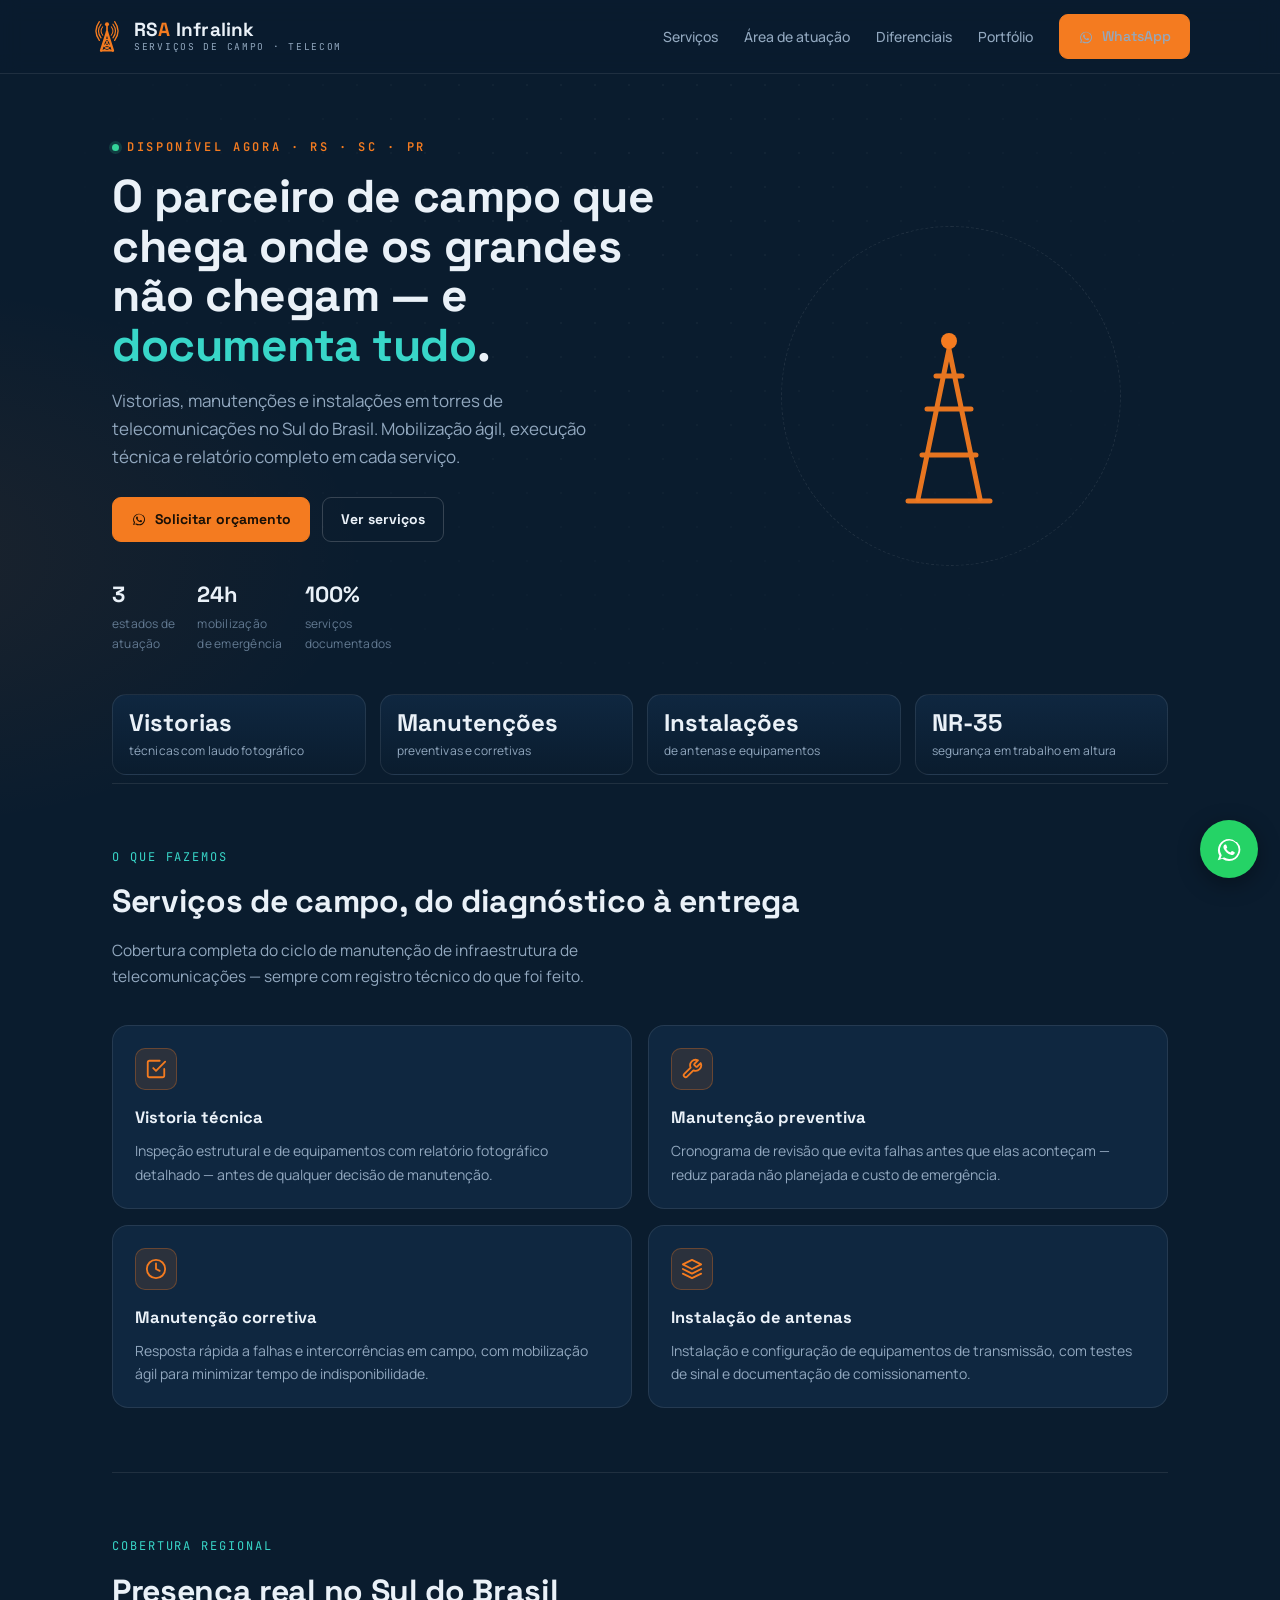
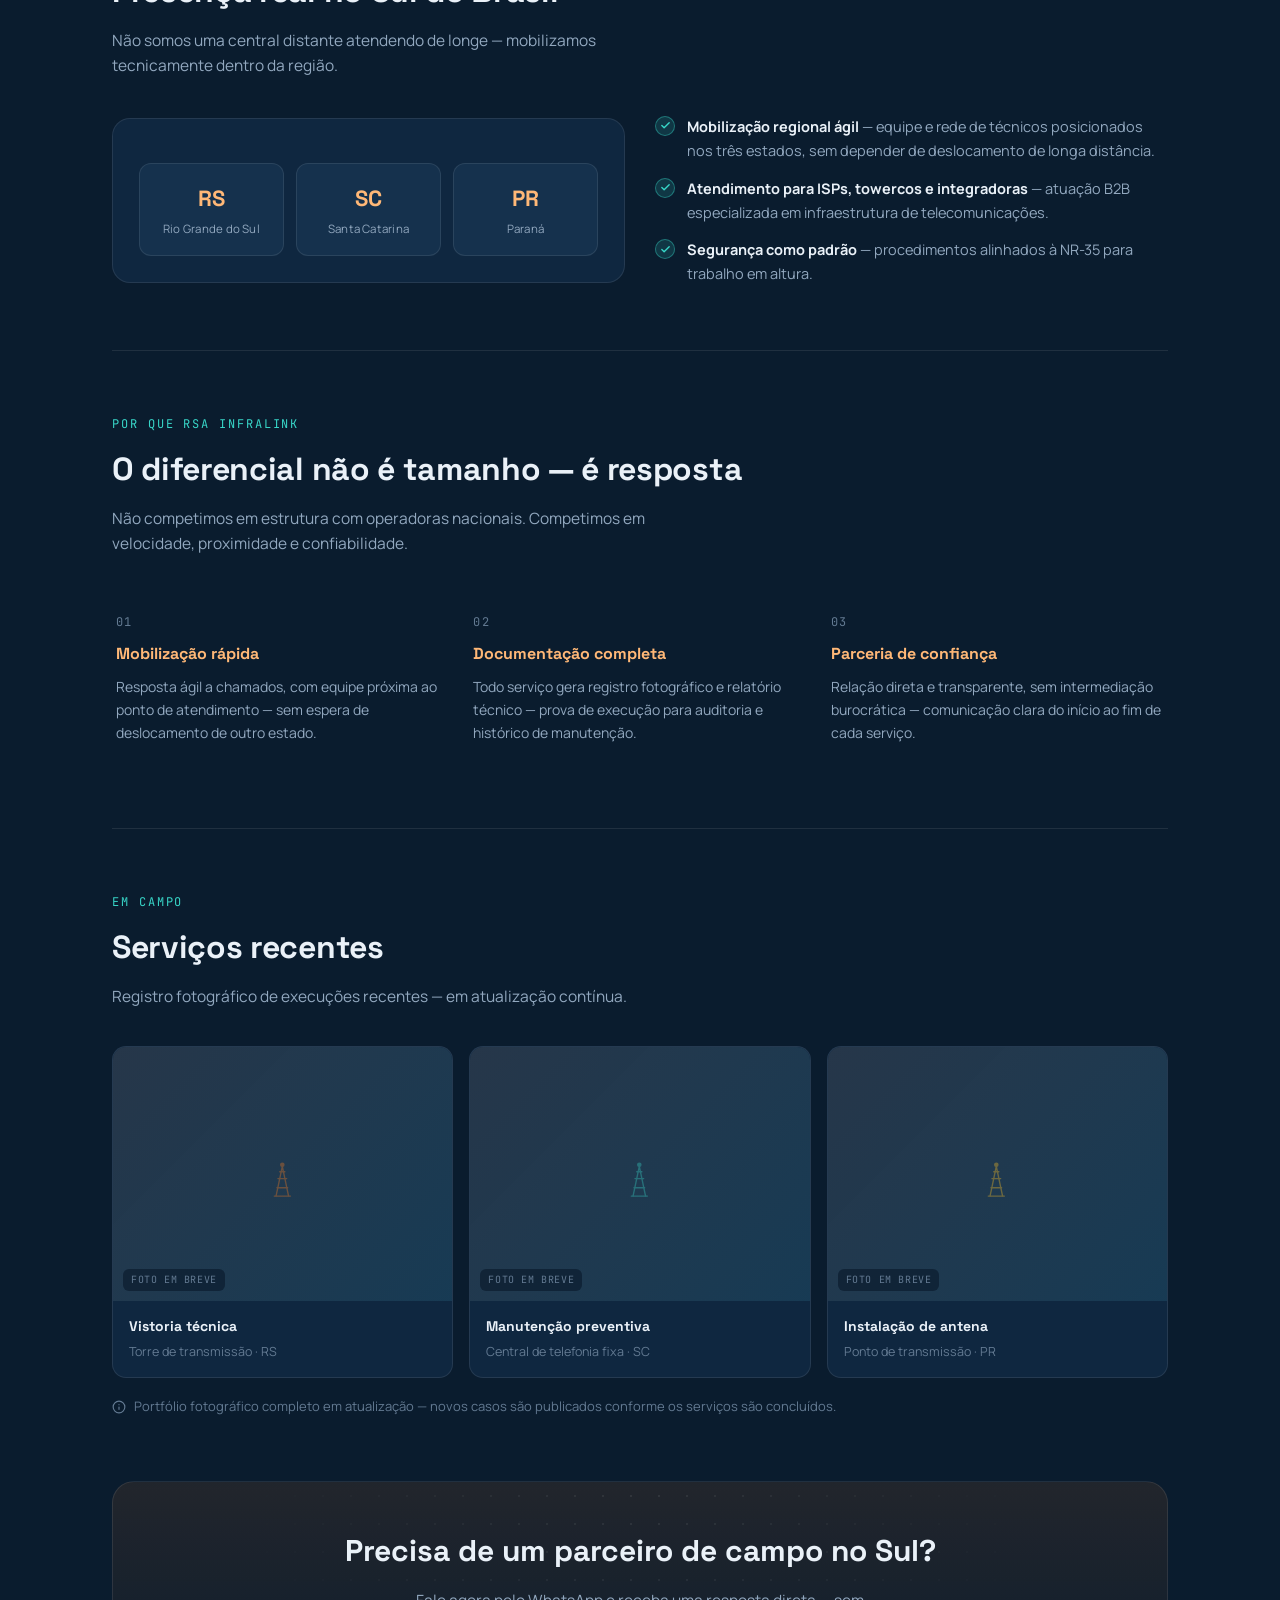
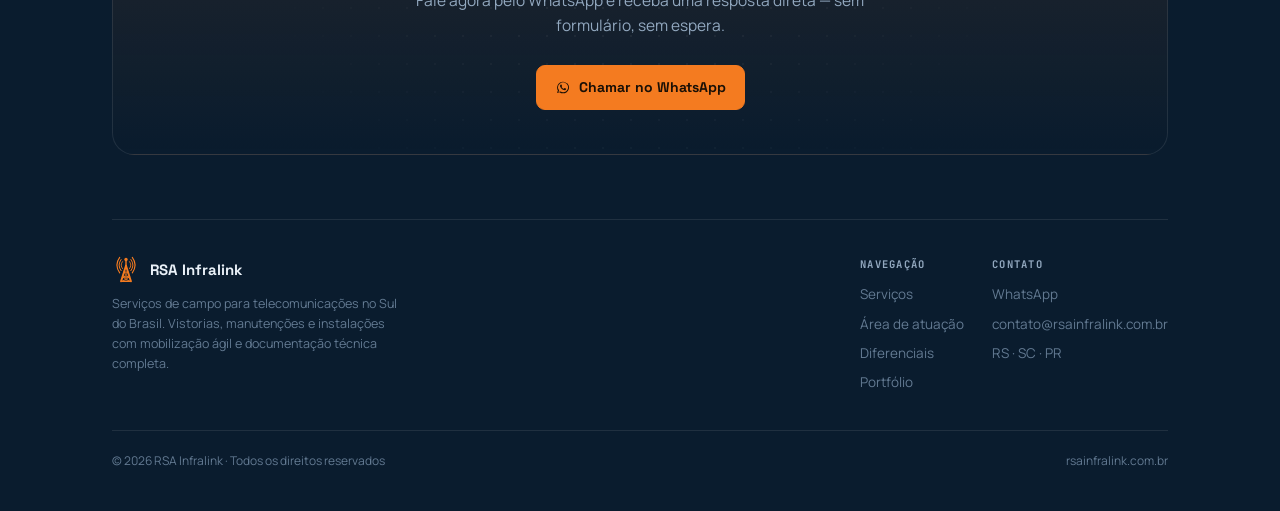
<file: index.html>
<!DOCTYPE html>
<!--
  ✅ DADOS DE CONTATO ATUALIZADOS:
  WhatsApp oficial: +55 47 99278-0061 (wa.me/5547992780061)
  E-mail oficial: contato@rsainfralink.com.br
-->
<html lang="pt-BR">
<head>
<meta charset="utf-8">
<meta name="viewport" content="width=device-width, initial-scale=1">
<title>RSA Infralink · Serviços de Campo para Telecomunicações — RS · SC · PR</title>
<meta name="description" content="Vistorias, manutenções e instalações em torres de telecomunicações no Sul do Brasil. Mobilização ágil, documentação técnica completa. Atendimento RS, SC e PR.">
<link rel="preconnect" href="https://fonts.googleapis.com">
<link rel="preconnect" href="https://fonts.gstatic.com" crossorigin>
<link href="https://fonts.googleapis.com/css2?family=Space+Grotesk:wght@500;600;700&family=Manrope:wght@400;500;600;700;800&family=JetBrains+Mono:wght@400;600&display=swap" rel="stylesheet">
<style>
:root{
  --bg:#0a1c2e; --bg2:#0f2740; --bg3:#15314d; --bg4:#1b3c5c;
  --line:rgba(255,255,255,.09); --line2:rgba(255,255,255,.18);
  --ink:#eaf1f8; --muted:#92a8bf; --faint:#637a92;
  --orange:#f47b20; --orange-soft:#ffb877;
  --cyan:#38d6c8; --green:#34d399; --amber:#fbbf24;
  --d-display:'Space Grotesk',system-ui,sans-serif;
  --d-body:'Manrope',system-ui,sans-serif;
  --d-mono:'JetBrains Mono',ui-monospace,monospace;
}
*{box-sizing:border-box}
html{scroll-behavior:smooth}
body{
  margin:0; background:
    radial-gradient(1200px 600px at 85% -10%, rgba(56,214,200,.07), transparent 60%),
    radial-gradient(900px 500px at -10% 15%, rgba(244,123,32,.08), transparent 55%),
    var(--bg);
  color:var(--ink); font-family:var(--d-body); font-size:16px; line-height:1.65;
  -webkit-font-smoothing:antialiased;
}
.network-bg{position:fixed; inset:0; z-index:0; opacity:.45; pointer-events:none;
  background-image:radial-gradient(rgba(255,255,255,.10) 1px, transparent 1.4px);
  background-size:34px 34px; mask-image:radial-gradient(circle at 50% 20%, #000 0%, transparent 70%);}
.wrap{position:relative; z-index:1; max-width:1100px; margin:0 auto; padding:0 22px}

/* ---------- Top bar ---------- */
.topbar{position:sticky; top:0; z-index:40; backdrop-filter:blur(10px);
  background:rgba(10,28,46,.85); border-bottom:1px solid var(--line)}
.topbar .row{display:flex; align-items:center; justify-content:space-between; gap:16px; padding:14px 0}
.brand{display:flex; align-items:center; gap:10px}
.brand svg{width:34px; height:34px; flex:0 0 auto}
.brand .word{font-family:var(--d-display); font-weight:700; font-size:19px; letter-spacing:.01em; line-height:1.1}
.brand .word b{color:var(--orange)}
.brand .word small{display:block; font-family:var(--d-mono); font-size:9.5px; font-weight:400; color:var(--muted); letter-spacing:.18em; margin-top:1px}
.topbar nav{display:flex; align-items:center; gap:26px}
.topbar nav a{color:var(--muted); text-decoration:none; font-size:14px; font-weight:500; transition:.15s}
.topbar nav a:hover{color:var(--ink)}
.cta-btn{display:inline-flex; align-items:center; gap:8px; background:var(--orange); color:#1a1006; font-family:var(--d-display); font-weight:700; font-size:14px; padding:10px 18px; border-radius:9px; text-decoration:none; white-space:nowrap; transition:.18s; border:1px solid var(--orange)}
.cta-btn:hover{background:var(--orange-soft); border-color:var(--orange-soft); transform:translateY(-1px)}
.cta-btn.ghost{background:transparent; color:var(--ink); border-color:var(--line2)}
.cta-btn.ghost:hover{border-color:var(--orange); color:var(--orange-soft); background:rgba(244,123,32,.08)}
.cta-btn svg{width:16px;height:16px}
.menu-toggle{display:none}

/* ---------- Hero ---------- */
.hero{padding:64px 0 40px; display:grid; grid-template-columns:1.15fr .85fr; gap:36px; align-items:center}
.eyebrow{font-family:var(--d-mono); font-size:12px; letter-spacing:.22em; text-transform:uppercase; color:var(--orange); font-weight:600; display:flex; align-items:center; gap:8px}
.eyebrow .dot{width:7px;height:7px;border-radius:50%;background:var(--green); box-shadow:0 0 0 3px rgba(52,211,153,.18)}
.hero h1{font-family:var(--d-display); font-weight:700; font-size:clamp(30px,4.6vw,46px); line-height:1.08; margin:14px 0 16px; letter-spacing:-.01em}
.hero h1 .accent{color:var(--cyan)}
.hero p.lead{color:var(--muted); font-size:17px; max-width:48ch; margin:0 0 26px}
.hero .ctas{display:flex; gap:12px; flex-wrap:wrap}
.hero .trust{display:flex; gap:22px; margin-top:34px; flex-wrap:wrap}
.hero .trust div{display:flex; flex-direction:column; gap:2px}
.hero .trust .n{font-family:var(--d-display); font-weight:700; font-size:22px; color:var(--ink)}
.hero .trust .l{font-size:12px; color:var(--faint); letter-spacing:.02em}

.tower-stage{display:flex; justify-content:center; align-items:center; min-height:280px; position:relative}
.tower{width:230px; height:260px; position:relative; z-index:2}
.arc{fill:none; stroke:var(--orange); stroke-width:8; stroke-linecap:round; opacity:0; transform-origin:115px 70px}
.signal .arc{animation:ping 3.2s ease-out infinite}
.signal .a2{animation-delay:.5s} .signal .a3{animation-delay:1s}
@keyframes ping{0%{opacity:0; transform:scale(.55)}18%{opacity:.95}70%{opacity:0; transform:scale(1.15)}100%{opacity:0}}
.tower .struct{stroke:var(--orange); stroke-width:5; fill:none; stroke-linecap:round; opacity:.95}
.tower .node{fill:var(--orange)}
.tower-ring{position:absolute; width:340px; height:340px; border:1px dashed var(--line2); border-radius:50%; z-index:1; opacity:.5}

/* ---------- Stat strip ---------- */
.stats{display:grid; grid-template-columns:repeat(4,1fr); gap:14px; margin:0 0 8px}
.stat{background:linear-gradient(180deg,var(--bg2),var(--bg)); border:1px solid var(--line); border-radius:14px; padding:16px 16px 14px}
.stat .n{font-family:var(--d-display); font-weight:700; font-size:24px; line-height:1; color:var(--ink)}
.stat .l{font-size:12px; color:var(--muted); margin-top:8px; letter-spacing:.01em; line-height:1.4}

/* ---------- Sections ---------- */
section{padding:64px 0; border-top:1px solid var(--line)}
.sec-tag{font-family:var(--d-mono); font-size:12px; color:var(--cyan); letter-spacing:.16em; text-transform:uppercase}
.sec-title{font-family:var(--d-display); font-weight:700; font-size:clamp(24px,3.6vw,32px); margin:8px 0 10px; letter-spacing:-.01em}
.sec-intro{color:var(--muted); max-width:60ch; margin:0 0 36px; font-size:15.5px}

/* serviços */
.services{display:grid; grid-template-columns:repeat(2,1fr); gap:16px}
.svc{background:var(--bg2); border:1px solid var(--line); border-radius:16px; padding:22px; transition:.18s}
.svc:hover{border-color:var(--line2); transform:translateY(-2px)}
.svc .ico{width:42px; height:42px; border-radius:10px; background:rgba(244,123,32,.12); border:1px solid rgba(244,123,32,.3); display:flex; align-items:center; justify-content:center; margin-bottom:14px}
.svc .ico svg{width:22px; height:22px; stroke:var(--orange)}
.svc h3{font-family:var(--d-display); font-size:16.5px; margin:0 0 8px}
.svc p{margin:0; color:var(--muted); font-size:14px}

/* área de atuação */
.coverage{display:grid; grid-template-columns:1fr 1fr; gap:30px; align-items:center}
.coverage-card{background:var(--bg2); border:1px solid var(--line); border-radius:18px; padding:26px}
.uf-grid{display:grid; grid-template-columns:repeat(3,1fr); gap:12px; margin-top:18px}
.uf{background:var(--bg3); border:1px solid var(--line); border-radius:12px; padding:16px 12px; text-align:center}
.uf .code{font-family:var(--d-display); font-weight:700; font-size:22px; color:var(--orange-soft)}
.uf .name{font-size:11.5px; color:var(--muted); margin-top:4px; letter-spacing:.02em}
.cov-list{display:flex; flex-direction:column; gap:14px}
.cov-item{display:flex; gap:12px; align-items:flex-start}
.cov-item .chk{flex:0 0 auto; width:20px; height:20px; border-radius:50%; background:rgba(56,214,200,.15); border:1px solid rgba(56,214,200,.4); display:flex; align-items:center; justify-content:center; margin-top:1px}
.cov-item .chk svg{width:11px; height:11px; stroke:var(--cyan)}
.cov-item p{margin:0; font-size:14.5px; color:var(--muted)}
.cov-item strong{color:var(--ink)}

/* diferenciais */
.diffs{display:grid; grid-template-columns:repeat(3,1fr); gap:16px}
.diff{padding:20px 4px}
.diff .num{font-family:var(--d-mono); font-size:12px; color:var(--faint); letter-spacing:.1em}
.diff h4{font-family:var(--d-display); font-size:16px; margin:8px 0 8px; color:var(--orange-soft)}
.diff p{margin:0; font-size:14px; color:var(--muted)}

/* portfólio placeholder */
.portfolio-grid{display:grid; grid-template-columns:repeat(3,1fr); gap:16px}
.pf-card{background:var(--bg2); border:1px solid var(--line); border-radius:14px; overflow:hidden}
.pf-photo{aspect-ratio:4/3; background:
    linear-gradient(135deg, rgba(244,123,32,.08), rgba(56,214,200,.06)),
    var(--bg3);
  display:flex; align-items:center; justify-content:center; position:relative}
.pf-photo svg{width:46px; height:46px; opacity:.35}
.pf-photo .tag{position:absolute; bottom:10px; left:10px; font-family:var(--d-mono); font-size:10px; color:var(--faint); background:rgba(10,28,46,.7); padding:3px 8px; border-radius:6px; letter-spacing:.06em}
.pf-body{padding:14px 16px}
.pf-body h5{margin:0 0 4px; font-family:var(--d-display); font-size:14px}
.pf-body p{margin:0; font-size:12.5px; color:var(--faint)}
.pf-note{margin-top:18px; font-size:13px; color:var(--faint); display:flex; align-items:center; gap:8px}
.pf-note svg{width:14px;height:14px; stroke:var(--faint)}

/* CTA final */
.cta-final{background:linear-gradient(180deg, rgba(244,123,32,.10), transparent); border:1px solid var(--line); border-radius:22px; padding:44px 36px; text-align:center; position:relative; overflow:hidden}
.cta-final::before{content:""; position:absolute; inset:0; background-image:radial-gradient(rgba(255,255,255,.08) 1px, transparent 1.4px); background-size:28px 28px; mask-image:radial-gradient(circle at 50% 0%, #000 0%, transparent 70%); pointer-events:none}
.cta-final h2{font-family:var(--d-display); font-weight:700; font-size:clamp(22px,3.2vw,30px); margin:0 0 12px; position:relative}
.cta-final p{color:var(--muted); max-width:50ch; margin:0 auto 26px; position:relative; font-size:15.5px}
.cta-final .ctas{display:flex; gap:12px; justify-content:center; flex-wrap:wrap; position:relative}

/* footer */
footer{padding:36px 0 40px; border-top:1px solid var(--line)}
.foot-grid{display:flex; justify-content:space-between; align-items:flex-start; flex-wrap:wrap; gap:24px}
.foot-brand{display:flex; align-items:center; gap:10px}
.foot-brand svg{width:28px;height:28px}
.foot-brand span{font-family:var(--d-display); font-weight:700; font-size:15px}
.foot-meta{color:var(--faint); font-size:12.5px; max-width:36ch; margin-top:10px; line-height:1.6}
.foot-links{display:flex; gap:28px; flex-wrap:wrap}
.foot-col h6{font-family:var(--d-mono); font-size:10.5px; color:var(--muted); text-transform:uppercase; letter-spacing:.12em; margin:0 0 10px}
.foot-col a{display:block; color:var(--faint); text-decoration:none; font-size:13.5px; margin-bottom:7px; transition:.15s}
.foot-col a:hover{color:var(--orange-soft)}
.foot-bottom{margin-top:30px; padding-top:20px; border-top:1px solid var(--line); color:var(--faint); font-size:12px; display:flex; justify-content:space-between; flex-wrap:wrap; gap:10px}

/* whatsapp float */
.wa-float{position:fixed; bottom:22px; right:22px; z-index:50; width:58px; height:58px; border-radius:50%; background:#25D366; display:flex; align-items:center; justify-content:center; box-shadow:0 6px 22px rgba(0,0,0,.35); transition:.2s; text-decoration:none}
.wa-float:hover{transform:scale(1.07)}
.wa-float svg{width:30px; height:30px; fill:#fff}

/* reveal */
.reveal{opacity:0; transform:translateY(18px); transition:opacity .6s ease, transform .6s ease}
.reveal.in{opacity:1; transform:none}

@media (max-width:860px){
  .topbar nav{display:none}
  .hero{grid-template-columns:1fr; padding-top:36px}
  .tower-stage{order:-1; min-height:200px}
  .stats{grid-template-columns:repeat(2,1fr)}
  .services{grid-template-columns:1fr}
  .coverage{grid-template-columns:1fr}
  .diffs{grid-template-columns:1fr}
  .portfolio-grid{grid-template-columns:1fr}
  .foot-grid{flex-direction:column}
  .foot-links{gap:30px}
}
@media (prefers-reduced-motion:reduce){
  *{animation:none!important; transition:none!important} html{scroll-behavior:auto}
  .reveal{opacity:1; transform:none}
}
</style>
</head>
<body>
<div class="network-bg"></div>

<div class="topbar">
  <div class="wrap row">
    <div class="brand">
      <svg viewBox="0 0 200 200" aria-hidden="true">
        <g stroke-linecap="round" stroke-linejoin="round">
          <path d="M 75,40 Q 55,65 75,90" fill="none" stroke="#f47b20" stroke-width="6"/>
          <path d="M 65,25 Q 35,65 65,105" fill="none" stroke="#f47b20" stroke-width="7"/>
          <path d="M 55,10 Q 15,65 55,120" fill="none" stroke="#f47b20" stroke-width="8"/>
          <path d="M 125,40 Q 145,65 125,90" fill="none" stroke="#f47b20" stroke-width="6"/>
          <path d="M 135,25 Q 165,65 135,105" fill="none" stroke="#f47b20" stroke-width="7"/>
          <path d="M 145,10 Q 185,65 145,120" fill="none" stroke="#f47b20" stroke-width="8"/>
          <line x1="100" y1="70" x2="100" y2="30" stroke="#f47b20" stroke-width="10"/>
          <circle cx="100" cy="25" r="12" fill="#f47b20"/>
          <line x1="100" y1="70" x2="65" y2="180" stroke="#f47b20" stroke-width="14"/>
          <line x1="100" y1="70" x2="135" y2="180" stroke="#f47b20" stroke-width="14"/>
          <line x1="86" y1="115" x2="114" y2="115" stroke="#f47b20" stroke-width="8"/>
          <line x1="75" y1="150" x2="125" y2="150" stroke="#f47b20" stroke-width="9"/>
          <line x1="66" y1="180" x2="134" y2="180" stroke="#f47b20" stroke-width="10"/>
          <line x1="86" y1="115" x2="114" y2="150" stroke="#f47b20" stroke-width="6"/>
          <line x1="114" y1="115" x2="86" y2="150" stroke="#f47b20" stroke-width="6"/>
          <line x1="75" y1="150" x2="125" y2="180" stroke="#f47b20" stroke-width="6"/>
          <line x1="125" y1="150" x2="75" y2="180" stroke="#f47b20" stroke-width="6"/>
        </g>
      </svg>
      <span class="word">RS<b>A</b> Infralink<small>SERVIÇOS DE CAMPO · TELECOM</small></span>
    </div>
    <nav aria-label="Navegação principal">
      <a href="#servicos">Serviços</a>
      <a href="#atuacao">Área de atuação</a>
      <a href="#diferenciais">Diferenciais</a>
      <a href="#portfolio">Portfólio</a>
      <a href="https://wa.me/5547992780061?text=Ol%C3%A1!%20Vim%20pelo%20site%20e%20gostaria%20de%20solicitar%20um%20or%C3%A7amento." class="cta-btn">
        <svg viewBox="0 0 24 24" fill="currentColor" aria-hidden="true"><path d="M17.6 6.3A8.86 8.86 0 0 0 12.06 4a8.94 8.94 0 0 0-7.74 13.4L3 21l3.7-1.27a8.93 8.93 0 0 0 5.36 1.8h0a8.94 8.94 0 0 0 6.32-15.23ZM12.06 19.9a7.4 7.4 0 0 1-3.77-1.04l-.27-.16-2.8.97.94-2.73-.18-.28a7.43 7.43 0 0 1 11.6-9.2 7.4 7.4 0 0 1-5.52 12.44Zm4.08-5.56c-.22-.11-1.32-.65-1.53-.73-.2-.08-.35-.11-.5.11-.15.22-.57.73-.7.88-.13.15-.26.16-.48.05a6.1 6.1 0 0 1-1.8-1.1 6.7 6.7 0 0 1-1.24-1.55c-.13-.22-.01-.34.1-.45.1-.1.22-.26.33-.4.11-.13.15-.22.22-.37.07-.15.04-.28-.02-.4-.06-.11-.5-1.2-.68-1.65-.18-.43-.36-.37-.5-.38h-.43a.82.82 0 0 0-.6.28 2.5 2.5 0 0 0-.78 1.86c0 1.1.8 2.16.91 2.31.11.15 1.57 2.4 3.8 3.36.53.23.95.37 1.27.47.54.17 1.02.15 1.41.09.43-.06 1.32-.54 1.5-1.06.19-.52.19-.96.13-1.06-.05-.1-.2-.16-.42-.27Z"/></svg>
        WhatsApp
      </a>
    </nav>
  </div>
</div>

<main class="wrap">

  <!-- HERO -->
  <header class="hero">
    <div>
      <div class="eyebrow reveal in"><span class="dot"></span>Disponível agora · RS · SC · PR</div>
      <h1 class="reveal in">O parceiro de campo que chega onde os grandes não chegam — e <span class="accent">documenta tudo</span>.</h1>
      <p class="lead reveal in">Vistorias, manutenções e instalações em torres de telecomunicações no Sul do Brasil. Mobilização ágil, execução técnica e relatório completo em cada serviço.</p>
      <div class="ctas reveal in">
        <a href="https://wa.me/5547992780061?text=Ol%C3%A1!%20Vim%20pelo%20site%20e%20gostaria%20de%20solicitar%20um%20or%C3%A7amento." class="cta-btn">
          <svg viewBox="0 0 24 24" fill="currentColor" aria-hidden="true"><path d="M17.6 6.3A8.86 8.86 0 0 0 12.06 4a8.94 8.94 0 0 0-7.74 13.4L3 21l3.7-1.27a8.93 8.93 0 0 0 5.36 1.8h0a8.94 8.94 0 0 0 6.32-15.23ZM12.06 19.9a7.4 7.4 0 0 1-3.77-1.04l-.27-.16-2.8.97.94-2.73-.18-.28a7.43 7.43 0 0 1 11.6-9.2 7.4 7.4 0 0 1-5.52 12.44Zm4.08-5.56c-.22-.11-1.32-.65-1.53-.73-.2-.08-.35-.11-.5.11-.15.22-.57.73-.7.88-.13.15-.26.16-.48.05a6.1 6.1 0 0 1-1.8-1.1 6.7 6.7 0 0 1-1.24-1.55c-.13-.22-.01-.34.1-.45.1-.1.22-.26.33-.4.11-.13.15-.22.22-.37.07-.15.04-.28-.02-.4-.06-.11-.5-1.2-.68-1.65-.18-.43-.36-.37-.5-.38h-.43a.82.82 0 0 0-.6.28 2.5 2.5 0 0 0-.78 1.86c0 1.1.8 2.16.91 2.31.11.15 1.57 2.4 3.8 3.36.53.23.95.37 1.27.47.54.17 1.02.15 1.41.09.43-.06 1.32-.54 1.5-1.06.19-.52.19-.96.13-1.06-.05-.1-.2-.16-.42-.27Z"/></svg>
          Solicitar orçamento
        </a>
        <a href="#servicos" class="cta-btn ghost">Ver serviços</a>
      </div>
      <div class="trust reveal in">
        <div><span class="n">3</span><span class="l">estados de<br>atuação</span></div>
        <div><span class="n">24h</span><span class="l">mobilização<br>de emergência</span></div>
        <div><span class="n">100%</span><span class="l">serviços<br>documentados</span></div>
      </div>
    </div>
    <div class="tower-stage">
      <div class="tower-ring"></div>
      <svg class="tower signal" viewBox="0 0 230 250" aria-hidden="true">
        <path class="arc a1" d="M138 70 a40 40 0 0 1 0 0" />
        <path class="arc a1" d="M136 46 A58 58 0 0 1 136 94" />
        <path class="arc a2" d="M147 32 A74 74 0 0 1 147 108" />
        <path class="arc a3" d="M158 18 A90 90 0 0 1 158 122" />
        <circle class="node" cx="113" cy="70" r="8"/>
        <path class="struct" d="M113 78 L82 228 M113 78 L144 228 M91 138 L135 138 M100 105 L126 105 M86 184 L140 184"/>
        <path class="struct" d="M72 230 L154 230"/>
      </svg>
    </div>
  </header>

  <!-- STATS -->
  <div class="stats reveal">
    <div class="stat"><div class="n">Vistorias</div><div class="l">técnicas com laudo fotográfico</div></div>
    <div class="stat"><div class="n">Manutenções</div><div class="l">preventivas e corretivas</div></div>
    <div class="stat"><div class="n">Instalações</div><div class="l">de antenas e equipamentos</div></div>
    <div class="stat"><div class="n">NR-35</div><div class="l">segurança em trabalho em altura</div></div>
  </div>

  <!-- SERVIÇOS -->
  <section id="servicos">
    <div class="sec-tag reveal">O que fazemos</div>
    <h2 class="sec-title reveal">Serviços de campo, do diagnóstico à entrega</h2>
    <p class="sec-intro reveal">Cobertura completa do ciclo de manutenção de infraestrutura de telecomunicações — sempre com registro técnico do que foi feito.</p>
    <div class="services">
      <div class="svc reveal">
        <div class="ico"><svg viewBox="0 0 24 24" fill="none" stroke-width="2" stroke-linecap="round" stroke-linejoin="round"><path d="M9 11l3 3L22 4"/><path d="M21 12v7a2 2 0 0 1-2 2H5a2 2 0 0 1-2-2V5a2 2 0 0 1 2-2h11"/></svg></div>
        <h3>Vistoria técnica</h3>
        <p>Inspeção estrutural e de equipamentos com relatório fotográfico detalhado — antes de qualquer decisão de manutenção.</p>
      </div>
      <div class="svc reveal">
        <div class="ico"><svg viewBox="0 0 24 24" fill="none" stroke-width="2" stroke-linecap="round" stroke-linejoin="round"><path d="M14.7 6.3a1 1 0 0 0 0 1.4l1.6 1.6a1 1 0 0 0 1.4 0l3.77-3.77a6 6 0 0 1-7.94 7.94l-6.91 6.91a2.12 2.12 0 0 1-3-3l6.91-6.91a6 6 0 0 1 7.94-7.94l-3.76 3.76z"/></svg></div>
        <h3>Manutenção preventiva</h3>
        <p>Cronograma de revisão que evita falhas antes que elas aconteçam — reduz parada não planejada e custo de emergência.</p>
      </div>
      <div class="svc reveal">
        <div class="ico"><svg viewBox="0 0 24 24" fill="none" stroke-width="2" stroke-linecap="round" stroke-linejoin="round"><circle cx="12" cy="12" r="10"/><path d="M12 6v6l4 2"/></svg></div>
        <h3>Manutenção corretiva</h3>
        <p>Resposta rápida a falhas e intercorrências em campo, com mobilização ágil para minimizar tempo de indisponibilidade.</p>
      </div>
      <div class="svc reveal">
        <div class="ico"><svg viewBox="0 0 24 24" fill="none" stroke-width="2" stroke-linecap="round" stroke-linejoin="round"><path d="M12 2L2 7l10 5 10-5-10-5z"/><path d="M2 17l10 5 10-5"/><path d="M2 12l10 5 10-5"/></svg></div>
        <h3>Instalação de antenas</h3>
        <p>Instalação e configuração de equipamentos de transmissão, com testes de sinal e documentação de comissionamento.</p>
      </div>
    </div>
  </section>

  <!-- ÁREA DE ATUAÇÃO -->
  <section id="atuacao">
    <div class="sec-tag reveal">Cobertura regional</div>
    <h2 class="sec-title reveal">Presença real no Sul do Brasil</h2>
    <p class="sec-intro reveal">Não somos uma central distante atendendo de longe — mobilizamos tecnicamente dentro da região.</p>
    <div class="coverage">
      <div class="coverage-card reveal">
        <div class="uf-grid">
          <div class="uf"><div class="code">RS</div><div class="name">Rio Grande do Sul</div></div>
          <div class="uf"><div class="code">SC</div><div class="name">Santa Catarina</div></div>
          <div class="uf"><div class="code">PR</div><div class="name">Paraná</div></div>
        </div>
      </div>
      <div class="cov-list reveal">
        <div class="cov-item"><div class="chk"><svg viewBox="0 0 24 24" fill="none" stroke="currentColor" stroke-width="3" stroke-linecap="round" stroke-linejoin="round"><polyline points="20 6 9 17 4 12"/></svg></div><p><strong>Mobilização regional ágil</strong> — equipe e rede de técnicos posicionados nos três estados, sem depender de deslocamento de longa distância.</p></div>
        <div class="cov-item"><div class="chk"><svg viewBox="0 0 24 24" fill="none" stroke="currentColor" stroke-width="3" stroke-linecap="round" stroke-linejoin="round"><polyline points="20 6 9 17 4 12"/></svg></div><p><strong>Atendimento para ISPs, towercos e integradoras</strong> — atuação B2B especializada em infraestrutura de telecomunicações.</p></div>
        <div class="cov-item"><div class="chk"><svg viewBox="0 0 24 24" fill="none" stroke="currentColor" stroke-width="3" stroke-linecap="round" stroke-linejoin="round"><polyline points="20 6 9 17 4 12"/></svg></div><p><strong>Segurança como padrão</strong> — procedimentos alinhados à NR-35 para trabalho em altura.</p></div>
      </div>
    </div>
  </section>

  <!-- DIFERENCIAIS -->
  <section id="diferenciais">
    <div class="sec-tag reveal">Por que RSA Infralink</div>
    <h2 class="sec-title reveal">O diferencial não é tamanho — é resposta</h2>
    <p class="sec-intro reveal">Não competimos em estrutura com operadoras nacionais. Competimos em velocidade, proximidade e confiabilidade.</p>
    <div class="diffs">
      <div class="diff reveal"><div class="num">01</div><h4>Mobilização rápida</h4><p>Resposta ágil a chamados, com equipe próxima ao ponto de atendimento — sem espera de deslocamento de outro estado.</p></div>
      <div class="diff reveal"><div class="num">02</div><h4>Documentação completa</h4><p>Todo serviço gera registro fotográfico e relatório técnico — prova de execução para auditoria e histórico de manutenção.</p></div>
      <div class="diff reveal"><div class="num">03</div><h4>Parceria de confiança</h4><p>Relação direta e transparente, sem intermediação burocrática — comunicação clara do início ao fim de cada serviço.</p></div>
    </div>
  </section>

  <!-- PORTFÓLIO (placeholder até envio das fotos) -->
  <section id="portfolio">
    <div class="sec-tag reveal">Em campo</div>
    <h2 class="sec-title reveal">Serviços recentes</h2>
    <p class="sec-intro reveal">Registro fotográfico de execuções recentes — em atualização contínua.</p>
    <div class="portfolio-grid">
      <div class="pf-card reveal">
        <div class="pf-photo">
          <svg viewBox="0 0 200 200" fill="none" stroke="#f47b20" stroke-width="6" stroke-linecap="round" stroke-linejoin="round"><path d="M97 67 L70 195 M97 67 L124 195 M78 120 L116 120 M86 90 L108 90 M74 160 L120 160"/><path d="M62 196 L132 196"/><circle cx="97" cy="60" r="7" fill="#f47b20"/></svg>
          <span class="tag">FOTO EM BREVE</span>
        </div>
        <div class="pf-body"><h5>Vistoria técnica</h5><p>Torre de transmissão · RS</p></div>
      </div>
      <div class="pf-card reveal">
        <div class="pf-photo">
          <svg viewBox="0 0 200 200" fill="none" stroke="#38d6c8" stroke-width="6" stroke-linecap="round" stroke-linejoin="round"><path d="M97 67 L70 195 M97 67 L124 195 M78 120 L116 120 M86 90 L108 90 M74 160 L120 160"/><path d="M62 196 L132 196"/><circle cx="97" cy="60" r="7" fill="#38d6c8"/></svg>
          <span class="tag">FOTO EM BREVE</span>
        </div>
        <div class="pf-body"><h5>Manutenção preventiva</h5><p>Central de telefonia fixa · SC</p></div>
      </div>
      <div class="pf-card reveal">
        <div class="pf-photo">
          <svg viewBox="0 0 200 200" fill="none" stroke="#fbbf24" stroke-width="6" stroke-linecap="round" stroke-linejoin="round"><path d="M97 67 L70 195 M97 67 L124 195 M78 120 L116 120 M86 90 L108 90 M74 160 L120 160"/><path d="M62 196 L132 196"/><circle cx="97" cy="60" r="7" fill="#fbbf24"/></svg>
          <span class="tag">FOTO EM BREVE</span>
        </div>
        <div class="pf-body"><h5>Instalação de antena</h5><p>Ponto de transmissão · PR</p></div>
      </div>
    </div>
    <div class="pf-note reveal">
      <svg viewBox="0 0 24 24" fill="none" stroke="currentColor" stroke-width="2" stroke-linecap="round" stroke-linejoin="round"><circle cx="12" cy="12" r="10"/><line x1="12" y1="16" x2="12" y2="12"/><line x1="12" y1="8" x2="12.01" y2="8"/></svg>
      Portfólio fotográfico completo em atualização — novos casos são publicados conforme os serviços são concluídos.
    </div>
  </section>

  <!-- CTA FINAL -->
  <section style="border-top:none; padding-top:0">
    <div class="cta-final reveal">
      <h2>Precisa de um parceiro de campo no Sul?</h2>
      <p>Fale agora pelo WhatsApp e receba uma resposta direta — sem formulário, sem espera.</p>
      <div class="ctas">
        <a href="https://wa.me/5547992780061?text=Ol%C3%A1!%20Vim%20pelo%20site%20e%20gostaria%20de%20solicitar%20um%20or%C3%A7amento." class="cta-btn">
          <svg viewBox="0 0 24 24" fill="currentColor" aria-hidden="true"><path d="M17.6 6.3A8.86 8.86 0 0 0 12.06 4a8.94 8.94 0 0 0-7.74 13.4L3 21l3.7-1.27a8.93 8.93 0 0 0 5.36 1.8h0a8.94 8.94 0 0 0 6.32-15.23ZM12.06 19.9a7.4 7.4 0 0 1-3.77-1.04l-.27-.16-2.8.97.94-2.73-.18-.28a7.43 7.43 0 0 1 11.6-9.2 7.4 7.4 0 0 1-5.52 12.44Zm4.08-5.56c-.22-.11-1.32-.65-1.53-.73-.2-.08-.35-.11-.5.11-.15.22-.57.73-.7.88-.13.15-.26.16-.48.05a6.1 6.1 0 0 1-1.8-1.1 6.7 6.7 0 0 1-1.24-1.55c-.13-.22-.01-.34.1-.45.1-.1.22-.26.33-.4.11-.13.15-.22.22-.37.07-.15.04-.28-.02-.4-.06-.11-.5-1.2-.68-1.65-.18-.43-.36-.37-.5-.38h-.43a.82.82 0 0 0-.6.28 2.5 2.5 0 0 0-.78 1.86c0 1.1.8 2.16.91 2.31.11.15 1.57 2.4 3.8 3.36.53.23.95.37 1.27.47.54.17 1.02.15 1.41.09.43-.06 1.32-.54 1.5-1.06.19-.52.19-.96.13-1.06-.05-.1-.2-.16-.42-.27Z"/></svg>
          Chamar no WhatsApp
        </a>
      </div>
    </div>
  </section>

  <footer>
    <div class="foot-grid">
      <div>
        <div class="foot-brand">
          <svg viewBox="0 0 200 200" aria-hidden="true">
            <g stroke-linecap="round" stroke-linejoin="round">
              <path d="M 75,40 Q 55,65 75,90" fill="none" stroke="#f47b20" stroke-width="6"/>
              <path d="M 65,25 Q 35,65 65,105" fill="none" stroke="#f47b20" stroke-width="7"/>
              <path d="M 55,10 Q 15,65 55,120" fill="none" stroke="#f47b20" stroke-width="8"/>
              <path d="M 125,40 Q 145,65 125,90" fill="none" stroke="#f47b20" stroke-width="6"/>
              <path d="M 135,25 Q 165,65 135,105" fill="none" stroke="#f47b20" stroke-width="7"/>
              <path d="M 145,10 Q 185,65 145,120" fill="none" stroke="#f47b20" stroke-width="8"/>
              <line x1="100" y1="70" x2="100" y2="30" stroke="#f47b20" stroke-width="10"/>
              <circle cx="100" cy="25" r="12" fill="#f47b20"/>
              <line x1="100" y1="70" x2="65" y2="180" stroke="#f47b20" stroke-width="14"/>
              <line x1="100" y1="70" x2="135" y2="180" stroke="#f47b20" stroke-width="14"/>
              <line x1="86" y1="115" x2="114" y2="115" stroke="#f47b20" stroke-width="8"/>
              <line x1="75" y1="150" x2="125" y2="150" stroke="#f47b20" stroke-width="9"/>
              <line x1="66" y1="180" x2="134" y2="180" stroke="#f47b20" stroke-width="10"/>
              <line x1="86" y1="115" x2="114" y2="150" stroke="#f47b20" stroke-width="6"/>
              <line x1="114" y1="115" x2="86" y2="150" stroke="#f47b20" stroke-width="6"/>
              <line x1="75" y1="150" x2="125" y2="180" stroke="#f47b20" stroke-width="6"/>
              <line x1="125" y1="150" x2="75" y2="180" stroke="#f47b20" stroke-width="6"/>
            </g>
          </svg>
          <span>RSA Infralink</span>
        </div>
        <p class="foot-meta">Serviços de campo para telecomunicações no Sul do Brasil. Vistorias, manutenções e instalações com mobilização ágil e documentação técnica completa.</p>
      </div>
      <div class="foot-links">
        <div class="foot-col">
          <h6>Navegação</h6>
          <a href="#servicos">Serviços</a>
          <a href="#atuacao">Área de atuação</a>
          <a href="#diferenciais">Diferenciais</a>
          <a href="#portfolio">Portfólio</a>
        </div>
        <div class="foot-col">
          <h6>Contato</h6>
          <a href="https://wa.me/5547992780061" target="_blank">WhatsApp</a>
          <a href="mailto:contato@rsainfralink.com.br" style="display:block; margin-top:7px">contato@rsainfralink.com.br</a>
          <span style="display:block; color:var(--faint); font-size:13.5px; margin-top:7px">RS · SC · PR</span>
        </div>
      </div>
    </div>
    <div class="foot-bottom">
      <span>© 2026 RSA Infralink · Todos os direitos reservados</span>
      <span>rsainfralink.com.br</span>
    </div>
  </footer>

</main>

<a href="https://wa.me/5547992780061?text=Ol%C3%A1!%20Vim%20pelo%20site%20e%20gostaria%20de%20solicitar%20um%20or%C3%A7amento." class="wa-float" aria-label="Falar no WhatsApp">
  <svg viewBox="0 0 24 24" aria-hidden="true"><path d="M17.6 6.3A8.86 8.86 0 0 0 12.06 4a8.94 8.94 0 0 0-7.74 13.4L3 21l3.7-1.27a8.93 8.93 0 0 0 5.36 1.8h0a8.94 8.94 0 0 0 6.32-15.23ZM12.06 19.9a7.4 7.4 0 0 1-3.77-1.04l-.27-.16-2.8.97.94-2.73-.18-.28a7.43 7.43 0 0 1 11.6-9.2 7.4 7.4 0 0 1-5.52 12.44Zm4.08-5.56c-.22-.11-1.32-.65-1.53-.73-.2-.08-.35-.11-.5.11-.15.22-.57.73-.7.88-.13.15-.26.16-.48.05a6.1 6.1 0 0 1-1.8-1.1 6.7 6.7 0 0 1-1.24-1.55c-.13-.22-.01-.34.1-.45.1-.1.22-.26.33-.4.11-.13.15-.22.22-.37.07-.15.04-.28-.02-.4-.06-.11-.5-1.2-.68-1.65-.18-.43-.36-.37-.5-.38h-.43a.82.82 0 0 0-.6.28 2.5 2.5 0 0 0-.78 1.86c0 1.1.8 2.16.91 2.31.11.15 1.57 2.4 3.8 3.36.53.23.95.37 1.27.47.54.17 1.02.15 1.41.09.43-.06 1.32-.54 1.5-1.06.19-.52.19-.96.13-1.06-.05-.1-.2-.16-.42-.27Z"/></svg>
</a>

<script>
const RM = window.matchMedia('(prefers-reduced-motion: reduce)').matches;
const io=new IntersectionObserver((es)=>es.forEach(e=>{if(e.isIntersecting){e.target.classList.add('in');io.unobserve(e.target);}}),{threshold:.12});
document.querySelectorAll('.reveal').forEach(el=>RM?el.classList.add('in'):io.observe(el));
</script>
</body>
</html>
</file>
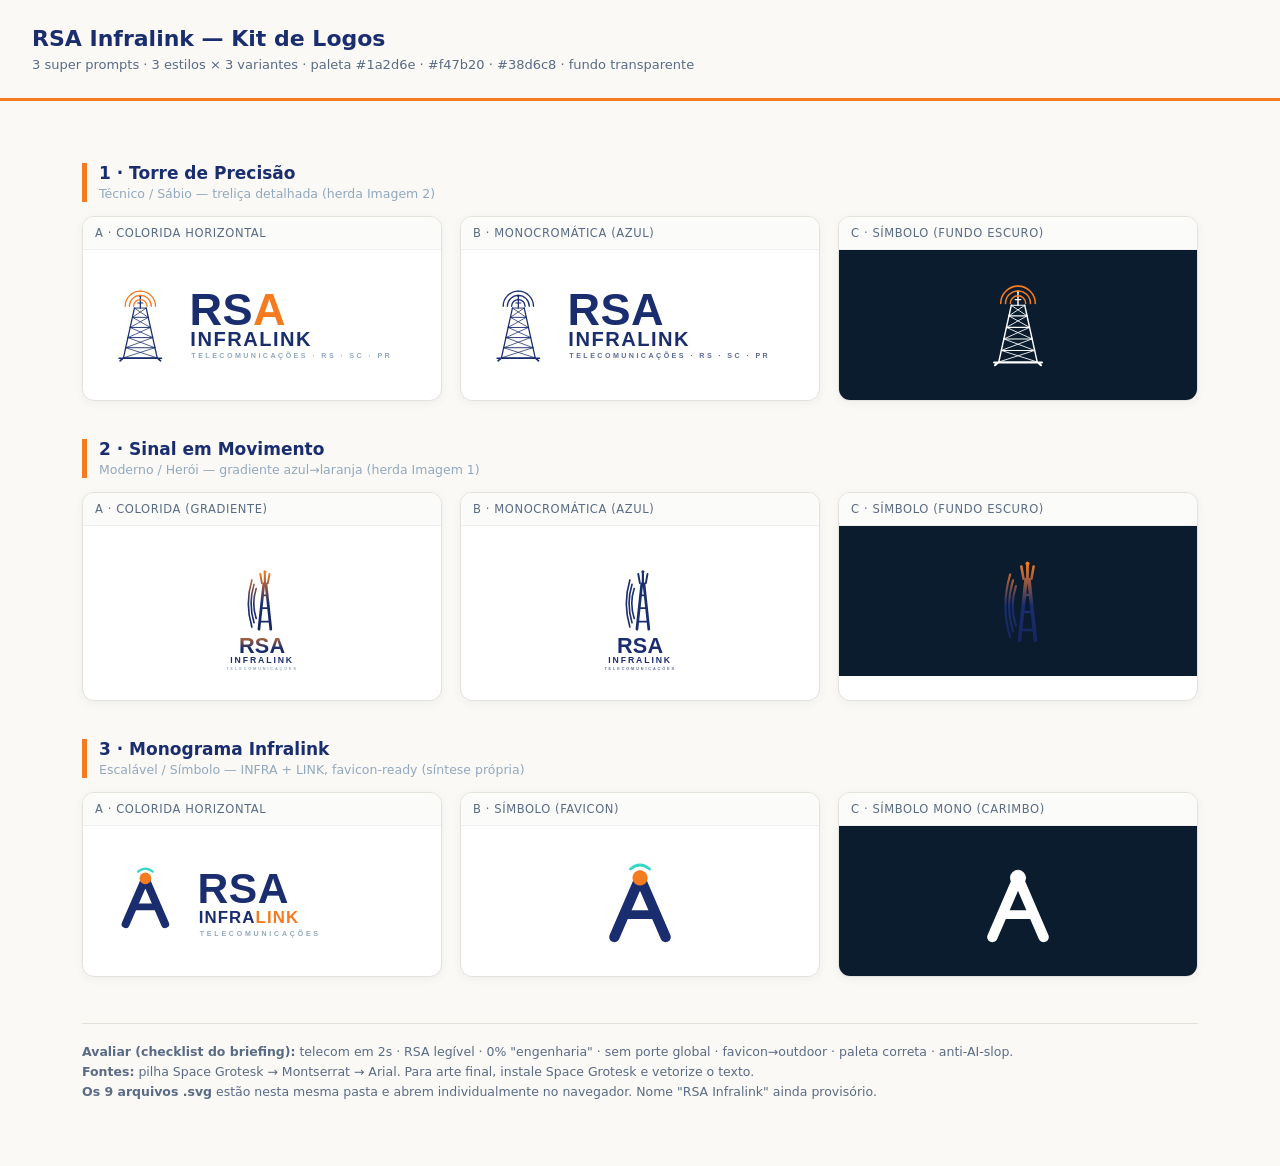
<file: arquivos-html/index.html>
<!doctype html>
<html lang="pt-BR">
<head>
<meta charset="utf-8">
<meta name="viewport" content="width=device-width, initial-scale=1">
<title>RSA Infralink — Contact Sheet (3 estilos × 3 variantes)</title>
<style>
  :root{ --navy:#1a2d6e; --orange:#f47b20; --gray:#92a8bf; --dark:#0a1c2e; --paper:#faf9f5; }
  *{box-sizing:border-box}
  body{margin:0;font-family:'Segoe UI',system-ui,Arial,sans-serif;background:var(--paper);color:var(--navy)}
  header{padding:26px 32px;border-bottom:3px solid var(--orange)}
  header h1{margin:0;font-size:22px}
  header p{margin:6px 0 0;color:#5a6b85;font-size:13px}
  .wrap{max-width:1180px;margin:0 auto;padding:24px 32px 64px}
  section{margin-top:38px}
  .style-h{border-left:5px solid var(--orange);padding-left:12px;margin-bottom:14px}
  .style-h h2{margin:0;font-size:17px}
  .style-h span{color:var(--gray);font-size:12.5px}
  .grid{display:grid;grid-template-columns:repeat(3,1fr);gap:18px}
  .card{border:1px solid #e3e1da;border-radius:12px;overflow:hidden;background:#fff;box-shadow:0 2px 10px rgba(20,40,90,.05)}
  .card .label{font-size:11.5px;letter-spacing:.6px;text-transform:uppercase;color:#5a6b85;padding:9px 12px;border-bottom:1px solid #eee;background:#fbfbf9}
  .stage{display:flex;align-items:center;justify-content:center;padding:22px;min-height:150px}
  .stage.dark{background:var(--dark)}
  .stage svg{max-width:100%;max-height:130px;height:auto;width:auto}
  .ico .stage svg{max-height:96px}
  footer{margin-top:46px;border-top:1px solid #e3e1da;padding-top:18px;color:#5a6b85;font-size:12.5px;line-height:1.6}
</style>
</head>
<body>
<svg width="0" height="0" style="position:absolute" aria-hidden="true"><defs>
  <linearGradient id="gTower" gradientUnits="userSpaceOnUse" x1="200" y1="300" x2="200" y2="88">
    <stop offset="0" stop-color="#16265f"/><stop offset="0.45" stop-color="#1a2d6e"/><stop offset="1" stop-color="#f47b20"/>
  </linearGradient>
  <linearGradient id="gText" x1="0" y1="0" x2="0" y2="1">
    <stop offset="0" stop-color="#f47b20"/><stop offset="0.6" stop-color="#1a2d6e"/><stop offset="1" stop-color="#16265f"/>
  </linearGradient>
</defs></svg>

<header>
  <h1>RSA Infralink — Kit de Logos</h1>
  <p>3 super prompts · 3 estilos × 3 variantes · paleta #1a2d6e · #f47b20 · #38d6c8 · fundo transparente</p>
</header>
<div class="wrap">

  <section>
    <div class="style-h"><h2>1 · Torre de Precisão</h2><span>Técnico / Sábio — treliça detalhada (herda Imagem 2)</span></div>
    <div class="grid">
      <div class="card"><div class="label">A · Colorida horizontal</div><div class="stage">
        <svg viewBox="0 0 640 200">
          <g transform="translate(-14,12) scale(0.86)">
            <g fill="none" stroke="#1a2d6e" stroke-linecap="round" stroke-linejoin="round">
              <path d="M60 180L86 62 M140 180L114 62 M100 62L100 34" stroke-width="3"/>
              <path d="M60 180L140 180 M65.3 156L134.7 156 M70.6 132L129.4 132 M75.9 108L124.1 108 M81.2 84L118.8 84 M86 62L114 62" stroke-width="2.2"/>
              <path d="M60 180L134.7 156 M140 180L65.3 156 M65.3 156L129.4 132 M134.7 156L70.6 132 M70.6 132L124.1 108 M129.4 132L75.9 108 M75.9 108L118.8 84 M124.1 108L81.2 84 M81.2 84L114 62 M118.8 84L86 62" stroke-width="1.8"/>
              <path d="M50 181L150 181 M60 180L52 187 M140 180L148 187" stroke-width="4"/>
              <path d="M94 50L106 50" stroke-width="2.4"/><circle cx="100" cy="33" r="2.2" fill="#1a2d6e"/>
            </g>
            <g fill="none" stroke="#f47b20" stroke-width="3.2" stroke-linecap="round">
              <path d="M84 58A16 16 0 0 1 100 42"/><path d="M74 58A26 26 0 0 1 100 32"/><path d="M64 58A36 36 0 0 1 100 22"/>
              <path d="M116 58A16 16 0 0 0 100 42"/><path d="M126 58A26 26 0 0 0 100 32"/><path d="M136 58A36 36 0 0 0 100 22"/>
            </g>
          </g>
          <g font-family="'Space Grotesk','Montserrat',Arial,sans-serif">
            <text x="172" y="100" font-size="92" font-weight="800" fill="#1a2d6e" letter-spacing="1">RS<tspan fill="#f47b20">A</tspan></text>
            <text x="174" y="142" font-size="41" font-weight="700" fill="#1a2d6e" letter-spacing="3">INFRALINK</text>
            <text x="176" y="167" font-size="14.5" font-weight="600" fill="#92a8bf" letter-spacing="5">TELECOMUNICAÇÕES · RS · SC · PR</text>
          </g>
        </svg>
      </div></div>
      <div class="card"><div class="label">B · Monocromática (azul)</div><div class="stage">
        <svg viewBox="0 0 640 200">
          <g transform="translate(-14,12) scale(0.86)">
            <g fill="none" stroke="#1a2d6e" stroke-linecap="round" stroke-linejoin="round">
              <path d="M60 180L86 62 M140 180L114 62 M100 62L100 34" stroke-width="3"/>
              <path d="M60 180L140 180 M65.3 156L134.7 156 M70.6 132L129.4 132 M75.9 108L124.1 108 M81.2 84L118.8 84 M86 62L114 62" stroke-width="2.2"/>
              <path d="M60 180L134.7 156 M140 180L65.3 156 M65.3 156L129.4 132 M134.7 156L70.6 132 M70.6 132L124.1 108 M129.4 132L75.9 108 M75.9 108L118.8 84 M124.1 108L81.2 84 M81.2 84L114 62 M118.8 84L86 62" stroke-width="1.8"/>
              <path d="M50 181L150 181 M60 180L52 187 M140 180L148 187" stroke-width="4"/>
              <path d="M94 50L106 50" stroke-width="2.4"/><circle cx="100" cy="33" r="2.2" fill="#1a2d6e"/>
              <g stroke-width="3.2"><path d="M84 58A16 16 0 0 1 100 42"/><path d="M74 58A26 26 0 0 1 100 32"/><path d="M64 58A36 36 0 0 1 100 22"/><path d="M116 58A16 16 0 0 0 100 42"/><path d="M126 58A26 26 0 0 0 100 32"/><path d="M136 58A36 36 0 0 0 100 22"/></g>
            </g>
          </g>
          <g font-family="'Space Grotesk','Montserrat',Arial,sans-serif">
            <text x="172" y="100" font-size="92" font-weight="800" fill="#1a2d6e" letter-spacing="1">RSA</text>
            <text x="174" y="142" font-size="41" font-weight="700" fill="#1a2d6e" letter-spacing="3">INFRALINK</text>
            <text x="176" y="167" font-size="14.5" font-weight="600" fill="#1a2d6e" letter-spacing="5" opacity="0.7">TELECOMUNICAÇÕES · RS · SC · PR</text>
          </g>
        </svg>
      </div></div>
      <div class="card ico"><div class="label">C · Símbolo (fundo escuro)</div><div class="stage dark">
        <svg viewBox="0 0 200 200">
          <g transform="translate(0,-3)">
            <g fill="none" stroke="#ffffff" stroke-linecap="round" stroke-linejoin="round">
              <path d="M60 180L86 62 M140 180L114 62 M100 62L100 34" stroke-width="3"/>
              <path d="M60 180L140 180 M65.3 156L134.7 156 M70.6 132L129.4 132 M75.9 108L124.1 108 M81.2 84L118.8 84 M86 62L114 62" stroke-width="2.2"/>
              <path d="M60 180L134.7 156 M140 180L65.3 156 M65.3 156L129.4 132 M134.7 156L70.6 132 M70.6 132L124.1 108 M129.4 132L75.9 108 M75.9 108L118.8 84 M124.1 108L81.2 84 M81.2 84L114 62 M118.8 84L86 62" stroke-width="1.8"/>
              <path d="M50 181L150 181 M60 180L52 187 M140 180L148 187" stroke-width="4"/>
              <path d="M94 50L106 50" stroke-width="2.4"/><circle cx="100" cy="33" r="2.2" fill="#ffffff"/>
            </g>
            <g fill="none" stroke="#f47b20" stroke-width="3.2" stroke-linecap="round">
              <path d="M84 58A16 16 0 0 1 100 42"/><path d="M74 58A26 26 0 0 1 100 32"/><path d="M64 58A36 36 0 0 1 100 22"/>
              <path d="M116 58A16 16 0 0 0 100 42"/><path d="M126 58A26 26 0 0 0 100 32"/><path d="M136 58A36 36 0 0 0 100 22"/>
            </g>
          </g>
        </svg>
      </div></div>
    </div>
  </section>

  <section>
    <div class="style-h"><h2>2 · Sinal em Movimento</h2><span>Moderno / Herói — gradiente azul→laranja (herda Imagem 1)</span></div>
    <div class="grid">
      <div class="card"><div class="label">A · Colorida (gradiente)</div><div class="stage">
        <svg viewBox="0 0 400 480">
          <g transform="translate(10,0)" fill="none" stroke-linecap="round" stroke-linejoin="round">
            <g stroke="url(#gTower)">
              <path d="M178 300L196 132 M222 300L204 132" stroke-width="10"/>
              <path d="M184 272L216 272 M190 222L210 222 M195 175L205 175" stroke-width="7"/>
              <path d="M200 132L200 92" stroke-width="8"/><path d="M189 130L183 96 M211 130L217 96" stroke-width="7"/>
              <circle cx="200" cy="88" r="5" fill="url(#gTower)"/>
            </g>
            <g stroke="url(#gTower)" stroke-width="6"><path d="M168 150Q150 205 168 260"/><path d="M160 134Q138 205 160 276"/><path d="M152 118Q126 205 152 292"/></g>
          </g>
          <g font-family="'Space Grotesk','Montserrat',Arial,sans-serif" text-anchor="middle">
            <text x="200" y="388" font-size="80" font-weight="800" fill="url(#gText)" letter-spacing="1">RSA</text>
            <text x="200" y="424" font-size="32" font-weight="700" fill="#1a2d6e" letter-spacing="7">INFRALINK</text>
            <text x="200" y="452" font-size="14" font-weight="600" fill="#92a8bf" letter-spacing="7">TELECOMUNICAÇÕES</text>
          </g>
        </svg>
      </div></div>
      <div class="card"><div class="label">B · Monocromática (azul)</div><div class="stage">
        <svg viewBox="0 0 400 480">
          <g transform="translate(10,0)" fill="none" stroke="#1a2d6e" stroke-linecap="round" stroke-linejoin="round">
            <g><path d="M178 300L196 132 M222 300L204 132" stroke-width="10"/>
              <path d="M184 272L216 272 M190 222L210 222 M195 175L205 175" stroke-width="7"/>
              <path d="M200 132L200 92" stroke-width="8"/><path d="M189 130L183 96 M211 130L217 96" stroke-width="7"/>
              <circle cx="200" cy="88" r="5" fill="#1a2d6e"/></g>
            <g stroke-width="6"><path d="M168 150Q150 205 168 260"/><path d="M160 134Q138 205 160 276"/><path d="M152 118Q126 205 152 292"/></g>
          </g>
          <g font-family="'Space Grotesk','Montserrat',Arial,sans-serif" text-anchor="middle">
            <text x="200" y="388" font-size="80" font-weight="800" fill="#1a2d6e" letter-spacing="1">RSA</text>
            <text x="200" y="424" font-size="32" font-weight="700" fill="#1a2d6e" letter-spacing="7">INFRALINK</text>
            <text x="200" y="452" font-size="14" font-weight="600" fill="#1a2d6e" letter-spacing="7" opacity="0.7">TELECOMUNICAÇÕES</text>
          </g>
        </svg>
      </div></div>
      <div class="card ico"><div class="label">C · Símbolo (fundo escuro)</div><div class="stage dark">
        <svg viewBox="0 0 240 240">
          <g transform="translate(-36.9,-52.9) scale(0.903)" fill="none" stroke-linecap="round" stroke-linejoin="round">
            <g stroke="url(#gTower)">
              <path d="M178 300L196 132 M222 300L204 132" stroke-width="10"/>
              <path d="M184 272L216 272 M190 222L210 222 M195 175L205 175" stroke-width="7"/>
              <path d="M200 132L200 92" stroke-width="8"/><path d="M189 130L183 96 M211 130L217 96" stroke-width="7"/>
              <circle cx="200" cy="88" r="5" fill="url(#gTower)"/>
            </g>
            <g stroke="url(#gTower)" stroke-width="6"><path d="M168 150Q150 205 168 260"/><path d="M160 134Q138 205 160 276"/><path d="M152 118Q126 205 152 292"/></g>
          </g>
        </svg>
      </div></div>
    </div>
  </section>

  <section>
    <div class="style-h"><h2>3 · Monograma Infralink</h2><span>Escalável / Símbolo — INFRA + LINK, favicon-ready (síntese própria)</span></div>
    <div class="grid">
      <div class="card"><div class="label">A · Colorida horizontal</div><div class="stage">
        <svg viewBox="0 0 560 180">
          <g transform="translate(6,16) scale(1.1)" fill="none" stroke-linecap="round" stroke-linejoin="round">
            <path d="M28 104L60 30 M92 104L60 30" stroke="#1a2d6e" stroke-width="13"/>
            <path d="M40 76L80 76" stroke="#1a2d6e" stroke-width="11"/>
            <path d="M48 19Q60 9 72 19" stroke="#38d6c8" stroke-width="3.5"/>
            <circle cx="60" cy="30" r="9.5" fill="#f47b20"/>
          </g>
          <g font-family="'Space Grotesk','Montserrat',Arial,sans-serif">
            <text x="165" y="92" font-size="76" font-weight="800" fill="#1a2d6e" letter-spacing="1">RSA</text>
            <text x="167" y="128" font-size="30" font-weight="600" letter-spacing="2"><tspan fill="#1a2d6e">INFRA</tspan><tspan fill="#f47b20" font-weight="700">LINK</tspan></text>
            <text x="169" y="151" font-size="12.5" font-weight="600" fill="#92a8bf" letter-spacing="5">TELECOMUNICAÇÕES</text>
          </g>
        </svg>
      </div></div>
      <div class="card ico"><div class="label">B · Símbolo (favicon)</div><div class="stage">
        <svg viewBox="0 0 120 120">
          <g transform="translate(0,1)" fill="none" stroke-linecap="round" stroke-linejoin="round">
            <path d="M28 104L60 30 M92 104L60 30" stroke="#1a2d6e" stroke-width="13"/>
            <path d="M40 76L80 76" stroke="#1a2d6e" stroke-width="11"/>
            <path d="M48 19Q60 9 72 19" stroke="#38d6c8" stroke-width="3.5"/>
            <circle cx="60" cy="30" r="9.5" fill="#f47b20"/>
          </g>
        </svg>
      </div></div>
      <div class="card ico"><div class="label">C · Símbolo mono (carimbo)</div><div class="stage dark">
        <svg viewBox="0 0 120 120">
          <g transform="translate(0,1)" fill="none" stroke="#ffffff" stroke-linecap="round" stroke-linejoin="round">
            <path d="M28 104L60 30 M92 104L60 30" stroke-width="13"/>
            <path d="M40 76L80 76" stroke-width="11"/>
            <circle cx="60" cy="30" r="9.5" fill="#ffffff"/>
          </g>
        </svg>
      </div></div>
    </div>
  </section>

  <footer>
    <strong>Avaliar (checklist do briefing):</strong> telecom em 2s · RSA legível · 0% "engenharia" · sem porte global · favicon→outdoor · paleta correta · anti-AI-slop.<br>
    <strong>Fontes:</strong> pilha Space Grotesk → Montserrat → Arial. Para arte final, instale Space Grotesk e vetorize o texto.<br>
    <strong>Os 9 arquivos .svg</strong> estão nesta mesma pasta e abrem individualmente no navegador. Nome "RSA Infralink" ainda provisório.
  </footer>
</div>
</body>
</html>
</file>
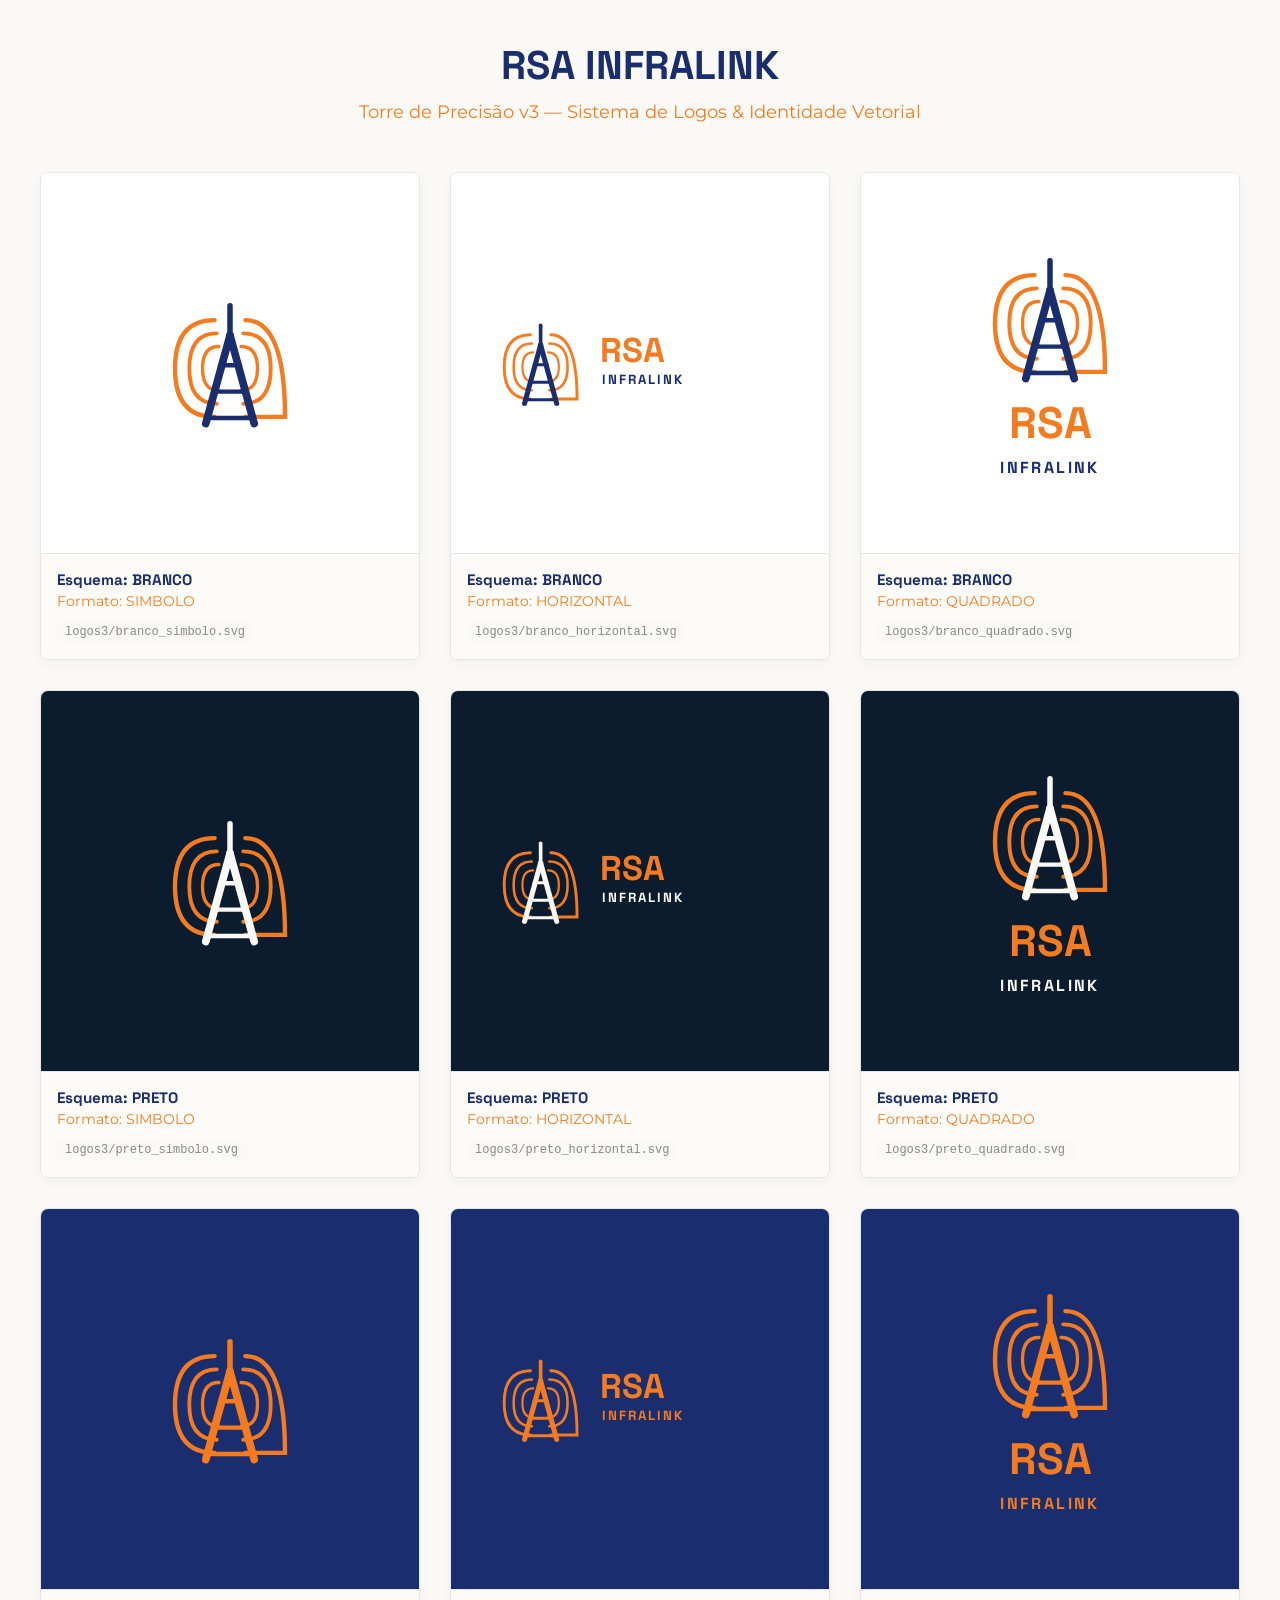
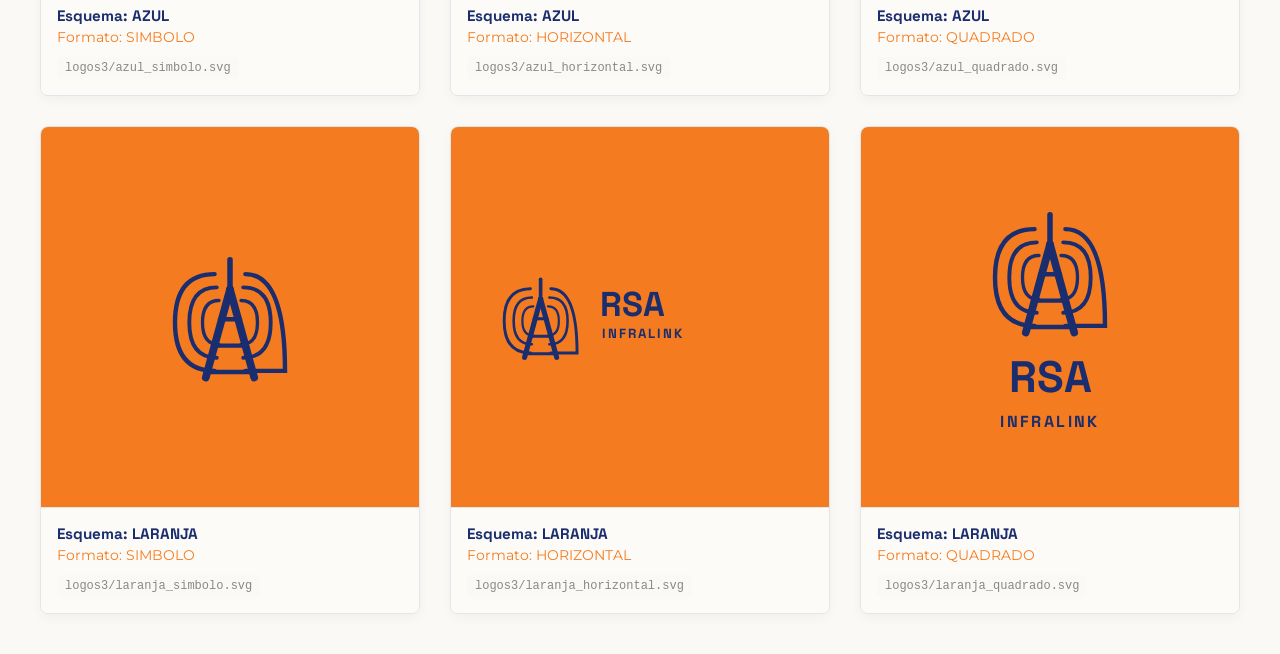
<file: arquivos-html/logos2_index.html>
<!DOCTYPE html>
<html lang="pt-BR">
<head>
  <meta charset="UTF-8">
  <meta name="viewport" content="width=device-width, initial-scale=1.0">
  <title>RSA INFRALINK — Kit de Logos v3</title>
  <style>
    body {
      font-family: 'Montserrat', sans-serif;
      background-color: #faf9f5;
      color: #0a1c2e;
      margin: 0;
      padding: 40px 20px;
    }
    .header {
      text-align: center;
      max-width: 800px;
      margin: 0 auto 50px auto;
    }
    .header h1 {
      font-family: 'Space Grotesk', sans-serif;
      font-size: 2.5rem;
      font-weight: 800;
      color: #1a2d6e;
      margin: 0 0 10px 0;
    }
    .header p {
      font-size: 1.1rem;
      color: #f47b20;
      margin: 0;
    }
    .grid {
      display: grid;
      grid-template-columns: repeat(3, 1fr);
      gap: 30px;
      max-width: 1200px;
      margin: 0 auto;
    }
    @media (max-width: 992px) {
      .grid { grid-template-columns: repeat(2, 1fr); }
    }
    @media (max-width: 600px) {
      .grid { grid-template-columns: 1fr; }
    }
    .card {
      background: #ffffff;
      border: 1px solid #e1e6eb;
      border-radius: 8px;
      overflow: hidden;
      box-shadow: 0 4px 12px rgba(10, 28, 46, 0.04);
      display: flex;
      flex-direction: column;
    }
    .preview {
      padding: 30px;
      display: flex;
      align-items: center;
      justify-content: center;
      flex-grow: 1;
      min-height: 220px;
    }
    .preview svg {
      max-width: 100%;
      height: auto;
    }
    .meta {
      padding: 16px;
      background: #fdfbf7;
      border-top: 1px solid #e1e6eb;
    }
    .title {
      font-family: 'Space Grotesk', sans-serif;
      font-weight: 700;
      font-size: 0.95rem;
      color: #1a2d6e;
    }
    .subtitle {
      font-size: 0.85rem;
      color: #f47b20;
      margin: 4px 0;
    }
    .path {
      font-family: monospace;
      font-size: 0.75rem;
      color: #888;
      background: #faf9f5;
      padding: 4px 8px;
      border-radius: 4px;
      margin-top: 8px;
      display: inline-block;
    }
  </style>
</head>
<body>
  <div class="header">
    <h1>RSA INFRALINK</h1>
    <p>Torre de Precisão v3 — Sistema de Logos &amp; Identidade Vetorial</p>
  </div>
  <div class="grid">
    
    <div class="card">
      <div class="preview" style="background: #ffffff;">
        <svg xmlns="http://www.w3.org/2000/svg" viewBox="0 0 200 200" width="200" height="200">
  <rect width="100%" height="100%" fill="#ffffff"/>
  <g transform="translate(100, 100) scale(1.1)">
    <!-- Ondas de Transmissão Esquerda (Q-bezier) -->
    <path d="M -10,-15 Q -25,-15 -25,5 Q -25,25 -10,25" fill="none" stroke="#f47b20" stroke-width="3" stroke-linecap="round"/>
    <path d="M -12,-27 Q -37,-27 -37,5 Q -37,37 -12,37" fill="none" stroke="#f47b20" stroke-width="3.5" stroke-linecap="round"/>
    <path d="M -14,-39 Q -50,-39 -50,5 Q -50,49 -14,49" fill="none" stroke="#f47b20" stroke-width="4" stroke-linecap="round"/>
    
    <!-- Ondas de Transmissão Direita (Q-bezier) -->
    <path d="M 10,-15 Q 25,-15 25,5 Q 25,25 10,25" fill="none" stroke="#f47b20" stroke-width="3" stroke-linecap="round"/>
    <path d="M 12,-27 Q 37,-27 37,5 Q 37,37 12,37" fill="none" stroke="#f47b20" stroke-width="3.5" stroke-linecap="round"/>
    <path d="M 14,-39 Q 50,-39 50,49 Q 50,49 14,49" fill="none" stroke="#f47b20" stroke-width="4" stroke-linecap="round"/>

    <!-- Estrutura da Torre v3 de Alta Precisão -->
    <!-- Prumos Diagonais ROBUSTOS -->
    <line x1="0" y1="-25" x2="-22" y2="55" stroke="#1a2d6e" stroke-width="7" stroke-linecap="round"/>
    <line x1="0" y1="-25" x2="22" y2="55" stroke="#1a2d6e" stroke-width="7" stroke-linecap="round"/>
    
    <!-- Mastro Vertical Fino Superior -->
    <line x1="0" y1="-25" x2="0" y2="-52" stroke="#1a2d6e" stroke-width="5" stroke-linecap="round"/>
    
    <!-- 3 Travessas Horizontais Requisitadas -->
    <line x1="-9" y1="2" x2="9" y2="2" stroke="#1a2d6e" stroke-width="4" stroke-linecap="round"/>
    <line x1="-15" y1="26" x2="15" y2="26" stroke="#1a2d6e" stroke-width="4" stroke-linecap="round"/>
    <line x1="-21" y1="50" x2="21" y2="50" stroke="#1a2d6e" stroke-width="4" stroke-linecap="round"/>
  </g>
</svg>
      </div>
      <div class="meta">
        <div class="title">Esquema: BRANCO</div>
        <div class="subtitle">Formato: SIMBOLO</div>
        <div class="path">logos3/branco_simbolo.svg</div>
      </div>
    </div>
    <div class="card">
      <div class="preview" style="background: #ffffff;">
        <svg xmlns="http://www.w3.org/2000/svg" viewBox="0 0 480 200" width="480" height="200">
  <defs>
    <style>
      @import url('https://fonts.googleapis.com/css2?family=Montserrat:wght@500&amp;family=Space+Grotesk:wght@700;800&amp;display=swap');
      .rsa-text { font-family: 'Space Grotesk', 'Montserrat', Arial, sans-serif; font-weight: 800; text-transform: uppercase; }
      .infra-text { font-family: 'Space Grotesk', 'Montserrat', Arial, sans-serif; font-weight: 700; text-transform: uppercase; letter-spacing: 0.15em; }
    </style>
  </defs>
  <rect width="100%" height="100%" fill="#ffffff"/>
  <g transform="translate(90, 100) scale(1.1)">
    <!-- Ondas de Transmissão Esquerda (Q-bezier) -->
    <path d="M -10,-15 Q -25,-15 -25,5 Q -25,25 -10,25" fill="none" stroke="#f47b20" stroke-width="3" stroke-linecap="round"/>
    <path d="M -12,-27 Q -37,-27 -37,5 Q -37,37 -12,37" fill="none" stroke="#f47b20" stroke-width="3.5" stroke-linecap="round"/>
    <path d="M -14,-39 Q -50,-39 -50,5 Q -50,49 -14,49" fill="none" stroke="#f47b20" stroke-width="4" stroke-linecap="round"/>
    
    <!-- Ondas de Transmissão Direita (Q-bezier) -->
    <path d="M 10,-15 Q 25,-15 25,5 Q 25,25 10,25" fill="none" stroke="#f47b20" stroke-width="3" stroke-linecap="round"/>
    <path d="M 12,-27 Q 37,-27 37,5 Q 37,37 12,37" fill="none" stroke="#f47b20" stroke-width="3.5" stroke-linecap="round"/>
    <path d="M 14,-39 Q 50,-39 50,49 Q 50,49 14,49" fill="none" stroke="#f47b20" stroke-width="4" stroke-linecap="round"/>

    <!-- Estrutura da Torre v3 de Alta Precisão -->
    <!-- Prumos Diagonais ROBUSTOS -->
    <line x1="0" y1="-25" x2="-22" y2="55" stroke="#1a2d6e" stroke-width="7" stroke-linecap="round"/>
    <line x1="0" y1="-25" x2="22" y2="55" stroke="#1a2d6e" stroke-width="7" stroke-linecap="round"/>
    
    <!-- Mastro Vertical Fino Superior -->
    <line x1="0" y1="-25" x2="0" y2="-52" stroke="#1a2d6e" stroke-width="5" stroke-linecap="round"/>
    
    <!-- 3 Travessas Horizontais Requisitadas -->
    <line x1="-9" y1="2" x2="9" y2="2" stroke="#1a2d6e" stroke-width="4" stroke-linecap="round"/>
    <line x1="-15" y1="26" x2="15" y2="26" stroke="#1a2d6e" stroke-width="4" stroke-linecap="round"/>
    <line x1="-21" y1="50" x2="21" y2="50" stroke="#1a2d6e" stroke-width="4" stroke-linecap="round"/>
  </g>
  <text x="180" y="98" fill="#f47b20" class="rsa-text" font-size="52">RSA</text>
  <text x="183" y="132" fill="#1a2d6e" class="infra-text" font-size="20">INFRALINK</text>
</svg>
      </div>
      <div class="meta">
        <div class="title">Esquema: BRANCO</div>
        <div class="subtitle">Formato: HORIZONTAL</div>
        <div class="path">logos3/branco_horizontal.svg</div>
      </div>
    </div>
    <div class="card">
      <div class="preview" style="background: #ffffff;">
        <svg xmlns="http://www.w3.org/2000/svg" viewBox="0 0 240 320" width="240" height="320">
  <defs>
    <style>
      @import url('https://fonts.googleapis.com/css2?family=Montserrat:wght@500&amp;family=Space+Grotesk:wght@700;800&amp;display=swap');
      .rsa-text { font-family: 'Space Grotesk', 'Montserrat', Arial, sans-serif; font-weight: 800; text-transform: uppercase; }
      .infra-text { font-family: 'Space Grotesk', 'Montserrat', Arial, sans-serif; font-weight: 700; text-transform: uppercase; letter-spacing: 0.15em; }
    </style>
  </defs>
  <rect width="100%" height="100%" fill="#ffffff"/>
  <g transform="translate(120, 115) scale(1.1)">
    <!-- Ondas de Transmissão Esquerda (Q-bezier) -->
    <path d="M -10,-15 Q -25,-15 -25,5 Q -25,25 -10,25" fill="none" stroke="#f47b20" stroke-width="3" stroke-linecap="round"/>
    <path d="M -12,-27 Q -37,-27 -37,5 Q -37,37 -12,37" fill="none" stroke="#f47b20" stroke-width="3.5" stroke-linecap="round"/>
    <path d="M -14,-39 Q -50,-39 -50,5 Q -50,49 -14,49" fill="none" stroke="#f47b20" stroke-width="4" stroke-linecap="round"/>
    
    <!-- Ondas de Transmissão Direita (Q-bezier) -->
    <path d="M 10,-15 Q 25,-15 25,5 Q 25,25 10,25" fill="none" stroke="#f47b20" stroke-width="3" stroke-linecap="round"/>
    <path d="M 12,-27 Q 37,-27 37,5 Q 37,37 12,37" fill="none" stroke="#f47b20" stroke-width="3.5" stroke-linecap="round"/>
    <path d="M 14,-39 Q 50,-39 50,49 Q 50,49 14,49" fill="none" stroke="#f47b20" stroke-width="4" stroke-linecap="round"/>

    <!-- Estrutura da Torre v3 de Alta Precisão -->
    <!-- Prumos Diagonais ROBUSTOS -->
    <line x1="0" y1="-25" x2="-22" y2="55" stroke="#1a2d6e" stroke-width="7" stroke-linecap="round"/>
    <line x1="0" y1="-25" x2="22" y2="55" stroke="#1a2d6e" stroke-width="7" stroke-linecap="round"/>
    
    <!-- Mastro Vertical Fino Superior -->
    <line x1="0" y1="-25" x2="0" y2="-52" stroke="#1a2d6e" stroke-width="5" stroke-linecap="round"/>
    
    <!-- 3 Travessas Horizontais Requisitadas -->
    <line x1="-9" y1="2" x2="9" y2="2" stroke="#1a2d6e" stroke-width="4" stroke-linecap="round"/>
    <line x1="-15" y1="26" x2="15" y2="26" stroke="#1a2d6e" stroke-width="4" stroke-linecap="round"/>
    <line x1="-21" y1="50" x2="21" y2="50" stroke="#1a2d6e" stroke-width="4" stroke-linecap="round"/>
  </g>
  <text x="120" y="235" fill="#f47b20" class="rsa-text" font-size="44" text-anchor="middle">RSA</text>
  <text x="120" y="270" fill="#1a2d6e" class="infra-text" font-size="16" text-anchor="middle">INFRALINK</text>
</svg>
      </div>
      <div class="meta">
        <div class="title">Esquema: BRANCO</div>
        <div class="subtitle">Formato: QUADRADO</div>
        <div class="path">logos3/branco_quadrado.svg</div>
      </div>
    </div>
    <div class="card">
      <div class="preview" style="background: #0a1c2e;">
        <svg xmlns="http://www.w3.org/2000/svg" viewBox="0 0 200 200" width="200" height="200">
  <rect width="100%" height="100%" fill="#0a1c2e"/>
  <g transform="translate(100, 100) scale(1.1)">
    <!-- Ondas de Transmissão Esquerda (Q-bezier) -->
    <path d="M -10,-15 Q -25,-15 -25,5 Q -25,25 -10,25" fill="none" stroke="#f47b20" stroke-width="3" stroke-linecap="round"/>
    <path d="M -12,-27 Q -37,-27 -37,5 Q -37,37 -12,37" fill="none" stroke="#f47b20" stroke-width="3.5" stroke-linecap="round"/>
    <path d="M -14,-39 Q -50,-39 -50,5 Q -50,49 -14,49" fill="none" stroke="#f47b20" stroke-width="4" stroke-linecap="round"/>
    
    <!-- Ondas de Transmissão Direita (Q-bezier) -->
    <path d="M 10,-15 Q 25,-15 25,5 Q 25,25 10,25" fill="none" stroke="#f47b20" stroke-width="3" stroke-linecap="round"/>
    <path d="M 12,-27 Q 37,-27 37,5 Q 37,37 12,37" fill="none" stroke="#f47b20" stroke-width="3.5" stroke-linecap="round"/>
    <path d="M 14,-39 Q 50,-39 50,49 Q 50,49 14,49" fill="none" stroke="#f47b20" stroke-width="4" stroke-linecap="round"/>

    <!-- Estrutura da Torre v3 de Alta Precisão -->
    <!-- Prumos Diagonais ROBUSTOS -->
    <line x1="0" y1="-25" x2="-22" y2="55" stroke="#faf9f5" stroke-width="7" stroke-linecap="round"/>
    <line x1="0" y1="-25" x2="22" y2="55" stroke="#faf9f5" stroke-width="7" stroke-linecap="round"/>
    
    <!-- Mastro Vertical Fino Superior -->
    <line x1="0" y1="-25" x2="0" y2="-52" stroke="#faf9f5" stroke-width="5" stroke-linecap="round"/>
    
    <!-- 3 Travessas Horizontais Requisitadas -->
    <line x1="-9" y1="2" x2="9" y2="2" stroke="#faf9f5" stroke-width="4" stroke-linecap="round"/>
    <line x1="-15" y1="26" x2="15" y2="26" stroke="#faf9f5" stroke-width="4" stroke-linecap="round"/>
    <line x1="-21" y1="50" x2="21" y2="50" stroke="#faf9f5" stroke-width="4" stroke-linecap="round"/>
  </g>
</svg>
      </div>
      <div class="meta">
        <div class="title">Esquema: PRETO</div>
        <div class="subtitle">Formato: SIMBOLO</div>
        <div class="path">logos3/preto_simbolo.svg</div>
      </div>
    </div>
    <div class="card">
      <div class="preview" style="background: #0a1c2e;">
        <svg xmlns="http://www.w3.org/2000/svg" viewBox="0 0 480 200" width="480" height="200">
  <defs>
    <style>
      @import url('https://fonts.googleapis.com/css2?family=Montserrat:wght@500&amp;family=Space+Grotesk:wght@700;800&amp;display=swap');
      .rsa-text { font-family: 'Space Grotesk', 'Montserrat', Arial, sans-serif; font-weight: 800; text-transform: uppercase; }
      .infra-text { font-family: 'Space Grotesk', 'Montserrat', Arial, sans-serif; font-weight: 700; text-transform: uppercase; letter-spacing: 0.15em; }
    </style>
  </defs>
  <rect width="100%" height="100%" fill="#0a1c2e"/>
  <g transform="translate(90, 100) scale(1.1)">
    <!-- Ondas de Transmissão Esquerda (Q-bezier) -->
    <path d="M -10,-15 Q -25,-15 -25,5 Q -25,25 -10,25" fill="none" stroke="#f47b20" stroke-width="3" stroke-linecap="round"/>
    <path d="M -12,-27 Q -37,-27 -37,5 Q -37,37 -12,37" fill="none" stroke="#f47b20" stroke-width="3.5" stroke-linecap="round"/>
    <path d="M -14,-39 Q -50,-39 -50,5 Q -50,49 -14,49" fill="none" stroke="#f47b20" stroke-width="4" stroke-linecap="round"/>
    
    <!-- Ondas de Transmissão Direita (Q-bezier) -->
    <path d="M 10,-15 Q 25,-15 25,5 Q 25,25 10,25" fill="none" stroke="#f47b20" stroke-width="3" stroke-linecap="round"/>
    <path d="M 12,-27 Q 37,-27 37,5 Q 37,37 12,37" fill="none" stroke="#f47b20" stroke-width="3.5" stroke-linecap="round"/>
    <path d="M 14,-39 Q 50,-39 50,49 Q 50,49 14,49" fill="none" stroke="#f47b20" stroke-width="4" stroke-linecap="round"/>

    <!-- Estrutura da Torre v3 de Alta Precisão -->
    <!-- Prumos Diagonais ROBUSTOS -->
    <line x1="0" y1="-25" x2="-22" y2="55" stroke="#faf9f5" stroke-width="7" stroke-linecap="round"/>
    <line x1="0" y1="-25" x2="22" y2="55" stroke="#faf9f5" stroke-width="7" stroke-linecap="round"/>
    
    <!-- Mastro Vertical Fino Superior -->
    <line x1="0" y1="-25" x2="0" y2="-52" stroke="#faf9f5" stroke-width="5" stroke-linecap="round"/>
    
    <!-- 3 Travessas Horizontais Requisitadas -->
    <line x1="-9" y1="2" x2="9" y2="2" stroke="#faf9f5" stroke-width="4" stroke-linecap="round"/>
    <line x1="-15" y1="26" x2="15" y2="26" stroke="#faf9f5" stroke-width="4" stroke-linecap="round"/>
    <line x1="-21" y1="50" x2="21" y2="50" stroke="#faf9f5" stroke-width="4" stroke-linecap="round"/>
  </g>
  <text x="180" y="98" fill="#f47b20" class="rsa-text" font-size="52">RSA</text>
  <text x="183" y="132" fill="#faf9f5" class="infra-text" font-size="20">INFRALINK</text>
</svg>
      </div>
      <div class="meta">
        <div class="title">Esquema: PRETO</div>
        <div class="subtitle">Formato: HORIZONTAL</div>
        <div class="path">logos3/preto_horizontal.svg</div>
      </div>
    </div>
    <div class="card">
      <div class="preview" style="background: #0a1c2e;">
        <svg xmlns="http://www.w3.org/2000/svg" viewBox="0 0 240 320" width="240" height="320">
  <defs>
    <style>
      @import url('https://fonts.googleapis.com/css2?family=Montserrat:wght@500&amp;family=Space+Grotesk:wght@700;800&amp;display=swap');
      .rsa-text { font-family: 'Space Grotesk', 'Montserrat', Arial, sans-serif; font-weight: 800; text-transform: uppercase; }
      .infra-text { font-family: 'Space Grotesk', 'Montserrat', Arial, sans-serif; font-weight: 700; text-transform: uppercase; letter-spacing: 0.15em; }
    </style>
  </defs>
  <rect width="100%" height="100%" fill="#0a1c2e"/>
  <g transform="translate(120, 115) scale(1.1)">
    <!-- Ondas de Transmissão Esquerda (Q-bezier) -->
    <path d="M -10,-15 Q -25,-15 -25,5 Q -25,25 -10,25" fill="none" stroke="#f47b20" stroke-width="3" stroke-linecap="round"/>
    <path d="M -12,-27 Q -37,-27 -37,5 Q -37,37 -12,37" fill="none" stroke="#f47b20" stroke-width="3.5" stroke-linecap="round"/>
    <path d="M -14,-39 Q -50,-39 -50,5 Q -50,49 -14,49" fill="none" stroke="#f47b20" stroke-width="4" stroke-linecap="round"/>
    
    <!-- Ondas de Transmissão Direita (Q-bezier) -->
    <path d="M 10,-15 Q 25,-15 25,5 Q 25,25 10,25" fill="none" stroke="#f47b20" stroke-width="3" stroke-linecap="round"/>
    <path d="M 12,-27 Q 37,-27 37,5 Q 37,37 12,37" fill="none" stroke="#f47b20" stroke-width="3.5" stroke-linecap="round"/>
    <path d="M 14,-39 Q 50,-39 50,49 Q 50,49 14,49" fill="none" stroke="#f47b20" stroke-width="4" stroke-linecap="round"/>

    <!-- Estrutura da Torre v3 de Alta Precisão -->
    <!-- Prumos Diagonais ROBUSTOS -->
    <line x1="0" y1="-25" x2="-22" y2="55" stroke="#faf9f5" stroke-width="7" stroke-linecap="round"/>
    <line x1="0" y1="-25" x2="22" y2="55" stroke="#faf9f5" stroke-width="7" stroke-linecap="round"/>
    
    <!-- Mastro Vertical Fino Superior -->
    <line x1="0" y1="-25" x2="0" y2="-52" stroke="#faf9f5" stroke-width="5" stroke-linecap="round"/>
    
    <!-- 3 Travessas Horizontais Requisitadas -->
    <line x1="-9" y1="2" x2="9" y2="2" stroke="#faf9f5" stroke-width="4" stroke-linecap="round"/>
    <line x1="-15" y1="26" x2="15" y2="26" stroke="#faf9f5" stroke-width="4" stroke-linecap="round"/>
    <line x1="-21" y1="50" x2="21" y2="50" stroke="#faf9f5" stroke-width="4" stroke-linecap="round"/>
  </g>
  <text x="120" y="235" fill="#f47b20" class="rsa-text" font-size="44" text-anchor="middle">RSA</text>
  <text x="120" y="270" fill="#faf9f5" class="infra-text" font-size="16" text-anchor="middle">INFRALINK</text>
</svg>
      </div>
      <div class="meta">
        <div class="title">Esquema: PRETO</div>
        <div class="subtitle">Formato: QUADRADO</div>
        <div class="path">logos3/preto_quadrado.svg</div>
      </div>
    </div>
    <div class="card">
      <div class="preview" style="background: #1a2d6e;">
        <svg xmlns="http://www.w3.org/2000/svg" viewBox="0 0 200 200" width="200" height="200">
  <rect width="100%" height="100%" fill="#1a2d6e"/>
  <g transform="translate(100, 100) scale(1.1)">
    <!-- Ondas de Transmissão Esquerda (Q-bezier) -->
    <path d="M -10,-15 Q -25,-15 -25,5 Q -25,25 -10,25" fill="none" stroke="#f47b20" stroke-width="3" stroke-linecap="round"/>
    <path d="M -12,-27 Q -37,-27 -37,5 Q -37,37 -12,37" fill="none" stroke="#f47b20" stroke-width="3.5" stroke-linecap="round"/>
    <path d="M -14,-39 Q -50,-39 -50,5 Q -50,49 -14,49" fill="none" stroke="#f47b20" stroke-width="4" stroke-linecap="round"/>
    
    <!-- Ondas de Transmissão Direita (Q-bezier) -->
    <path d="M 10,-15 Q 25,-15 25,5 Q 25,25 10,25" fill="none" stroke="#f47b20" stroke-width="3" stroke-linecap="round"/>
    <path d="M 12,-27 Q 37,-27 37,5 Q 37,37 12,37" fill="none" stroke="#f47b20" stroke-width="3.5" stroke-linecap="round"/>
    <path d="M 14,-39 Q 50,-39 50,49 Q 50,49 14,49" fill="none" stroke="#f47b20" stroke-width="4" stroke-linecap="round"/>

    <!-- Estrutura da Torre v3 de Alta Precisão -->
    <!-- Prumos Diagonais ROBUSTOS -->
    <line x1="0" y1="-25" x2="-22" y2="55" stroke="#f47b20" stroke-width="7" stroke-linecap="round"/>
    <line x1="0" y1="-25" x2="22" y2="55" stroke="#f47b20" stroke-width="7" stroke-linecap="round"/>
    
    <!-- Mastro Vertical Fino Superior -->
    <line x1="0" y1="-25" x2="0" y2="-52" stroke="#f47b20" stroke-width="5" stroke-linecap="round"/>
    
    <!-- 3 Travessas Horizontais Requisitadas -->
    <line x1="-9" y1="2" x2="9" y2="2" stroke="#f47b20" stroke-width="4" stroke-linecap="round"/>
    <line x1="-15" y1="26" x2="15" y2="26" stroke="#f47b20" stroke-width="4" stroke-linecap="round"/>
    <line x1="-21" y1="50" x2="21" y2="50" stroke="#f47b20" stroke-width="4" stroke-linecap="round"/>
  </g>
</svg>
      </div>
      <div class="meta">
        <div class="title">Esquema: AZUL</div>
        <div class="subtitle">Formato: SIMBOLO</div>
        <div class="path">logos3/azul_simbolo.svg</div>
      </div>
    </div>
    <div class="card">
      <div class="preview" style="background: #1a2d6e;">
        <svg xmlns="http://www.w3.org/2000/svg" viewBox="0 0 480 200" width="480" height="200">
  <defs>
    <style>
      @import url('https://fonts.googleapis.com/css2?family=Montserrat:wght@500&amp;family=Space+Grotesk:wght@700;800&amp;display=swap');
      .rsa-text { font-family: 'Space Grotesk', 'Montserrat', Arial, sans-serif; font-weight: 800; text-transform: uppercase; }
      .infra-text { font-family: 'Space Grotesk', 'Montserrat', Arial, sans-serif; font-weight: 700; text-transform: uppercase; letter-spacing: 0.15em; }
    </style>
  </defs>
  <rect width="100%" height="100%" fill="#1a2d6e"/>
  <g transform="translate(90, 100) scale(1.1)">
    <!-- Ondas de Transmissão Esquerda (Q-bezier) -->
    <path d="M -10,-15 Q -25,-15 -25,5 Q -25,25 -10,25" fill="none" stroke="#f47b20" stroke-width="3" stroke-linecap="round"/>
    <path d="M -12,-27 Q -37,-27 -37,5 Q -37,37 -12,37" fill="none" stroke="#f47b20" stroke-width="3.5" stroke-linecap="round"/>
    <path d="M -14,-39 Q -50,-39 -50,5 Q -50,49 -14,49" fill="none" stroke="#f47b20" stroke-width="4" stroke-linecap="round"/>
    
    <!-- Ondas de Transmissão Direita (Q-bezier) -->
    <path d="M 10,-15 Q 25,-15 25,5 Q 25,25 10,25" fill="none" stroke="#f47b20" stroke-width="3" stroke-linecap="round"/>
    <path d="M 12,-27 Q 37,-27 37,5 Q 37,37 12,37" fill="none" stroke="#f47b20" stroke-width="3.5" stroke-linecap="round"/>
    <path d="M 14,-39 Q 50,-39 50,49 Q 50,49 14,49" fill="none" stroke="#f47b20" stroke-width="4" stroke-linecap="round"/>

    <!-- Estrutura da Torre v3 de Alta Precisão -->
    <!-- Prumos Diagonais ROBUSTOS -->
    <line x1="0" y1="-25" x2="-22" y2="55" stroke="#f47b20" stroke-width="7" stroke-linecap="round"/>
    <line x1="0" y1="-25" x2="22" y2="55" stroke="#f47b20" stroke-width="7" stroke-linecap="round"/>
    
    <!-- Mastro Vertical Fino Superior -->
    <line x1="0" y1="-25" x2="0" y2="-52" stroke="#f47b20" stroke-width="5" stroke-linecap="round"/>
    
    <!-- 3 Travessas Horizontais Requisitadas -->
    <line x1="-9" y1="2" x2="9" y2="2" stroke="#f47b20" stroke-width="4" stroke-linecap="round"/>
    <line x1="-15" y1="26" x2="15" y2="26" stroke="#f47b20" stroke-width="4" stroke-linecap="round"/>
    <line x1="-21" y1="50" x2="21" y2="50" stroke="#f47b20" stroke-width="4" stroke-linecap="round"/>
  </g>
  <text x="180" y="98" fill="#f47b20" class="rsa-text" font-size="52">RSA</text>
  <text x="183" y="132" fill="#f47b20" class="infra-text" font-size="20">INFRALINK</text>
</svg>
      </div>
      <div class="meta">
        <div class="title">Esquema: AZUL</div>
        <div class="subtitle">Formato: HORIZONTAL</div>
        <div class="path">logos3/azul_horizontal.svg</div>
      </div>
    </div>
    <div class="card">
      <div class="preview" style="background: #1a2d6e;">
        <svg xmlns="http://www.w3.org/2000/svg" viewBox="0 0 240 320" width="240" height="320">
  <defs>
    <style>
      @import url('https://fonts.googleapis.com/css2?family=Montserrat:wght@500&amp;family=Space+Grotesk:wght@700;800&amp;display=swap');
      .rsa-text { font-family: 'Space Grotesk', 'Montserrat', Arial, sans-serif; font-weight: 800; text-transform: uppercase; }
      .infra-text { font-family: 'Space Grotesk', 'Montserrat', Arial, sans-serif; font-weight: 700; text-transform: uppercase; letter-spacing: 0.15em; }
    </style>
  </defs>
  <rect width="100%" height="100%" fill="#1a2d6e"/>
  <g transform="translate(120, 115) scale(1.1)">
    <!-- Ondas de Transmissão Esquerda (Q-bezier) -->
    <path d="M -10,-15 Q -25,-15 -25,5 Q -25,25 -10,25" fill="none" stroke="#f47b20" stroke-width="3" stroke-linecap="round"/>
    <path d="M -12,-27 Q -37,-27 -37,5 Q -37,37 -12,37" fill="none" stroke="#f47b20" stroke-width="3.5" stroke-linecap="round"/>
    <path d="M -14,-39 Q -50,-39 -50,5 Q -50,49 -14,49" fill="none" stroke="#f47b20" stroke-width="4" stroke-linecap="round"/>
    
    <!-- Ondas de Transmissão Direita (Q-bezier) -->
    <path d="M 10,-15 Q 25,-15 25,5 Q 25,25 10,25" fill="none" stroke="#f47b20" stroke-width="3" stroke-linecap="round"/>
    <path d="M 12,-27 Q 37,-27 37,5 Q 37,37 12,37" fill="none" stroke="#f47b20" stroke-width="3.5" stroke-linecap="round"/>
    <path d="M 14,-39 Q 50,-39 50,49 Q 50,49 14,49" fill="none" stroke="#f47b20" stroke-width="4" stroke-linecap="round"/>

    <!-- Estrutura da Torre v3 de Alta Precisão -->
    <!-- Prumos Diagonais ROBUSTOS -->
    <line x1="0" y1="-25" x2="-22" y2="55" stroke="#f47b20" stroke-width="7" stroke-linecap="round"/>
    <line x1="0" y1="-25" x2="22" y2="55" stroke="#f47b20" stroke-width="7" stroke-linecap="round"/>
    
    <!-- Mastro Vertical Fino Superior -->
    <line x1="0" y1="-25" x2="0" y2="-52" stroke="#f47b20" stroke-width="5" stroke-linecap="round"/>
    
    <!-- 3 Travessas Horizontais Requisitadas -->
    <line x1="-9" y1="2" x2="9" y2="2" stroke="#f47b20" stroke-width="4" stroke-linecap="round"/>
    <line x1="-15" y1="26" x2="15" y2="26" stroke="#f47b20" stroke-width="4" stroke-linecap="round"/>
    <line x1="-21" y1="50" x2="21" y2="50" stroke="#f47b20" stroke-width="4" stroke-linecap="round"/>
  </g>
  <text x="120" y="235" fill="#f47b20" class="rsa-text" font-size="44" text-anchor="middle">RSA</text>
  <text x="120" y="270" fill="#f47b20" class="infra-text" font-size="16" text-anchor="middle">INFRALINK</text>
</svg>
      </div>
      <div class="meta">
        <div class="title">Esquema: AZUL</div>
        <div class="subtitle">Formato: QUADRADO</div>
        <div class="path">logos3/azul_quadrado.svg</div>
      </div>
    </div>
    <div class="card">
      <div class="preview" style="background: #f47b20;">
        <svg xmlns="http://www.w3.org/2000/svg" viewBox="0 0 200 200" width="200" height="200">
  <rect width="100%" height="100%" fill="#f47b20"/>
  <g transform="translate(100, 100) scale(1.1)">
    <!-- Ondas de Transmissão Esquerda (Q-bezier) -->
    <path d="M -10,-15 Q -25,-15 -25,5 Q -25,25 -10,25" fill="none" stroke="#1a2d6e" stroke-width="3" stroke-linecap="round"/>
    <path d="M -12,-27 Q -37,-27 -37,5 Q -37,37 -12,37" fill="none" stroke="#1a2d6e" stroke-width="3.5" stroke-linecap="round"/>
    <path d="M -14,-39 Q -50,-39 -50,5 Q -50,49 -14,49" fill="none" stroke="#1a2d6e" stroke-width="4" stroke-linecap="round"/>
    
    <!-- Ondas de Transmissão Direita (Q-bezier) -->
    <path d="M 10,-15 Q 25,-15 25,5 Q 25,25 10,25" fill="none" stroke="#1a2d6e" stroke-width="3" stroke-linecap="round"/>
    <path d="M 12,-27 Q 37,-27 37,5 Q 37,37 12,37" fill="none" stroke="#1a2d6e" stroke-width="3.5" stroke-linecap="round"/>
    <path d="M 14,-39 Q 50,-39 50,49 Q 50,49 14,49" fill="none" stroke="#1a2d6e" stroke-width="4" stroke-linecap="round"/>

    <!-- Estrutura da Torre v3 de Alta Precisão -->
    <!-- Prumos Diagonais ROBUSTOS -->
    <line x1="0" y1="-25" x2="-22" y2="55" stroke="#1a2d6e" stroke-width="7" stroke-linecap="round"/>
    <line x1="0" y1="-25" x2="22" y2="55" stroke="#1a2d6e" stroke-width="7" stroke-linecap="round"/>
    
    <!-- Mastro Vertical Fino Superior -->
    <line x1="0" y1="-25" x2="0" y2="-52" stroke="#1a2d6e" stroke-width="5" stroke-linecap="round"/>
    
    <!-- 3 Travessas Horizontais Requisitadas -->
    <line x1="-9" y1="2" x2="9" y2="2" stroke="#1a2d6e" stroke-width="4" stroke-linecap="round"/>
    <line x1="-15" y1="26" x2="15" y2="26" stroke="#1a2d6e" stroke-width="4" stroke-linecap="round"/>
    <line x1="-21" y1="50" x2="21" y2="50" stroke="#1a2d6e" stroke-width="4" stroke-linecap="round"/>
  </g>
</svg>
      </div>
      <div class="meta">
        <div class="title">Esquema: LARANJA</div>
        <div class="subtitle">Formato: SIMBOLO</div>
        <div class="path">logos3/laranja_simbolo.svg</div>
      </div>
    </div>
    <div class="card">
      <div class="preview" style="background: #f47b20;">
        <svg xmlns="http://www.w3.org/2000/svg" viewBox="0 0 480 200" width="480" height="200">
  <defs>
    <style>
      @import url('https://fonts.googleapis.com/css2?family=Montserrat:wght@500&amp;family=Space+Grotesk:wght@700;800&amp;display=swap');
      .rsa-text { font-family: 'Space Grotesk', 'Montserrat', Arial, sans-serif; font-weight: 800; text-transform: uppercase; }
      .infra-text { font-family: 'Space Grotesk', 'Montserrat', Arial, sans-serif; font-weight: 700; text-transform: uppercase; letter-spacing: 0.15em; }
    </style>
  </defs>
  <rect width="100%" height="100%" fill="#f47b20"/>
  <g transform="translate(90, 100) scale(1.1)">
    <!-- Ondas de Transmissão Esquerda (Q-bezier) -->
    <path d="M -10,-15 Q -25,-15 -25,5 Q -25,25 -10,25" fill="none" stroke="#1a2d6e" stroke-width="3" stroke-linecap="round"/>
    <path d="M -12,-27 Q -37,-27 -37,5 Q -37,37 -12,37" fill="none" stroke="#1a2d6e" stroke-width="3.5" stroke-linecap="round"/>
    <path d="M -14,-39 Q -50,-39 -50,5 Q -50,49 -14,49" fill="none" stroke="#1a2d6e" stroke-width="4" stroke-linecap="round"/>
    
    <!-- Ondas de Transmissão Direita (Q-bezier) -->
    <path d="M 10,-15 Q 25,-15 25,5 Q 25,25 10,25" fill="none" stroke="#1a2d6e" stroke-width="3" stroke-linecap="round"/>
    <path d="M 12,-27 Q 37,-27 37,5 Q 37,37 12,37" fill="none" stroke="#1a2d6e" stroke-width="3.5" stroke-linecap="round"/>
    <path d="M 14,-39 Q 50,-39 50,49 Q 50,49 14,49" fill="none" stroke="#1a2d6e" stroke-width="4" stroke-linecap="round"/>

    <!-- Estrutura da Torre v3 de Alta Precisão -->
    <!-- Prumos Diagonais ROBUSTOS -->
    <line x1="0" y1="-25" x2="-22" y2="55" stroke="#1a2d6e" stroke-width="7" stroke-linecap="round"/>
    <line x1="0" y1="-25" x2="22" y2="55" stroke="#1a2d6e" stroke-width="7" stroke-linecap="round"/>
    
    <!-- Mastro Vertical Fino Superior -->
    <line x1="0" y1="-25" x2="0" y2="-52" stroke="#1a2d6e" stroke-width="5" stroke-linecap="round"/>
    
    <!-- 3 Travessas Horizontais Requisitadas -->
    <line x1="-9" y1="2" x2="9" y2="2" stroke="#1a2d6e" stroke-width="4" stroke-linecap="round"/>
    <line x1="-15" y1="26" x2="15" y2="26" stroke="#1a2d6e" stroke-width="4" stroke-linecap="round"/>
    <line x1="-21" y1="50" x2="21" y2="50" stroke="#1a2d6e" stroke-width="4" stroke-linecap="round"/>
  </g>
  <text x="180" y="98" fill="#1a2d6e" class="rsa-text" font-size="52">RSA</text>
  <text x="183" y="132" fill="#1a2d6e" class="infra-text" font-size="20">INFRALINK</text>
</svg>
      </div>
      <div class="meta">
        <div class="title">Esquema: LARANJA</div>
        <div class="subtitle">Formato: HORIZONTAL</div>
        <div class="path">logos3/laranja_horizontal.svg</div>
      </div>
    </div>
    <div class="card">
      <div class="preview" style="background: #f47b20;">
        <svg xmlns="http://www.w3.org/2000/svg" viewBox="0 0 240 320" width="240" height="320">
  <defs>
    <style>
      @import url('https://fonts.googleapis.com/css2?family=Montserrat:wght@500&amp;family=Space+Grotesk:wght@700;800&amp;display=swap');
      .rsa-text { font-family: 'Space Grotesk', 'Montserrat', Arial, sans-serif; font-weight: 800; text-transform: uppercase; }
      .infra-text { font-family: 'Space Grotesk', 'Montserrat', Arial, sans-serif; font-weight: 700; text-transform: uppercase; letter-spacing: 0.15em; }
    </style>
  </defs>
  <rect width="100%" height="100%" fill="#f47b20"/>
  <g transform="translate(120, 115) scale(1.1)">
    <!-- Ondas de Transmissão Esquerda (Q-bezier) -->
    <path d="M -10,-15 Q -25,-15 -25,5 Q -25,25 -10,25" fill="none" stroke="#1a2d6e" stroke-width="3" stroke-linecap="round"/>
    <path d="M -12,-27 Q -37,-27 -37,5 Q -37,37 -12,37" fill="none" stroke="#1a2d6e" stroke-width="3.5" stroke-linecap="round"/>
    <path d="M -14,-39 Q -50,-39 -50,5 Q -50,49 -14,49" fill="none" stroke="#1a2d6e" stroke-width="4" stroke-linecap="round"/>
    
    <!-- Ondas de Transmissão Direita (Q-bezier) -->
    <path d="M 10,-15 Q 25,-15 25,5 Q 25,25 10,25" fill="none" stroke="#1a2d6e" stroke-width="3" stroke-linecap="round"/>
    <path d="M 12,-27 Q 37,-27 37,5 Q 37,37 12,37" fill="none" stroke="#1a2d6e" stroke-width="3.5" stroke-linecap="round"/>
    <path d="M 14,-39 Q 50,-39 50,49 Q 50,49 14,49" fill="none" stroke="#1a2d6e" stroke-width="4" stroke-linecap="round"/>

    <!-- Estrutura da Torre v3 de Alta Precisão -->
    <!-- Prumos Diagonais ROBUSTOS -->
    <line x1="0" y1="-25" x2="-22" y2="55" stroke="#1a2d6e" stroke-width="7" stroke-linecap="round"/>
    <line x1="0" y1="-25" x2="22" y2="55" stroke="#1a2d6e" stroke-width="7" stroke-linecap="round"/>
    
    <!-- Mastro Vertical Fino Superior -->
    <line x1="0" y1="-25" x2="0" y2="-52" stroke="#1a2d6e" stroke-width="5" stroke-linecap="round"/>
    
    <!-- 3 Travessas Horizontais Requisitadas -->
    <line x1="-9" y1="2" x2="9" y2="2" stroke="#1a2d6e" stroke-width="4" stroke-linecap="round"/>
    <line x1="-15" y1="26" x2="15" y2="26" stroke="#1a2d6e" stroke-width="4" stroke-linecap="round"/>
    <line x1="-21" y1="50" x2="21" y2="50" stroke="#1a2d6e" stroke-width="4" stroke-linecap="round"/>
  </g>
  <text x="120" y="235" fill="#1a2d6e" class="rsa-text" font-size="44" text-anchor="middle">RSA</text>
  <text x="120" y="270" fill="#1a2d6e" class="infra-text" font-size="16" text-anchor="middle">INFRALINK</text>
</svg>
      </div>
      <div class="meta">
        <div class="title">Esquema: LARANJA</div>
        <div class="subtitle">Formato: QUADRADO</div>
        <div class="path">logos3/laranja_quadrado.svg</div>
      </div>
    </div>
  </div>
</body>
</html>
</file>
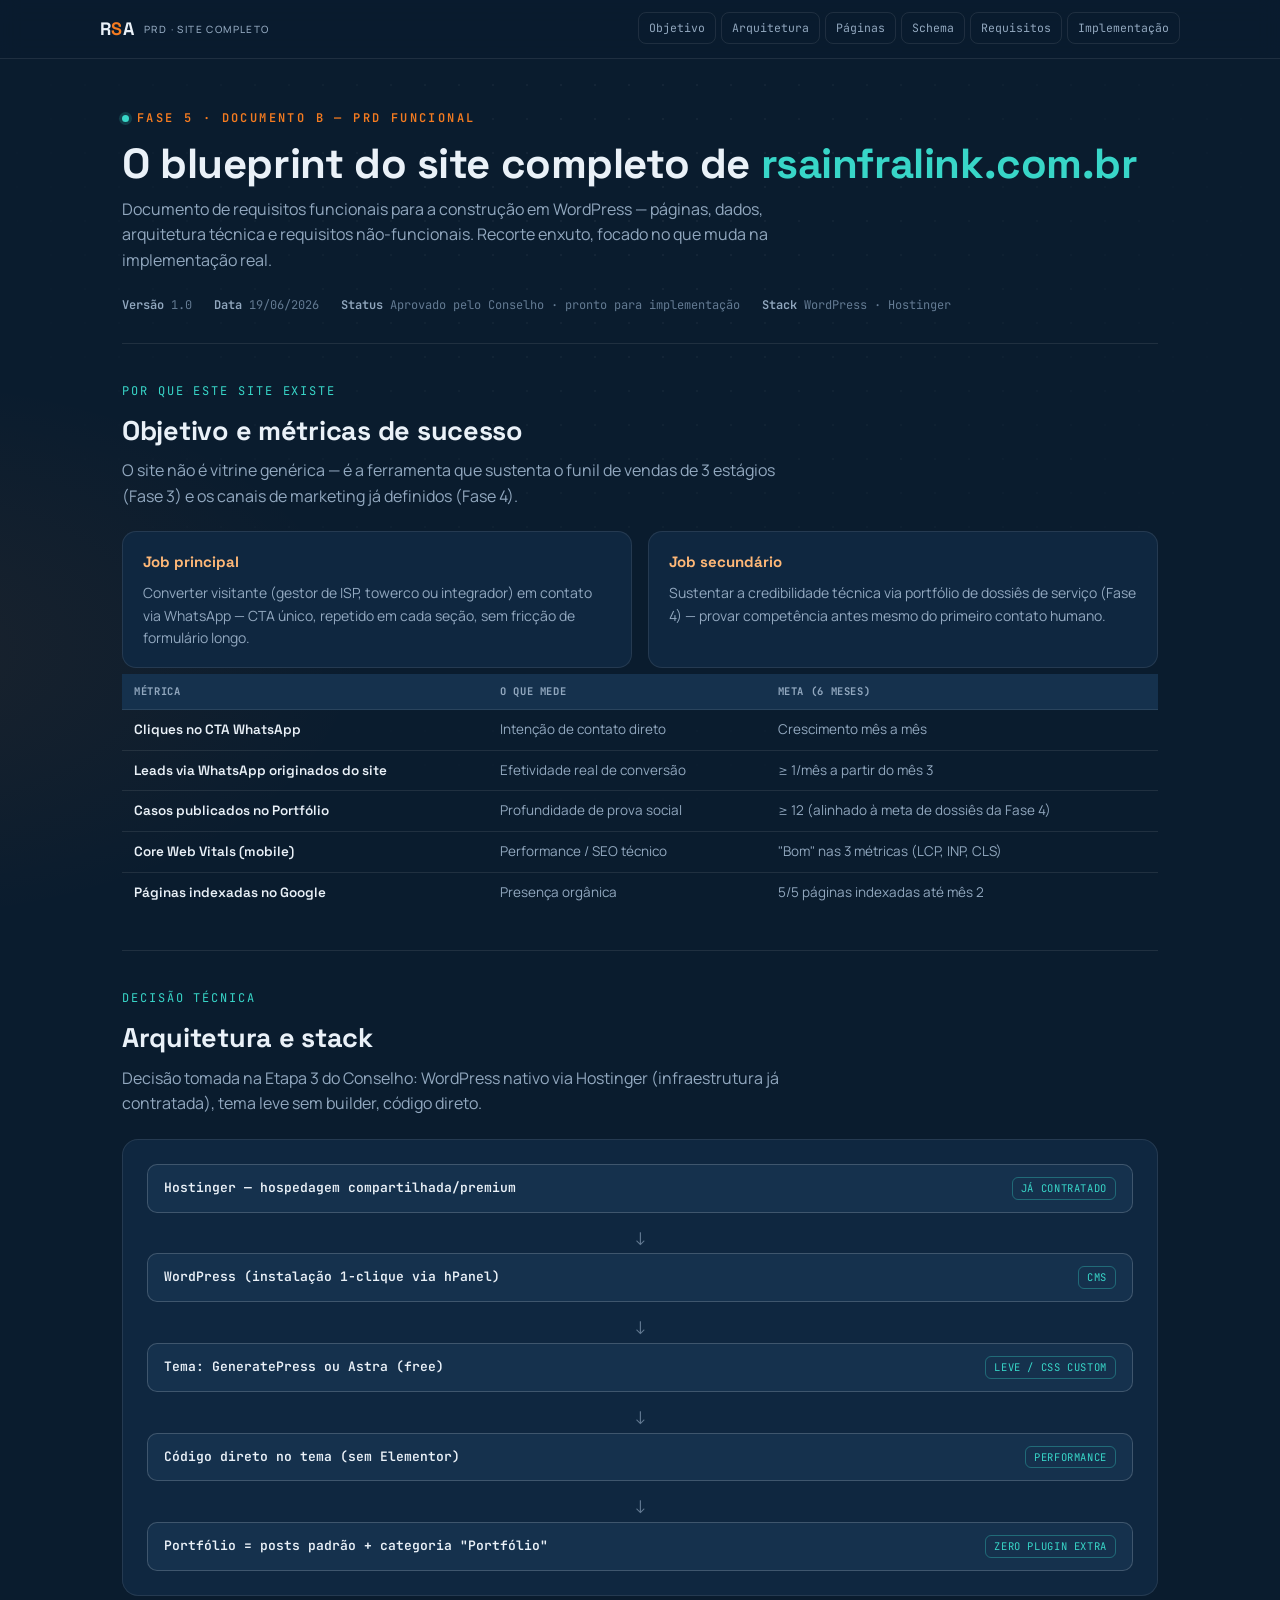
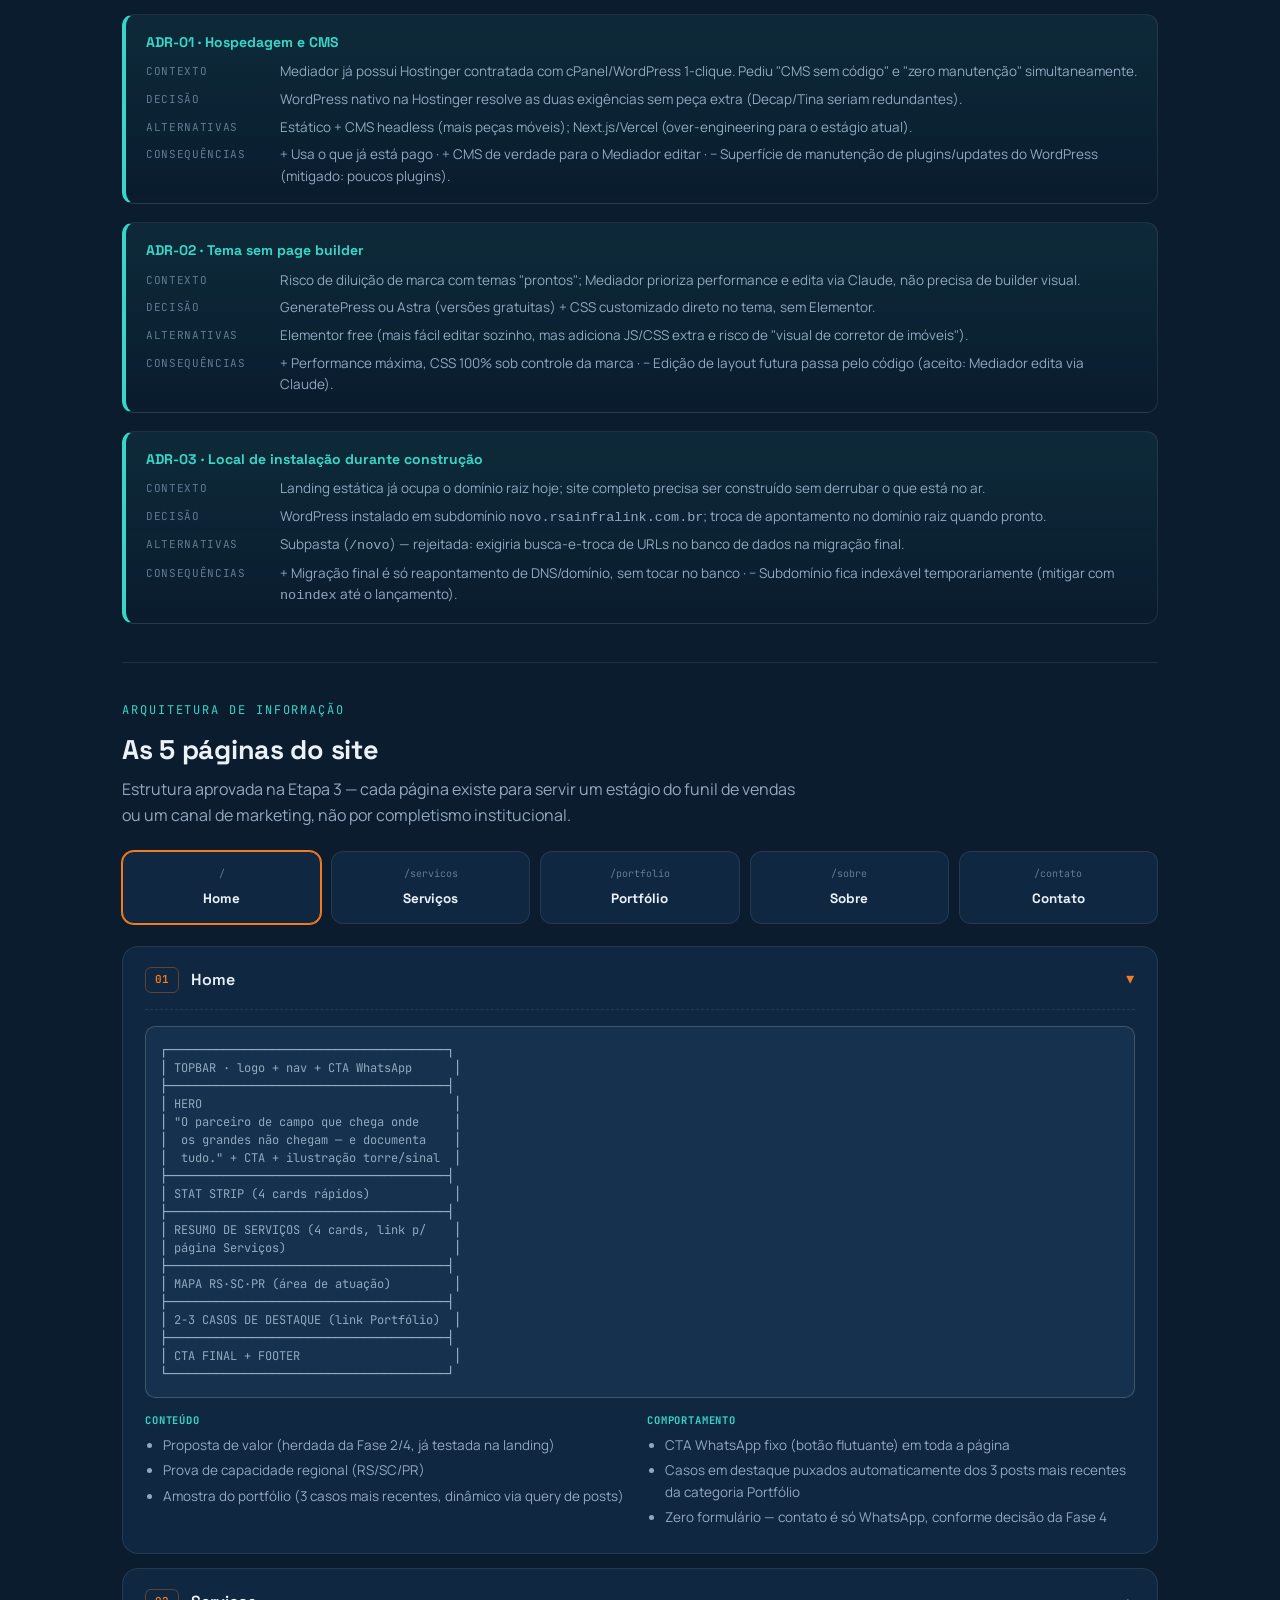
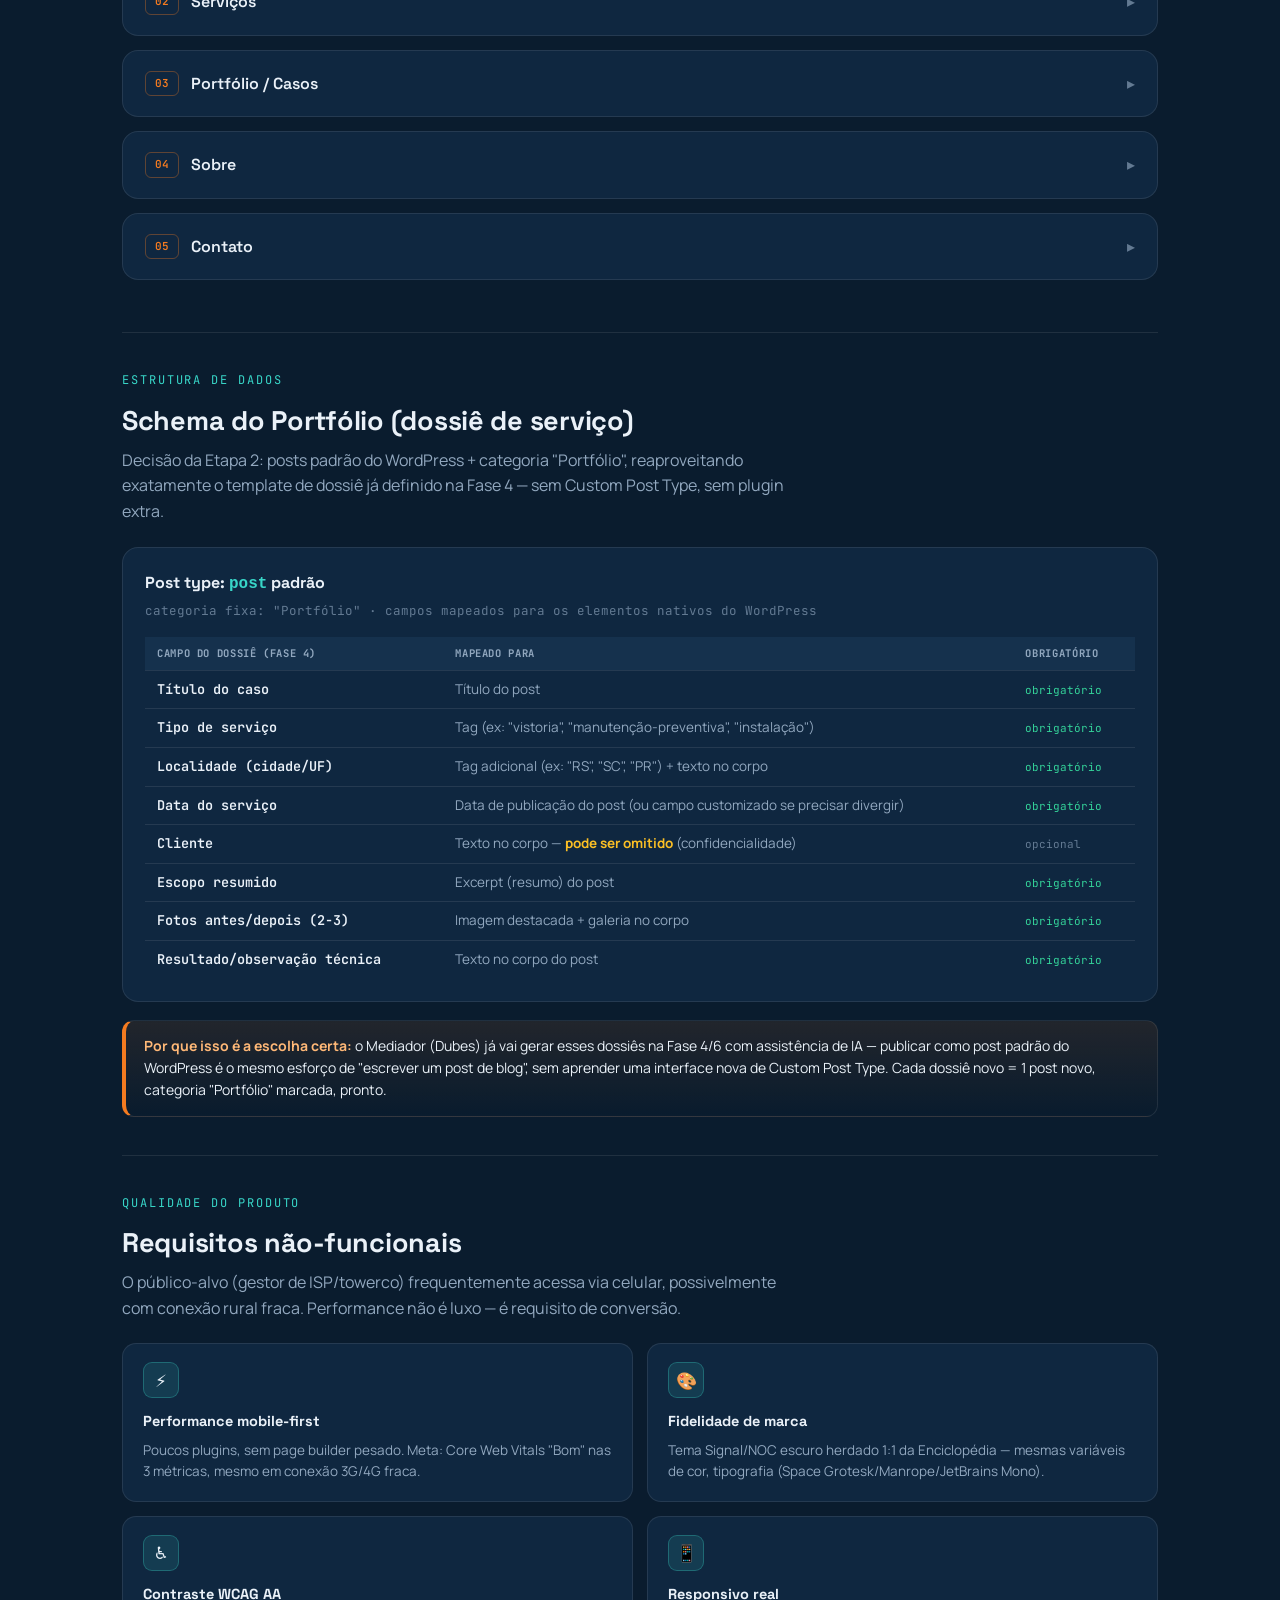
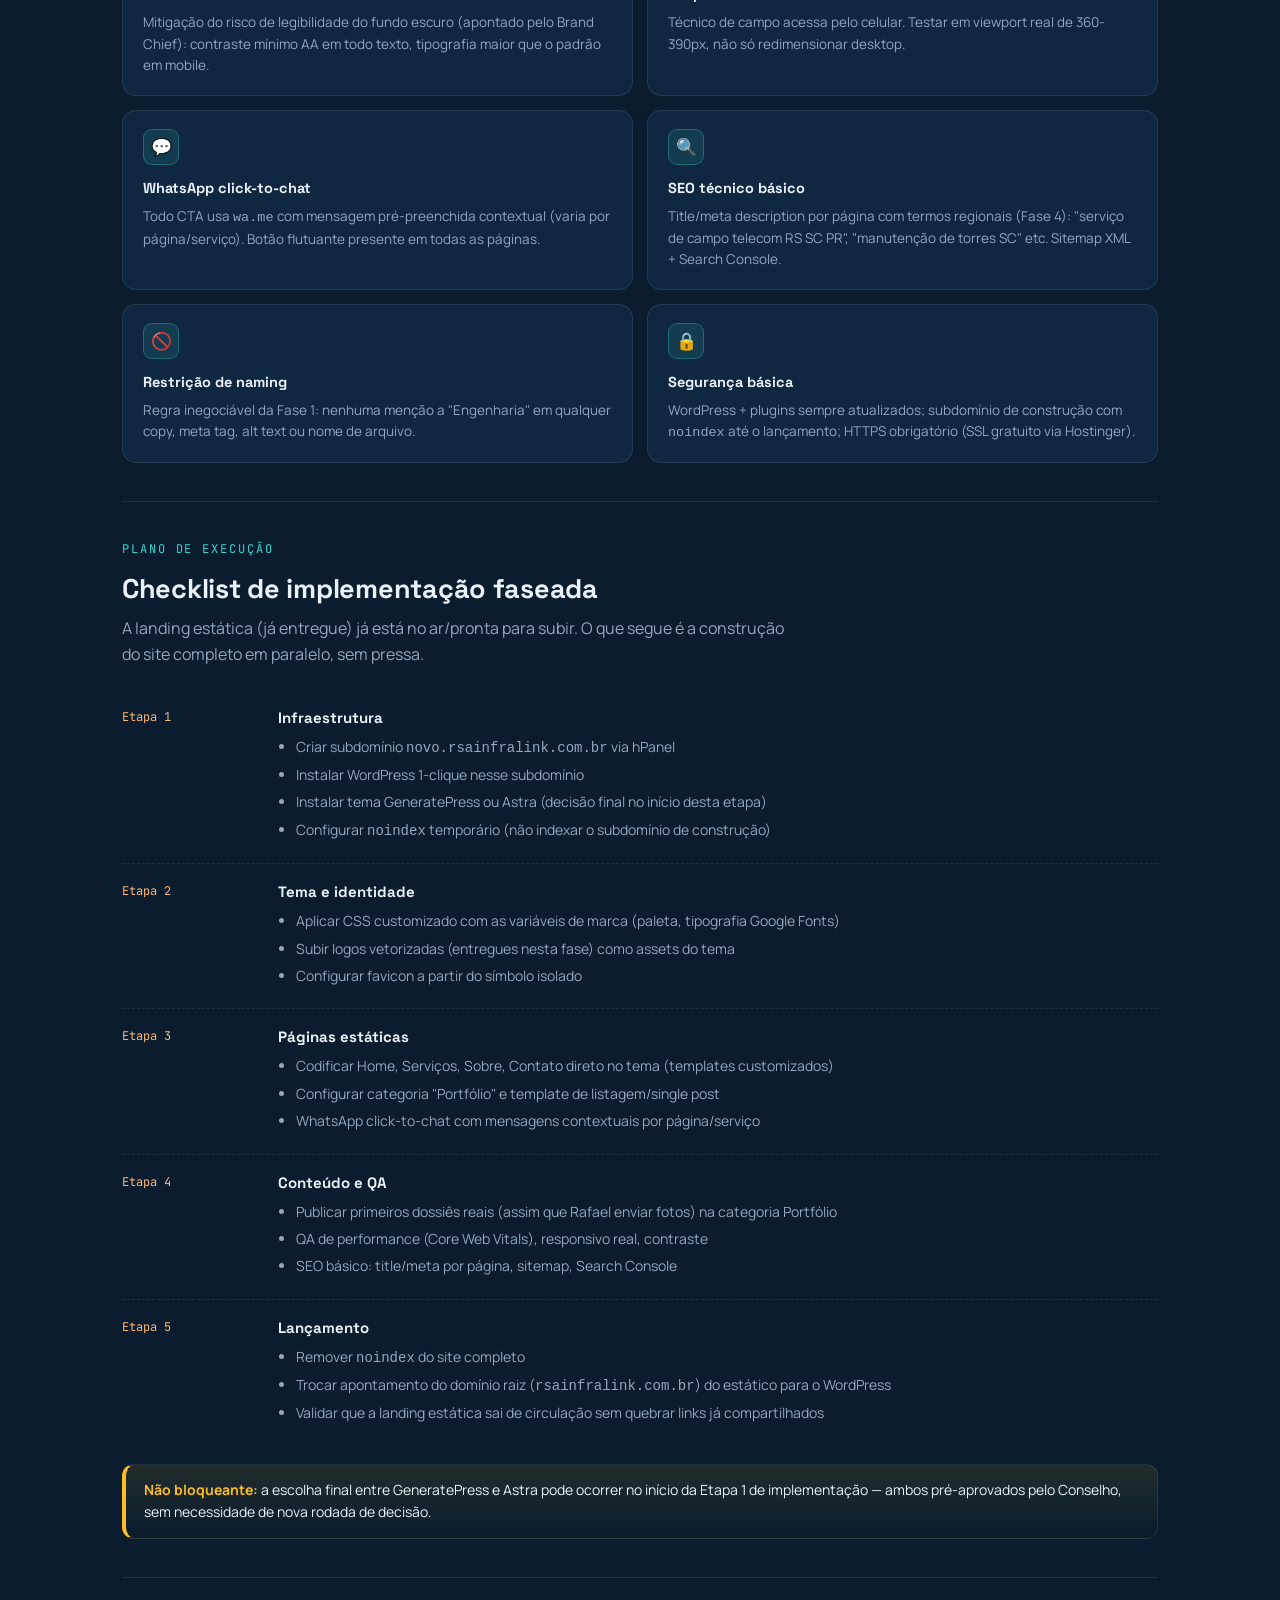
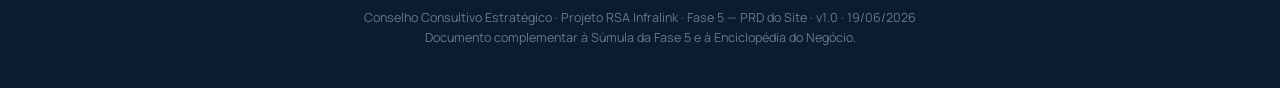
<file: arquivos-html/PRD_RSAInfralink_SiteCompleto.html>
<!DOCTYPE html>
<html lang="pt-BR">
<head>
<meta charset="utf-8">
<meta name="viewport" content="width=device-width, initial-scale=1">
<title>PRD · RSA Infralink — Site Completo (Fase 5)</title>
<link rel="preconnect" href="https://fonts.googleapis.com">
<link rel="preconnect" href="https://fonts.gstatic.com" crossorigin>
<link href="https://fonts.googleapis.com/css2?family=Space+Grotesk:wght@500;600;700&family=Manrope:wght@400;500;600;700;800&family=JetBrains+Mono:wght@400;600&display=swap" rel="stylesheet">
<style>
:root{
  --bg:#0a1c2e; --bg2:#0f2740; --bg3:#15314d; --bg4:#1b3c5c;
  --line:rgba(255,255,255,.09); --line2:rgba(255,255,255,.18);
  --ink:#eaf1f8; --muted:#92a8bf; --faint:#637a92;
  --orange:#f47b20; --orange-soft:#ffb877;
  --cyan:#38d6c8; --green:#34d399; --amber:#fbbf24; --red:#f87171;
  --d-display:'Space Grotesk',system-ui,sans-serif;
  --d-body:'Manrope',system-ui,sans-serif;
  --d-mono:'JetBrains Mono',ui-monospace,monospace;
}
*{box-sizing:border-box}
html{scroll-behavior:smooth}
body{
  margin:0; background:
    radial-gradient(1200px 600px at 80% -10%, rgba(56,214,200,.06), transparent 60%),
    radial-gradient(900px 500px at -10% 10%, rgba(244,123,32,.07), transparent 55%),
    var(--bg);
  color:var(--ink); font-family:var(--d-body); font-size:16px; line-height:1.6;
  -webkit-font-smoothing:antialiased;
}
.network-bg{position:fixed; inset:0; z-index:0; opacity:.5; pointer-events:none;
  background-image:radial-gradient(rgba(255,255,255,.10) 1px, transparent 1.4px);
  background-size:34px 34px; mask-image:radial-gradient(circle at 50% 20%, #000 0%, transparent 75%);}
.wrap{position:relative; z-index:1; max-width:1080px; margin:0 auto; padding:0 22px}

/* ---------- Top bar + section nav ---------- */
.topbar{position:sticky; top:0; z-index:30; backdrop-filter:blur(10px);
  background:rgba(10,28,46,.85); border-bottom:1px solid var(--line)}
.topbar .row{display:flex; align-items:center; gap:16px; padding:12px 0}
.brand{display:flex; align-items:center; gap:10px; font-family:var(--d-display); font-weight:700; letter-spacing:.02em}
.brand .mark{font-size:18px}
.brand .mark b{color:var(--orange)}
.brand small{display:block; font-family:var(--d-body); font-weight:500; font-size:10px; color:var(--muted); letter-spacing:.14em; text-transform:uppercase}
.secnav{margin-left:auto; display:flex; gap:5px; overflow-x:auto; max-width:66%; padding-bottom:2px}
.secnav::-webkit-scrollbar{height:0}
.schip{flex:0 0 auto; font-family:var(--d-mono); font-size:11.5px; color:var(--muted);
  border:1px solid var(--line); border-radius:8px; padding:6px 10px; cursor:pointer; background:transparent;
  transition:.18s; white-space:nowrap; text-decoration:none}
.schip:hover{border-color:var(--line2); color:var(--ink)}

/* ---------- Hero ---------- */
.hero{padding:50px 0 28px}
.eyebrow{font-family:var(--d-mono); font-size:12px; letter-spacing:.2em; text-transform:uppercase; color:var(--orange); font-weight:600; display:flex; align-items:center; gap:8px}
.eyebrow .dot{width:7px;height:7px;border-radius:50%;background:var(--cyan); box-shadow:0 0 0 3px rgba(56,214,200,.18)}
.hero h1{font-family:var(--d-display); font-weight:700; font-size:clamp(28px,4.6vw,42px); line-height:1.1; margin:12px 0 10px; letter-spacing:-.01em}
.hero p.lead{color:var(--muted); font-size:16px; max-width:68ch; margin:0}
.docmeta{display:flex; gap:22px; flex-wrap:wrap; margin-top:22px; font-family:var(--d-mono); font-size:12px; color:var(--faint)}
.docmeta b{color:var(--muted); font-weight:600}

/* ---------- Sections ---------- */
section{padding:38px 0; border-top:1px solid var(--line)}
.sec-tag{font-family:var(--d-mono); font-size:12px; color:var(--cyan); letter-spacing:.16em; text-transform:uppercase}
.sec-title{font-family:var(--d-display); font-weight:700; font-size:clamp(21px,3.2vw,27px); margin:8px 0 6px; letter-spacing:-.01em}
.sec-intro{color:var(--muted); max-width:68ch; margin:0 0 22px}

/* objetivo / métricas */
.obj-grid{display:grid; grid-template-columns:1fr 1fr; gap:16px}
.obj-card{background:var(--bg2); border:1px solid var(--line); border-radius:14px; padding:18px 20px}
.obj-card h4{margin:0 0 8px; font-family:var(--d-display); font-size:15px; color:var(--orange-soft)}
.obj-card p{margin:0; color:var(--muted); font-size:14px}
.metrics-table{width:100%; border-collapse:collapse; font-size:13.5px; margin-top:6px}
.metrics-table th{background:var(--bg3); text-align:left; padding:9px 12px; font-family:var(--d-mono); font-size:10.5px; text-transform:uppercase; letter-spacing:.06em; color:var(--muted)}
.metrics-table td{padding:9px 12px; border-top:1px solid var(--line); color:var(--muted)}
.metrics-table td:first-child{color:var(--ink); font-weight:600; font-family:var(--d-display)}

/* arquitetura técnica */
.stack-diagram{background:var(--bg2); border:1px solid var(--line); border-radius:16px; padding:24px; margin-bottom:18px}
.stack-row{display:flex; align-items:center; gap:10px; margin-bottom:10px}
.stack-row:last-child{margin-bottom:0}
.stack-box{flex:1; background:var(--bg3); border:1px solid var(--line2); border-radius:10px; padding:12px 16px; font-family:var(--d-mono); font-size:13px; display:flex; align-items:center; justify-content:space-between; gap:10px}
.stack-box .lbl{color:var(--ink); font-weight:600}
.stack-box .tag{font-size:10.5px; color:var(--cyan); border:1px solid rgba(56,214,200,.35); border-radius:6px; padding:2px 8px; text-transform:uppercase; letter-spacing:.06em}
.stack-arrow{text-align:center; color:var(--faint); font-size:18px; margin:2px 0}
.adr-box{background:linear-gradient(180deg,rgba(56,214,200,.08),transparent); border:1px solid var(--line); border-left:4px solid var(--cyan); border-radius:12px; padding:16px 20px; margin-top:18px}
.adr-box h5{margin:0 0 8px; font-family:var(--d-display); font-size:14px; color:var(--cyan)}
.adr-box dl{margin:0; display:grid; grid-template-columns:120px 1fr; gap:6px 14px; font-size:13.5px}
.adr-box dt{color:var(--faint); font-family:var(--d-mono); font-size:11px; text-transform:uppercase; letter-spacing:.06em; padding-top:2px}
.adr-box dd{margin:0; color:var(--muted)}

/* mapa de páginas */
.sitemap{display:grid; grid-template-columns:repeat(5,1fr); gap:10px; margin-bottom:22px}
.sm-node{background:var(--bg2); border:1px solid var(--line); border-radius:12px; padding:14px 12px; text-align:center; position:relative}
.sm-node.home{border-color:var(--orange); box-shadow:0 0 0 1px var(--orange)}
.sm-node .n{font-family:var(--d-mono); font-size:10px; color:var(--faint)}
.sm-node h5{margin:6px 0 0; font-family:var(--d-display); font-size:13.5px}
.sm-connector{display:none}

.page-spec{background:var(--bg2); border:1px solid var(--line); border-radius:16px; padding:20px 22px; margin-bottom:14px}
.page-spec summary{cursor:pointer; list-style:none; display:flex; align-items:center; gap:12px; font-family:var(--d-display); font-weight:600; font-size:16px}
.page-spec summary::-webkit-details-marker{display:none}
.page-spec summary .pn{font-family:var(--d-mono); font-size:11px; color:var(--orange); border:1px solid rgba(244,123,32,.35); border-radius:6px; padding:3px 9px}
.page-spec summary .chev{margin-left:auto; color:var(--faint); transition:.2s}
.page-spec[open] summary .chev{transform:rotate(90deg); color:var(--orange)}
.page-spec .pbody{margin-top:16px; padding-top:16px; border-top:1px dashed var(--line)}
.wireframe{background:var(--bg3); border:1px solid var(--line2); border-radius:10px; padding:14px; font-family:var(--d-mono); font-size:12px; color:var(--muted); white-space:pre; overflow-x:auto; line-height:1.5; margin-bottom:14px}
.page-meta{display:grid; grid-template-columns:1fr 1fr; gap:14px}
.page-meta h6{margin:0 0 6px; font-family:var(--d-mono); font-size:10.5px; color:var(--cyan); text-transform:uppercase; letter-spacing:.08em}
.page-meta ul{margin:0; padding-left:18px; color:var(--muted); font-size:13.5px}
.page-meta li{margin-bottom:4px}

/* schema */
.schema-card{background:var(--bg2); border:1px solid var(--line); border-radius:16px; padding:22px; margin-bottom:16px}
.schema-card h4{margin:0 0 4px; font-family:var(--d-display); font-size:16px}
.schema-card .sub{color:var(--faint); font-size:12.5px; font-family:var(--d-mono); margin-bottom:16px}
.field-table{width:100%; border-collapse:collapse; font-size:13.5px}
.field-table th{background:var(--bg3); text-align:left; padding:8px 12px; font-family:var(--d-mono); font-size:10.5px; text-transform:uppercase; letter-spacing:.06em; color:var(--muted)}
.field-table td{padding:8px 12px; border-top:1px solid var(--line); color:var(--muted)}
.field-table td:first-child{color:var(--ink); font-family:var(--d-mono); font-weight:600}
.field-table .req{color:var(--green); font-size:11px; font-family:var(--d-mono)}
.field-table .opt{color:var(--faint); font-size:11px; font-family:var(--d-mono)}

/* requisitos não-funcionais */
.nfr-grid{display:grid; grid-template-columns:repeat(2,1fr); gap:14px}
.nfr-card{background:var(--bg2); border:1px solid var(--line); border-radius:14px; padding:18px 20px}
.nfr-card .ico{width:36px; height:36px; border-radius:9px; background:rgba(56,214,200,.12); border:1px solid rgba(56,214,200,.3); display:flex; align-items:center; justify-content:center; margin-bottom:12px; font-size:17px}
.nfr-card h5{margin:0 0 6px; font-family:var(--d-display); font-size:14.5px}
.nfr-card p{margin:0; color:var(--muted); font-size:13.5px}

/* checklist implementação */
.impl-phase{display:grid; grid-template-columns:140px 1fr; gap:16px; padding:16px 0; border-bottom:1px dashed var(--line)}
.impl-phase:last-child{border-bottom:0}
.impl-phase .when{font-family:var(--d-mono); font-size:12px; color:var(--orange-soft); padding-top:2px}
.impl-phase .tasks{color:var(--muted); font-size:14px}
.impl-phase .tasks ul{margin:6px 0 0; padding-left:18px}
.impl-phase .tasks li{margin-bottom:5px}
.impl-phase h5{margin:0; font-family:var(--d-display); font-size:15px; color:var(--ink)}

.callout{background:linear-gradient(180deg,rgba(244,123,32,.10),transparent); border:1px solid var(--line); border-left:4px solid var(--orange); border-radius:12px; padding:14px 18px; margin-top:18px; font-size:14px; color:var(--ink)}
.callout b{color:var(--orange-soft)}
.callout.warn{border-left-color:var(--amber); background:linear-gradient(180deg,rgba(251,191,36,.10),transparent)}
.callout.warn b{color:var(--amber)}

footer{padding:30px 0 50px; border-top:1px solid var(--line); color:var(--faint); font-size:12.5px; text-align:center}

.reveal{opacity:0; transform:translateY(16px); transition:opacity .55s ease, transform .55s ease}
.reveal.in{opacity:1; transform:none}

@media (max-width:860px){
  .obj-grid, .nfr-grid, .page-meta{grid-template-columns:1fr}
  .sitemap{grid-template-columns:repeat(2,1fr)}
  .secnav{max-width:50%}
  .impl-phase{grid-template-columns:1fr; gap:6px}
  .adr-box dl{grid-template-columns:1fr}
}
@media (prefers-reduced-motion:reduce){
  *{animation:none!important; transition:none!important} html{scroll-behavior:auto}
  .reveal{opacity:1; transform:none}
}
</style>
</head>
<body>
<div class="network-bg"></div>

<div class="topbar">
  <div class="wrap row">
    <div class="brand">
      <span class="mark">R<b>S</b>A</span>
      <span><small>PRD · Site Completo</small></span>
    </div>
    <nav class="secnav" aria-label="Navegação por seções">
      <a class="schip" href="#objetivo">Objetivo</a>
      <a class="schip" href="#arquitetura">Arquitetura</a>
      <a class="schip" href="#paginas">Páginas</a>
      <a class="schip" href="#schema">Schema</a>
      <a class="schip" href="#nfr">Requisitos</a>
      <a class="schip" href="#implementacao">Implementação</a>
    </nav>
  </div>
</div>

<main class="wrap">

  <!-- HERO -->
  <header class="hero">
    <div class="eyebrow"><span class="dot"></span>Fase 5 · Documento B — PRD Funcional</div>
    <h1>O blueprint do site completo de <span style="color:var(--cyan)">rsainfralink.com.br</span></h1>
    <p class="lead">Documento de requisitos funcionais para a construção em WordPress — páginas, dados, arquitetura técnica e requisitos não-funcionais. Recorte enxuto, focado no que muda na implementação real.</p>
    <div class="docmeta">
      <span><b>Versão</b> 1.0</span>
      <span><b>Data</b> 19/06/2026</span>
      <span><b>Status</b> Aprovado pelo Conselho · pronto para implementação</span>
      <span><b>Stack</b> WordPress · Hostinger</span>
    </div>
  </header>

  <!-- OBJETIVO -->
  <section id="objetivo">
    <div class="sec-tag reveal">Por que este site existe</div>
    <h2 class="sec-title reveal">Objetivo e métricas de sucesso</h2>
    <p class="sec-intro reveal">O site não é vitrine genérica — é a ferramenta que sustenta o funil de vendas de 3 estágios (Fase 3) e os canais de marketing já definidos (Fase 4).</p>
    <div class="obj-grid reveal">
      <div class="obj-card">
        <h4>Job principal</h4>
        <p>Converter visitante (gestor de ISP, towerco ou integrador) em contato via WhatsApp — CTA único, repetido em cada seção, sem fricção de formulário longo.</p>
      </div>
      <div class="obj-card">
        <h4>Job secundário</h4>
        <p>Sustentar a credibilidade técnica via portfólio de dossiês de serviço (Fase 4) — provar competência antes mesmo do primeiro contato humano.</p>
      </div>
    </div>
    <table class="metrics-table reveal">
      <thead><tr><th>Métrica</th><th>O que mede</th><th>Meta (6 meses)</th></tr></thead>
      <tbody>
        <tr><td>Cliques no CTA WhatsApp</td><td>Intenção de contato direto</td><td>Crescimento mês a mês</td></tr>
        <tr><td>Leads via WhatsApp originados do site</td><td>Efetividade real de conversão</td><td>≥ 1/mês a partir do mês 3</td></tr>
        <tr><td>Casos publicados no Portfólio</td><td>Profundidade de prova social</td><td>≥ 12 (alinhado à meta de dossiês da Fase 4)</td></tr>
        <tr><td>Core Web Vitals (mobile)</td><td>Performance / SEO técnico</td><td>"Bom" nas 3 métricas (LCP, INP, CLS)</td></tr>
        <tr><td>Páginas indexadas no Google</td><td>Presença orgânica</td><td>5/5 páginas indexadas até mês 2</td></tr>
      </tbody>
    </table>
  </section>

  <!-- ARQUITETURA -->
  <section id="arquitetura">
    <div class="sec-tag reveal">Decisão técnica</div>
    <h2 class="sec-title reveal">Arquitetura e stack</h2>
    <p class="sec-intro reveal">Decisão tomada na Etapa 3 do Conselho: WordPress nativo via Hostinger (infraestrutura já contratada), tema leve sem builder, código direto.</p>

    <div class="stack-diagram reveal">
      <div class="stack-row">
        <div class="stack-box"><span class="lbl">Hostinger — hospedagem compartilhada/premium</span><span class="tag">já contratado</span></div>
      </div>
      <div class="stack-arrow">↓</div>
      <div class="stack-row">
        <div class="stack-box"><span class="lbl">WordPress (instalação 1-clique via hPanel)</span><span class="tag">CMS</span></div>
      </div>
      <div class="stack-arrow">↓</div>
      <div class="stack-row">
        <div class="stack-box"><span class="lbl">Tema: GeneratePress ou Astra (free)</span><span class="tag">leve / CSS custom</span></div>
      </div>
      <div class="stack-arrow">↓</div>
      <div class="stack-row">
        <div class="stack-box"><span class="lbl">Código direto no tema (sem Elementor)</span><span class="tag">performance</span></div>
      </div>
      <div class="stack-arrow">↓</div>
      <div class="stack-row">
        <div class="stack-box"><span class="lbl">Portfólio = posts padrão + categoria "Portfólio"</span><span class="tag">zero plugin extra</span></div>
      </div>
    </div>

    <div class="adr-box reveal">
      <h5>ADR-01 · Hospedagem e CMS</h5>
      <dl>
        <dt>Contexto</dt><dd>Mediador já possui Hostinger contratada com cPanel/WordPress 1-clique. Pediu "CMS sem código" e "zero manutenção" simultaneamente.</dd>
        <dt>Decisão</dt><dd>WordPress nativo na Hostinger resolve as duas exigências sem peça extra (Decap/Tina seriam redundantes).</dd>
        <dt>Alternativas</dt><dd>Estático + CMS headless (mais peças móveis); Next.js/Vercel (over-engineering para o estágio atual).</dd>
        <dt>Consequências</dt><dd>+ Usa o que já está pago · + CMS de verdade para o Mediador editar · − Superfície de manutenção de plugins/updates do WordPress (mitigado: poucos plugins).</dd>
      </dl>
    </div>

    <div class="adr-box reveal">
      <h5>ADR-02 · Tema sem page builder</h5>
      <dl>
        <dt>Contexto</dt><dd>Risco de diluição de marca com temas "prontos"; Mediador prioriza performance e edita via Claude, não precisa de builder visual.</dd>
        <dt>Decisão</dt><dd>GeneratePress ou Astra (versões gratuitas) + CSS customizado direto no tema, sem Elementor.</dd>
        <dt>Alternativas</dt><dd>Elementor free (mais fácil editar sozinho, mas adiciona JS/CSS extra e risco de "visual de corretor de imóveis").</dd>
        <dt>Consequências</dt><dd>+ Performance máxima, CSS 100% sob controle da marca · − Edição de layout futura passa pelo código (aceito: Mediador edita via Claude).</dd>
      </dl>
    </div>

    <div class="adr-box reveal">
      <h5>ADR-03 · Local de instalação durante construção</h5>
      <dl>
        <dt>Contexto</dt><dd>Landing estática já ocupa o domínio raiz hoje; site completo precisa ser construído sem derrubar o que está no ar.</dd>
        <dt>Decisão</dt><dd>WordPress instalado em subdomínio <code>novo.rsainfralink.com.br</code>; troca de apontamento no domínio raiz quando pronto.</dd>
        <dt>Alternativas</dt><dd>Subpasta (<code>/novo</code>) — rejeitada: exigiria busca-e-troca de URLs no banco de dados na migração final.</dd>
        <dt>Consequências</dt><dd>+ Migração final é só reapontamento de DNS/domínio, sem tocar no banco · − Subdomínio fica indexável temporariamente (mitigar com <code>noindex</code> até o lançamento).</dd>
      </dl>
    </div>
  </section>

  <!-- MAPA DE PÁGINAS -->
  <section id="paginas">
    <div class="sec-tag reveal">Arquitetura de informação</div>
    <h2 class="sec-title reveal">As 5 páginas do site</h2>
    <p class="sec-intro reveal">Estrutura aprovada na Etapa 3 — cada página existe para servir um estágio do funil de vendas ou um canal de marketing, não por completismo institucional.</p>

    <div class="sitemap reveal">
      <div class="sm-node home"><div class="n">/</div><h5>Home</h5></div>
      <div class="sm-node"><div class="n">/servicos</div><h5>Serviços</h5></div>
      <div class="sm-node"><div class="n">/portfolio</div><h5>Portfólio</h5></div>
      <div class="sm-node"><div class="n">/sobre</div><h5>Sobre</h5></div>
      <div class="sm-node"><div class="n">/contato</div><h5>Contato</h5></div>
    </div>

    <details class="page-spec reveal" open>
      <summary><span class="pn">01</span> Home <span class="chev">▸</span></summary>
      <div class="pbody">
        <div class="wireframe">┌────────────────────────────────────────┐
│ TOPBAR · logo + nav + CTA WhatsApp      │
├────────────────────────────────────────┤
│ HERO                                    │
│ "O parceiro de campo que chega onde     │
│  os grandes não chegam — e documenta    │
│  tudo." + CTA + ilustração torre/sinal  │
├────────────────────────────────────────┤
│ STAT STRIP (4 cards rápidos)            │
├────────────────────────────────────────┤
│ RESUMO DE SERVIÇOS (4 cards, link p/    │
│ página Serviços)                        │
├────────────────────────────────────────┤
│ MAPA RS·SC·PR (área de atuação)         │
├────────────────────────────────────────┤
│ 2-3 CASOS DE DESTAQUE (link Portfólio)  │
├────────────────────────────────────────┤
│ CTA FINAL + FOOTER                      │
└────────────────────────────────────────┘</div>
        <div class="page-meta">
          <div>
            <h6>Conteúdo</h6>
            <ul>
              <li>Proposta de valor (herdada da Fase 2/4, já testada na landing)</li>
              <li>Prova de capacidade regional (RS/SC/PR)</li>
              <li>Amostra do portfólio (3 casos mais recentes, dinâmico via query de posts)</li>
            </ul>
          </div>
          <div>
            <h6>Comportamento</h6>
            <ul>
              <li>CTA WhatsApp fixo (botão flutuante) em toda a página</li>
              <li>Casos em destaque puxados automaticamente dos 3 posts mais recentes da categoria Portfólio</li>
              <li>Zero formulário — contato é só WhatsApp, conforme decisão da Fase 4</li>
            </ul>
          </div>
        </div>
      </div>
    </details>

    <details class="page-spec reveal">
      <summary><span class="pn">02</span> Serviços <span class="chev">▸</span></summary>
      <div class="pbody">
        <div class="wireframe">┌────────────────────────────────────────┐
│ Header de página + intro curta          │
├────────────────────────────────────────┤
│ 4 BLOCOS DETALHADOS (1 por serviço):    │
│  · Vistoria técnica                     │
│  · Manutenção preventiva                │
│  · Manutenção corretiva                 │
│  · Instalação de antenas                │
│  (cada bloco: descrição + "o que está   │
│   incluso" + CTA "solicitar este        │
│   serviço" pré-preenchendo a msg do     │
│   WhatsApp)                             │
├────────────────────────────────────────┤
│ CTA FINAL + FOOTER                      │
└────────────────────────────────────────┘</div>
        <div class="page-meta">
          <div>
            <h6>Conteúdo</h6>
            <ul>
              <li>Os 4 serviços já definidos na Fase 4 — texto expandido em relação à landing (Home/landing é resumo, esta página é completa)</li>
              <li>Linguagem dirigida a gestor técnico (ISP/towerco), não consumidor leigo</li>
            </ul>
          </div>
          <div>
            <h6>Comportamento</h6>
            <ul>
              <li>Cada CTA de serviço usa link <code>wa.me</code> com mensagem pré-preenchida específica (ex: "Vim pelo site, quero falar sobre Vistoria técnica")</li>
              <li>Página estática (sem necessidade de CMS dinâmico — conteúdo muda raramente)</li>
            </ul>
          </div>
        </div>
      </div>
    </details>

    <details class="page-spec reveal">
      <summary><span class="pn">03</span> Portfólio / Casos <span class="chev">▸</span></summary>
      <div class="pbody">
        <div class="wireframe">┌────────────────────────────────────────┐
│ Header de página + intro                │
├────────────────────────────────────────┤
│ FILTRO POR TIPO DE SERVIÇO (opcional,   │
│ via categoria/tag do WordPress)         │
├────────────────────────────────────────┤
│ GRID DE CASOS (cards, 3 colunas desktop)│
│  cada card = 1 post da categoria        │
│  "Portfólio" → ver schema na seção      │
│  Schema de Dados                        │
├────────────────────────────────────────┤
│ PAGINAÇÃO (padrão WordPress)            │
├────────────────────────────────────────┤
│ CTA FINAL + FOOTER                      │
└────────────────────────────────────────┘</div>
        <div class="page-meta">
          <div>
            <h6>Conteúdo</h6>
            <ul>
              <li>É a página que mais cresce com o tempo — meta de 12 dossiês em 6 meses (Fase 4)</li>
              <li>Esta é a página que justifica a decisão de CMS de verdade (Mediador edita sem código)</li>
            </ul>
          </div>
          <div>
            <h6>Comportamento</h6>
            <ul>
              <li>Cada "caso" é um post padrão do WordPress na categoria "Portfólio" — ver Schema de Dados abaixo</li>
              <li>Estado vazio inicial (zero dossiês no lançamento): mensagem honesta tipo "portfólio em atualização", igual à landing — nunca fingir conteúdo que não existe</li>
            </ul>
          </div>
        </div>
      </div>
    </details>

    <details class="page-spec reveal">
      <summary><span class="pn">04</span> Sobre <span class="chev">▸</span></summary>
      <div class="pbody">
        <div class="wireframe">┌────────────────────────────────────────┐
│ Header de página                        │
├────────────────────────────────────────┤
│ QUEM SOMOS (Rafael + missão da empresa) │
├────────────────────────────────────────┤
│ COMO TRABALHAMOS (mobilização, rede de  │
│ técnicos sob demanda — sem expor a      │
│ fragilidade da parceria informal da     │
│ Fase 3)                                 │
├────────────────────────────────────────┤
│ SEGURANÇA (NR-35) — ativo competitivo   │
│ mapeado na Fase 2                       │
├────────────────────────────────────────┤
│ CTA FINAL + FOOTER                      │
└────────────────────────────────────────┘</div>
        <div class="page-meta">
          <div>
            <h6>Conteúdo</h6>
            <ul>
              <li>Constrói confiança B2B — quem é, como mobiliza, por que confiar</li>
              <li><b style="color:var(--amber)">Atenção de copy:</b> não mencionar o parceiro informal nem a estrutura societária — é informação interna (Fase 3), não pública</li>
            </ul>
          </div>
          <div>
            <h6>Comportamento</h6>
            <ul>
              <li>Página estática, conteúdo muda raramente</li>
            </ul>
          </div>
        </div>
      </div>
    </details>

    <details class="page-spec reveal">
      <summary><span class="pn">05</span> Contato <span class="chev">▸</span></summary>
      <div class="pbody">
        <div class="wireframe">┌────────────────────────────────────────┐
│ Header de página                        │
├────────────────────────────────────────┤
│ CTA WHATSAPP (primário, grande,         │
│ destaque visual máximo)                 │
├────────────────────────────────────────┤
│ INFORMAÇÕES DE CONTATO SECUNDÁRIAS:     │
│  · Área de atuação (RS/SC/PR)           │
│  · Horário de atendimento               │
│  · (opcional) e-mail                    │
├────────────────────────────────────────┤
│ FOOTER                                  │
└────────────────────────────────────────┘</div>
        <div class="page-meta">
          <div>
            <h6>Conteúdo</h6>
            <ul>
              <li>Mínimo necessário — WhatsApp é o canal real, o resto é contexto</li>
            </ul>
          </div>
          <div>
            <h6>Comportamento</h6>
            <ul>
              <li>Sem formulário de contato no lançamento (decisão da Fase 4: WhatsApp é o CTA único). Formulário pode ser avaliado em fase futura se houver demanda real</li>
            </ul>
          </div>
        </div>
      </div>
    </details>
  </section>

  <!-- SCHEMA -->
  <section id="schema">
    <div class="sec-tag reveal">Estrutura de dados</div>
    <h2 class="sec-title reveal">Schema do Portfólio (dossiê de serviço)</h2>
    <p class="sec-intro reveal">Decisão da Etapa 2: posts padrão do WordPress + categoria "Portfólio", reaproveitando exatamente o template de dossiê já definido na Fase 4 — sem Custom Post Type, sem plugin extra.</p>

    <div class="schema-card reveal">
      <h4>Post type: <code style="color:var(--cyan)">post</code> padrão</h4>
      <div class="sub">categoria fixa: "Portfólio" · campos mapeados para os elementos nativos do WordPress</div>
      <table class="field-table">
        <thead><tr><th>Campo do dossiê (Fase 4)</th><th>Mapeado para</th><th>Obrigatório</th></tr></thead>
        <tbody>
          <tr><td>Título do caso</td><td>Título do post</td><td><span class="req">obrigatório</span></td></tr>
          <tr><td>Tipo de serviço</td><td>Tag (ex: "vistoria", "manutenção-preventiva", "instalação")</td><td><span class="req">obrigatório</span></td></tr>
          <tr><td>Localidade (cidade/UF)</td><td>Tag adicional (ex: "RS", "SC", "PR") + texto no corpo</td><td><span class="req">obrigatório</span></td></tr>
          <tr><td>Data do serviço</td><td>Data de publicação do post (ou campo customizado se precisar divergir)</td><td><span class="req">obrigatório</span></td></tr>
          <tr><td>Cliente</td><td>Texto no corpo — <b style="color:var(--amber)">pode ser omitido</b> (confidencialidade)</td><td><span class="opt">opcional</span></td></tr>
          <tr><td>Escopo resumido</td><td>Excerpt (resumo) do post</td><td><span class="req">obrigatório</span></td></tr>
          <tr><td>Fotos antes/depois (2-3)</td><td>Imagem destacada + galeria no corpo</td><td><span class="req">obrigatório</span></td></tr>
          <tr><td>Resultado/observação técnica</td><td>Texto no corpo do post</td><td><span class="req">obrigatório</span></td></tr>
        </tbody>
      </table>
    </div>

    <div class="callout reveal"><b>Por que isso é a escolha certa:</b> o Mediador (Dubes) já vai gerar esses dossiês na Fase 4/6 com assistência de IA — publicar como post padrão do WordPress é o mesmo esforço de "escrever um post de blog", sem aprender uma interface nova de Custom Post Type. Cada dossiê novo = 1 post novo, categoria "Portfólio" marcada, pronto.</div>
  </section>

  <!-- REQUISITOS NÃO-FUNCIONAIS -->
  <section id="nfr">
    <div class="sec-tag reveal">Qualidade do produto</div>
    <h2 class="sec-title reveal">Requisitos não-funcionais</h2>
    <p class="sec-intro reveal">O público-alvo (gestor de ISP/towerco) frequentemente acessa via celular, possivelmente com conexão rural fraca. Performance não é luxo — é requisito de conversão.</p>
    <div class="nfr-grid">
      <div class="nfr-card reveal">
        <div class="ico">⚡</div>
        <h5>Performance mobile-first</h5>
        <p>Poucos plugins, sem page builder pesado. Meta: Core Web Vitals "Bom" nas 3 métricas, mesmo em conexão 3G/4G fraca.</p>
      </div>
      <div class="nfr-card reveal">
        <div class="ico">🎨</div>
        <h5>Fidelidade de marca</h5>
        <p>Tema Signal/NOC escuro herdado 1:1 da Enciclopédia — mesmas variáveis de cor, tipografia (Space Grotesk/Manrope/JetBrains Mono).</p>
      </div>
      <div class="nfr-card reveal">
        <div class="ico">♿</div>
        <h5>Contraste WCAG AA</h5>
        <p>Mitigação do risco de legibilidade do fundo escuro (apontado pelo Brand Chief): contraste mínimo AA em todo texto, tipografia maior que o padrão em mobile.</p>
      </div>
      <div class="nfr-card reveal">
        <div class="ico">📱</div>
        <h5>Responsivo real</h5>
        <p>Técnico de campo acessa pelo celular. Testar em viewport real de 360-390px, não só redimensionar desktop.</p>
      </div>
      <div class="nfr-card reveal">
        <div class="ico">💬</div>
        <h5>WhatsApp click-to-chat</h5>
        <p>Todo CTA usa <code>wa.me</code> com mensagem pré-preenchida contextual (varia por página/serviço). Botão flutuante presente em todas as páginas.</p>
      </div>
      <div class="nfr-card reveal">
        <div class="ico">🔍</div>
        <h5>SEO técnico básico</h5>
        <p>Title/meta description por página com termos regionais (Fase 4): "serviço de campo telecom RS SC PR", "manutenção de torres SC" etc. Sitemap XML + Search Console.</p>
      </div>
      <div class="nfr-card reveal">
        <div class="ico">🚫</div>
        <h5>Restrição de naming</h5>
        <p>Regra inegociável da Fase 1: nenhuma menção a "Engenharia" em qualquer copy, meta tag, alt text ou nome de arquivo.</p>
      </div>
      <div class="nfr-card reveal">
        <div class="ico">🔒</div>
        <h5>Segurança básica</h5>
        <p>WordPress + plugins sempre atualizados; subdomínio de construção com <code>noindex</code> até o lançamento; HTTPS obrigatório (SSL gratuito via Hostinger).</p>
      </div>
    </div>
  </section>

  <!-- IMPLEMENTAÇÃO -->
  <section id="implementacao">
    <div class="sec-tag reveal">Plano de execução</div>
    <h2 class="sec-title reveal">Checklist de implementação faseada</h2>
    <p class="sec-intro reveal">A landing estática (já entregue) já está no ar/pronta para subir. O que segue é a construção do site completo em paralelo, sem pressa.</p>

    <div class="reveal">
      <div class="impl-phase">
        <div class="when">Etapa 1</div>
        <div class="tasks"><h5>Infraestrutura</h5>
          <ul>
            <li>Criar subdomínio <code>novo.rsainfralink.com.br</code> via hPanel</li>
            <li>Instalar WordPress 1-clique nesse subdomínio</li>
            <li>Instalar tema GeneratePress ou Astra (decisão final no início desta etapa)</li>
            <li>Configurar <code>noindex</code> temporário (não indexar o subdomínio de construção)</li>
          </ul>
        </div>
      </div>
      <div class="impl-phase">
        <div class="when">Etapa 2</div>
        <div class="tasks"><h5>Tema e identidade</h5>
          <ul>
            <li>Aplicar CSS customizado com as variáveis de marca (paleta, tipografia Google Fonts)</li>
            <li>Subir logos vetorizadas (entregues nesta fase) como assets do tema</li>
            <li>Configurar favicon a partir do símbolo isolado</li>
          </ul>
        </div>
      </div>
      <div class="impl-phase">
        <div class="when">Etapa 3</div>
        <div class="tasks"><h5>Páginas estáticas</h5>
          <ul>
            <li>Codificar Home, Serviços, Sobre, Contato direto no tema (templates customizados)</li>
            <li>Configurar categoria "Portfólio" e template de listagem/single post</li>
            <li>WhatsApp click-to-chat com mensagens contextuais por página/serviço</li>
          </ul>
        </div>
      </div>
      <div class="impl-phase">
        <div class="when">Etapa 4</div>
        <div class="tasks"><h5>Conteúdo e QA</h5>
          <ul>
            <li>Publicar primeiros dossiês reais (assim que Rafael enviar fotos) na categoria Portfólio</li>
            <li>QA de performance (Core Web Vitals), responsivo real, contraste</li>
            <li>SEO básico: title/meta por página, sitemap, Search Console</li>
          </ul>
        </div>
      </div>
      <div class="impl-phase">
        <div class="when">Etapa 5</div>
        <div class="tasks"><h5>Lançamento</h5>
          <ul>
            <li>Remover <code>noindex</code> do site completo</li>
            <li>Trocar apontamento do domínio raiz (<code>rsainfralink.com.br</code>) do estático para o WordPress</li>
            <li>Validar que a landing estática sai de circulação sem quebrar links já compartilhados</li>
          </ul>
        </div>
      </div>
    </div>

    <div class="callout warn reveal"><b>Não bloqueante:</b> a escolha final entre GeneratePress e Astra pode ocorrer no início da Etapa 1 de implementação — ambos pré-aprovados pelo Conselho, sem necessidade de nova rodada de decisão.</div>
  </section>

  <footer>Conselho Consultivo Estratégico · Projeto RSA Infralink · Fase 5 — PRD do Site · v1.0 · 19/06/2026<br>Documento complementar à Súmula da Fase 5 e à Enciclopédia do Negócio.</footer>
</main>

<script>
const RM = window.matchMedia('(prefers-reduced-motion: reduce)').matches;
const io=new IntersectionObserver((es)=>es.forEach(e=>{if(e.isIntersecting){e.target.classList.add('in');io.unobserve(e.target);}}),{threshold:.1});
document.querySelectorAll('.reveal').forEach(el=>RM?el.classList.add('in'):io.observe(el));
</script>
</body>
</html>
</file>
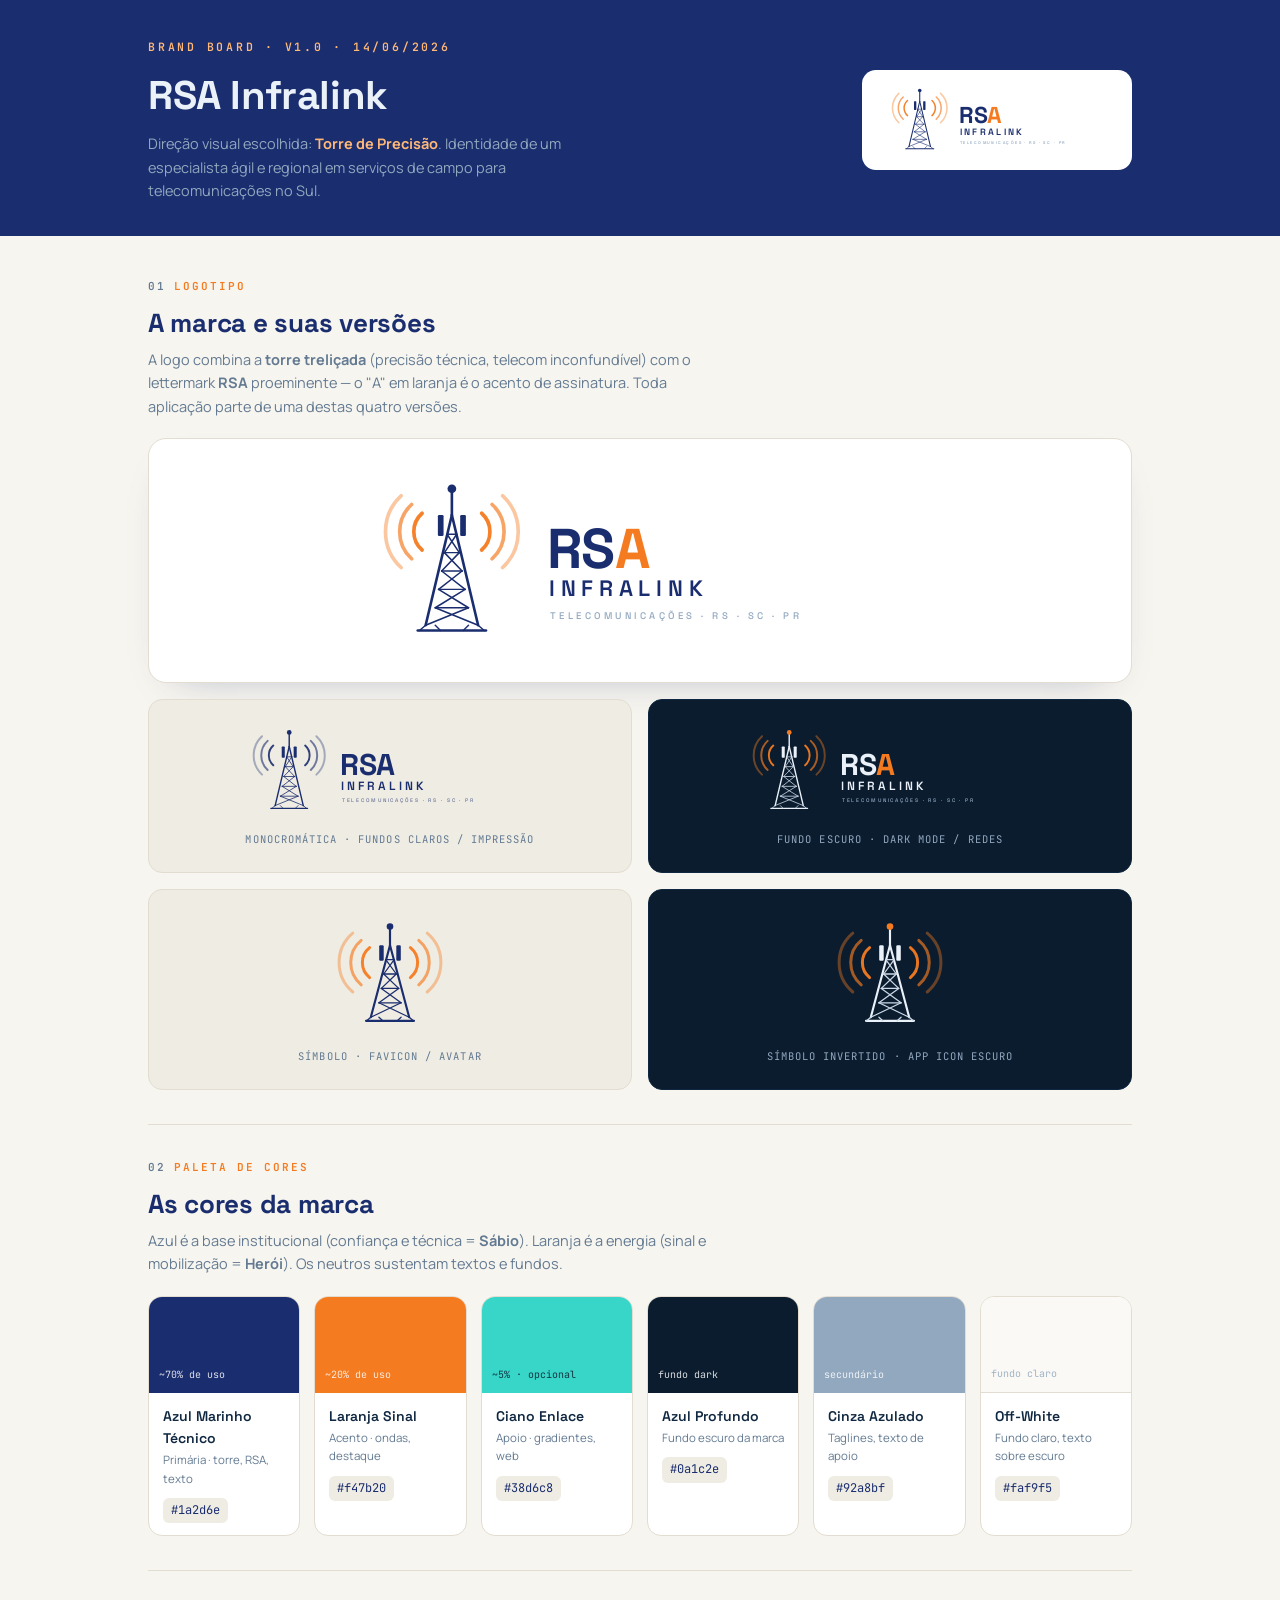
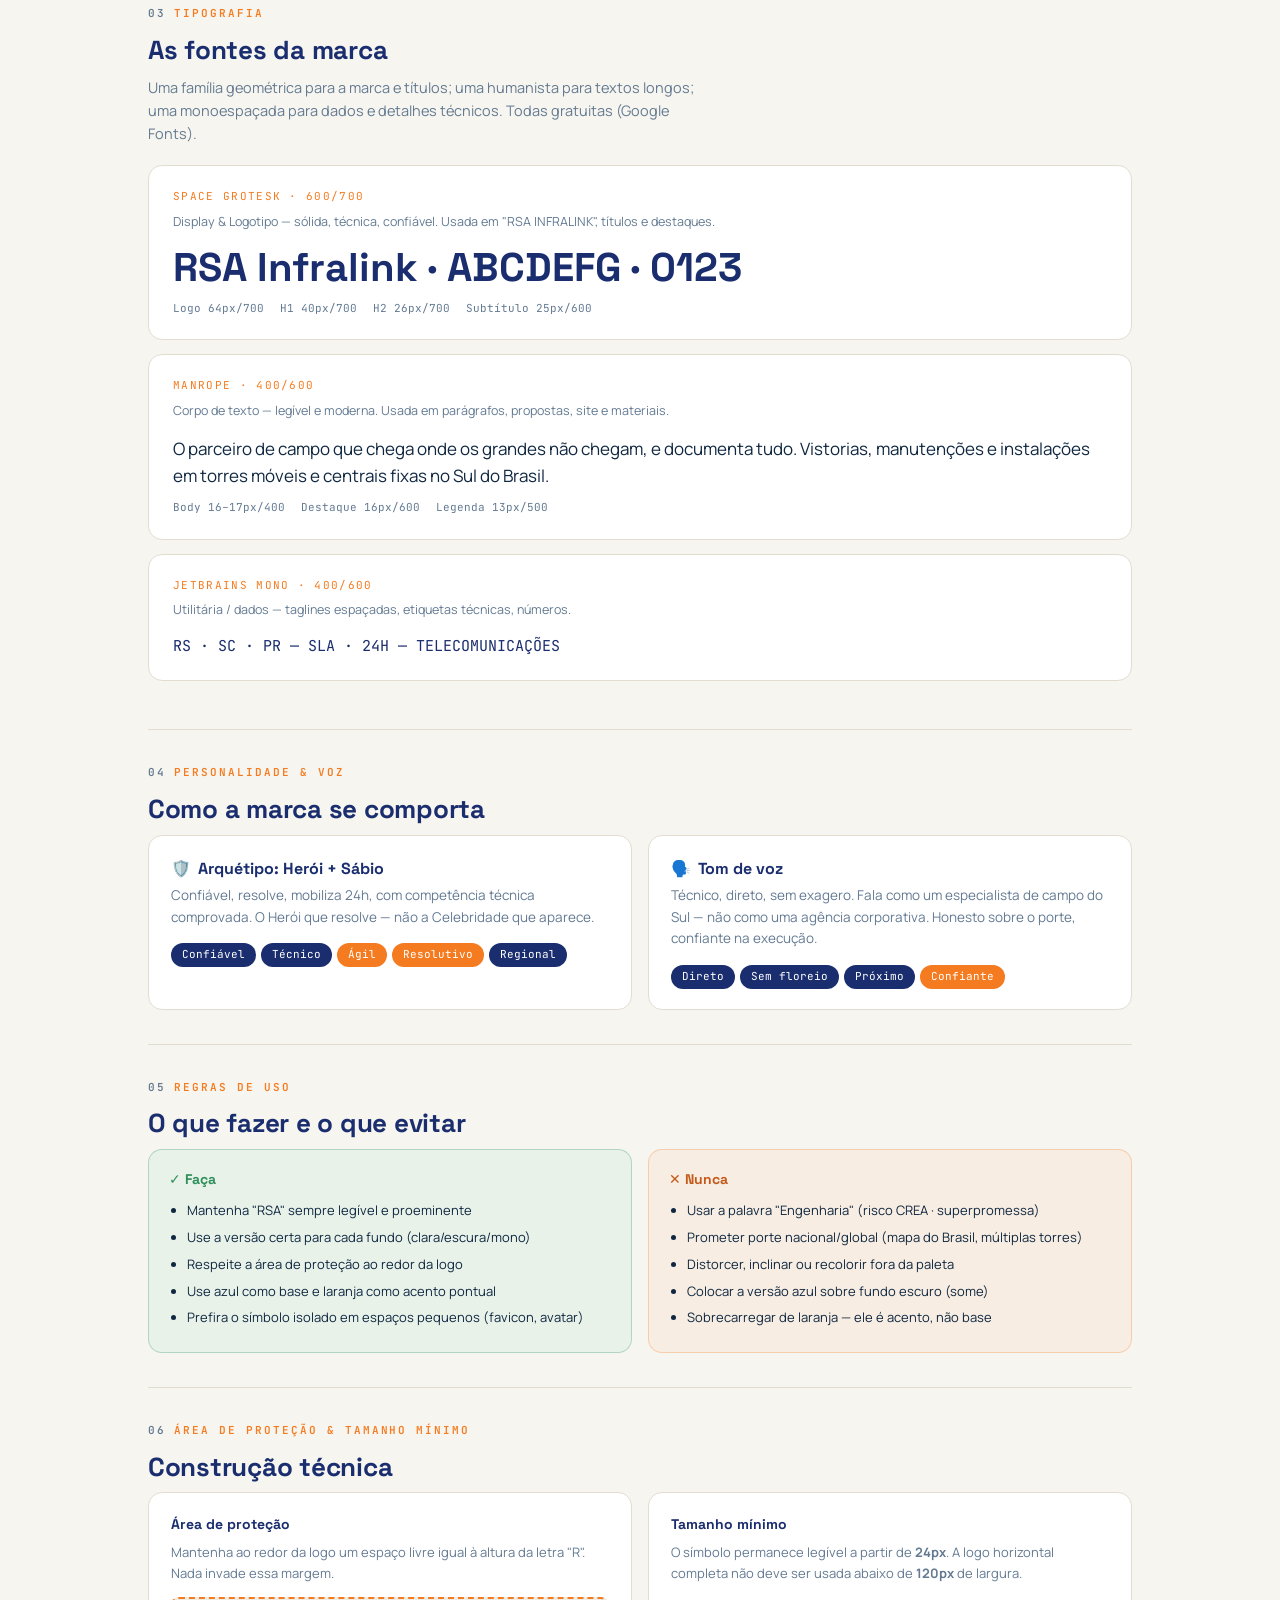
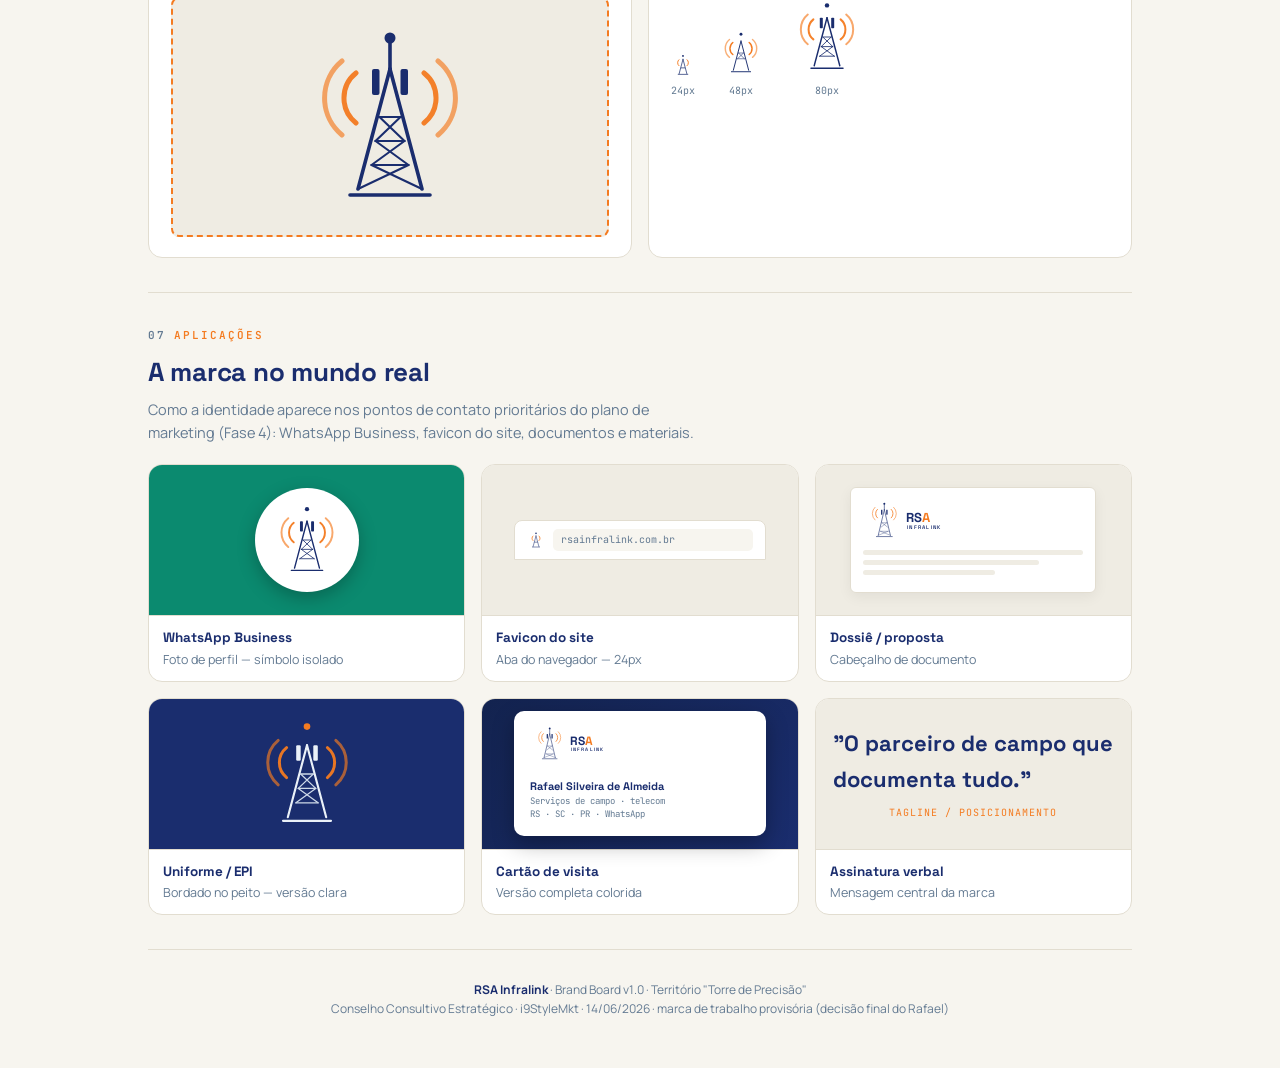
<file: arquivos-html/RSA-Infralink_BrandBoard.html>
<!DOCTYPE html>
<html lang="pt-BR">
<head>
<meta charset="utf-8">
<meta name="viewport" content="width=device-width, initial-scale=1">
<title>Brand Board · RSA Infralink — Torre de Precisão</title>
<link rel="preconnect" href="https://fonts.googleapis.com">
<link rel="preconnect" href="https://fonts.gstatic.com" crossorigin>
<link href="https://fonts.googleapis.com/css2?family=Space+Grotesk:wght@500;600;700&family=Manrope:wght@400;500;600;700&family=JetBrains+Mono:wght@400;600&display=swap" rel="stylesheet">
<style>
:root{
  --nv:#1a2d6e; --nv-deep:#0f2740; --bg-dark:#0a1c2e;
  --orange:#f47b20; --orange-soft:#ffb877;
  --cyan:#38d6c8; --ink:#eaf1f8; --muted:#92a8bf; --faint:#637a92;
  --paper:#f7f5ef; --paper2:#efece3; --line:#e2ddd0;
  --d-display:'Space Grotesk',system-ui,sans-serif;
  --d-body:'Manrope',system-ui,sans-serif;
  --d-mono:'JetBrains Mono',ui-monospace,monospace;
}
*{box-sizing:border-box}
body{margin:0;background:var(--paper);color:var(--nv-deep);font-family:var(--d-body);line-height:1.6;-webkit-font-smoothing:antialiased}
.sheet{max-width:1040px;margin:0 auto;padding:0 28px}

/* header */
.bhead{background:var(--nv);color:var(--ink);padding:38px 0 34px;margin-bottom:8px}
.bhead .sheet{display:flex;align-items:center;justify-content:space-between;gap:24px;flex-wrap:wrap}
.bhead .eyebrow{font-family:var(--d-mono);font-size:11.5px;letter-spacing:.24em;text-transform:uppercase;color:var(--orange-soft);font-weight:600}
.bhead h1{font-family:var(--d-display);font-weight:700;font-size:clamp(26px,4vw,40px);margin:8px 0 4px;letter-spacing:-.01em}
.bhead p{margin:0;color:var(--muted);font-size:14.5px;max-width:46ch}
.bhead .logo-chip{background:#fff;border-radius:14px;padding:14px 20px;flex:0 0 auto}
.bhead .logo-chip svg{display:block;width:230px;height:auto}

/* section */
section{padding:34px 0;border-bottom:1px solid var(--line)}
.tag{font-family:var(--d-mono);font-size:11px;letter-spacing:.18em;text-transform:uppercase;color:var(--orange);font-weight:600}
.tag .num{color:var(--faint);margin-right:8px}
h2{font-family:var(--d-display);font-weight:700;font-size:clamp(19px,3vw,26px);margin:7px 0 4px;letter-spacing:-.01em;color:var(--nv)}
.intro{color:var(--faint);max-width:62ch;margin:0 0 20px;font-size:14.5px}

/* logo showcase */
.logo-main{background:#fff;border:1px solid var(--line);border-radius:18px;padding:34px;display:flex;justify-content:center;align-items:center;box-shadow:0 16px 40px -28px rgba(26,45,110,.4)}
.logo-main svg{width:min(560px,100%);height:auto}

.logo-grid{display:grid;grid-template-columns:repeat(2,1fr);gap:16px;margin-top:16px}
.lg-cell{border:1px solid var(--line);border-radius:14px;padding:24px;display:flex;flex-direction:column;align-items:center;gap:14px;justify-content:center;min-height:170px}
.lg-cell.on-dark{background:var(--bg-dark);border-color:var(--nv-deep)}
.lg-cell.on-paper{background:var(--paper2)}
.lg-cell svg{width:100%;max-width:300px;height:auto}
.lg-cell.sym svg{max-width:120px}
.lg-label{font-family:var(--d-mono);font-size:10.5px;letter-spacing:.1em;text-transform:uppercase;color:var(--faint)}
.lg-cell.on-dark .lg-label{color:var(--muted)}

/* color palette */
.palette{display:grid;grid-template-columns:repeat(auto-fit,minmax(150px,1fr));gap:14px}
.swatch{border-radius:14px;overflow:hidden;border:1px solid var(--line);background:#fff}
.swatch .chip{height:96px;display:flex;align-items:flex-end;padding:10px}
.swatch .meta{padding:12px 14px}
.swatch .nm{font-family:var(--d-display);font-weight:600;font-size:14px}
.swatch .role{font-size:11.5px;color:var(--faint);margin:2px 0 8px}
.swatch .hex{font-family:var(--d-mono);font-size:12px;color:var(--nv);background:var(--paper2);padding:3px 8px;border-radius:6px;display:inline-block}
.swatch .pct{font-family:var(--d-mono);font-size:10px;color:#fff;opacity:.85}

/* typography */
.type-row{background:#fff;border:1px solid var(--line);border-radius:14px;padding:22px 24px;margin-bottom:14px}
.type-row .face{font-family:var(--d-mono);font-size:11px;color:var(--orange);letter-spacing:.12em;text-transform:uppercase;margin-bottom:6px}
.type-row .role{font-size:12.5px;color:var(--faint);margin-bottom:14px}
.type-display{font-family:var(--d-display);font-weight:700;font-size:40px;color:var(--nv);line-height:1.1}
.type-body{font-family:var(--d-body);font-size:17px;color:var(--nv-deep)}
.type-mono{font-family:var(--d-mono);font-size:15px;color:var(--nv)}
.type-scale{display:flex;flex-wrap:wrap;gap:6px 16px;margin-top:10px;font-family:var(--d-mono);font-size:11px;color:var(--faint)}

/* archetype / voice */
.two{display:grid;grid-template-columns:1fr 1fr;gap:16px}
.card{background:#fff;border:1px solid var(--line);border-radius:14px;padding:20px 22px}
.card h3{font-family:var(--d-display);font-size:16px;margin:0 0 4px;color:var(--nv)}
.card h3 .ic{margin-right:7px}
.card p{margin:0;font-size:13.5px;color:var(--faint)}
.pill{display:inline-block;font-family:var(--d-mono);font-size:11px;background:var(--nv);color:#fff;padding:3px 11px;border-radius:20px;margin:3px 5px 0 0}
.pill.or{background:var(--orange)}

/* do / dont */
.dd{display:grid;grid-template-columns:1fr 1fr;gap:16px}
.dd .box{border-radius:14px;padding:18px 20px;border:1px solid}
.dd .yes{background:rgba(52,211,153,.07);border-color:rgba(52,150,100,.3)}
.dd .no{background:rgba(244,123,32,.06);border-color:rgba(244,123,32,.28)}
.dd h4{margin:0 0 10px;font-family:var(--d-display);font-size:14px;display:flex;align-items:center;gap:8px}
.dd .yes h4{color:#2f8f5b}.dd .no h4{color:#c45a1a}
.dd ul{margin:0;padding-left:18px}
.dd li{font-size:13px;margin-bottom:6px;color:var(--nv-deep)}

/* applications */
.apps{display:grid;grid-template-columns:repeat(3,1fr);gap:16px}
.app{border:1px solid var(--line);border-radius:14px;overflow:hidden;background:#fff}
.app .canvas{height:150px;display:flex;align-items:center;justify-content:center;position:relative}
.app .label{padding:11px 14px;font-size:12.5px;color:var(--faint);border-top:1px solid var(--line)}
.app .label b{color:var(--nv);font-family:var(--d-display);display:block;font-size:13.5px;margin-bottom:1px}
/* whatsapp avatar */
.wa{background:#0b8a6f}
.wa .circle{width:104px;height:104px;border-radius:50%;background:#fff;display:flex;align-items:center;justify-content:center;box-shadow:0 6px 18px rgba(0,0,0,.25)}
.wa .circle svg{width:78px;height:78px}
/* favicon row */
.fav{background:var(--paper2);gap:14px}
.fav .browser{background:#fff;border:1px solid var(--line);border-radius:8px 8px 0 0;padding:8px 12px;display:flex;align-items:center;gap:8px;width:80%}
.fav .browser svg{width:18px;height:18px}
.fav .browser .url{font-family:var(--d-mono);font-size:10px;color:var(--faint);background:var(--paper);padding:3px 8px;border-radius:5px;flex:1}
/* doc header */
.doc{background:var(--paper2)}
.doc .paper{background:#fff;border:1px solid var(--line);border-radius:6px;width:78%;padding:12px;box-shadow:0 4px 14px rgba(0,0,0,.06)}
.doc .paper svg{width:130px;height:auto;display:block}
.doc .paper .lines{margin-top:10px}
.doc .paper .lines i{display:block;height:5px;background:var(--paper2);border-radius:3px;margin-bottom:5px}
.doc .paper .lines i:nth-child(2){width:80%}.doc .paper .lines i:nth-child(3){width:60%}
/* shirt */
.shirt{background:var(--nv)}
.shirt svg{width:120px;height:auto}
/* card business */
.bizcard{background:linear-gradient(135deg,#13234f,#1a2d6e)}
.bizcard .bc{width:80%;background:#fff;border-radius:10px;padding:14px 16px;box-shadow:0 8px 22px rgba(0,0,0,.3)}
.bizcard .bc svg{width:120px;height:auto}
.bizcard .bc .info{margin-top:8px;font-size:9px;color:var(--faint);font-family:var(--d-mono);line-height:1.5}
.bizcard .bc .info b{color:var(--nv);display:block;font-family:var(--d-display);font-size:11px}

/* clear space / sizing */
.specs{display:grid;grid-template-columns:1fr 1fr;gap:16px}
.spec{background:#fff;border:1px solid var(--line);border-radius:14px;padding:20px 22px}
.spec h4{margin:0 0 6px;font-family:var(--d-display);font-size:14px;color:var(--nv)}
.spec p{margin:0;font-size:13px;color:var(--faint)}
.clearbox{margin-top:14px;border:2px dashed var(--orange);border-radius:8px;padding:18px;display:flex;justify-content:center;background:var(--paper2)}
.clearbox svg{width:200px;height:auto}
.sizes{display:flex;align-items:flex-end;gap:22px;margin-top:14px;flex-wrap:wrap}
.sizes .s{display:flex;flex-direction:column;align-items:center;gap:6px}
.sizes .s svg{height:auto}
.sizes .s span{font-family:var(--d-mono);font-size:10px;color:var(--faint)}

footer{padding:30px 0 50px;color:var(--faint);font-size:12px;text-align:center}
footer b{color:var(--nv)}

@media(max-width:760px){
  .logo-grid,.two,.dd,.specs{grid-template-columns:1fr}
  .apps{grid-template-columns:1fr 1fr}
  .bhead .logo-chip{display:none}
}
@media print{
  body{background:#fff}
  section{break-inside:avoid}
  .bhead{-webkit-print-color-adjust:exact;print-color-adjust:exact}
}
</style>
</head>
<body>

<!-- HEADER -->
<header class="bhead">
  <div class="sheet">
    <div>
      <div class="eyebrow">Brand Board · v1.0 · 14/06/2026</div>
      <h1>RSA Infralink</h1>
      <p>Direção visual escolhida: <strong style="color:var(--orange-soft)">Torre de Precisão</strong>. Identidade de um especialista ágil e regional em serviços de campo para telecomunicações no Sul.</p>
    </div>
    <div class="logo-chip">
      <!-- LOGO A inline -->
      <svg viewBox="0 0 640 200" xmlns="http://www.w3.org/2000/svg" aria-label="RSA Infralink">
        <defs><style>
          .nv{fill:#1a2d6e}.or{fill:#f47b20}
          .nvline{stroke:#1a2d6e;stroke-width:3;fill:none;stroke-linecap:round;stroke-linejoin:round}
          .nvthin{stroke:#1a2d6e;stroke-width:1.7;fill:none;stroke-linecap:round}
          .orline{stroke:#f47b20;stroke-width:4.2;fill:none;stroke-linecap:round}
          .wRSA{font-family:'Space Grotesk',sans-serif;font-weight:700;font-size:64px;letter-spacing:-1px}
          .wINF{font-family:'Space Grotesk',sans-serif;font-weight:600;font-size:25.5px;letter-spacing:6.5px}
          .tg{font-family:'Space Grotesk',sans-serif;font-weight:500;font-size:11px;letter-spacing:4px;fill:#92a8bf}
        </style></defs>
        <g><path class="orline" d="M71 46 a28 28 0 0 0 0 42" opacity=".95"/><path class="orline" d="M59 36 a42 42 0 0 0 0 62" opacity=".68"/><path class="orline" d="M47 26 a56 56 0 0 0 0 82" opacity=".42"/><path class="orline" d="M139 46 a28 28 0 0 1 0 42" opacity=".95"/><path class="orline" d="M151 36 a42 42 0 0 1 0 62" opacity=".68"/><path class="orline" d="M163 26 a56 56 0 0 1 0 82" opacity=".42"/></g>
        <g><line class="nvline" x1="105" y1="20" x2="105" y2="48"/><circle class="nv" cx="105" cy="18" r="5"/><rect class="nv" x="89" y="48" width="6.5" height="24" rx="1.5"/><rect class="nv" x="114.5" y="48" width="6.5" height="24" rx="1.5"/><line class="nvline" x1="105" y1="48" x2="75" y2="174"/><line class="nvline" x1="105" y1="48" x2="135" y2="174"/><line class="nvthin" x1="99.5" y1="70" x2="110.5" y2="70"/><line class="nvthin" x1="96.5" y1="91" x2="113.5" y2="91"/><line class="nvthin" x1="93.3" y1="112" x2="116.7" y2="112"/><line class="nvthin" x1="89.8" y1="133" x2="120.2" y2="133"/><line class="nvthin" x1="86" y1="154" x2="124" y2="154"/><path class="nvthin" d="M99.5 70 L113.5 91 M110.5 70 L96.5 91"/><path class="nvthin" d="M96.5 91 L116.7 112 M113.5 91 L93.3 112"/><path class="nvthin" d="M93.3 112 L120.2 133 M116.7 112 L89.8 133"/><path class="nvthin" d="M89.8 133 L124 154 M120.2 133 L86 154"/><path class="nvthin" d="M86 154 L135 174 M124 154 L75 174"/><line class="nvline" x1="66" y1="180" x2="144" y2="180"/><line class="nvthin" x1="75" y1="174" x2="68" y2="180"/><line class="nvthin" x1="135" y1="174" x2="142" y2="180"/><line class="nvthin" x1="86" y1="174" x2="92" y2="180"/><line class="nvthin" x1="124" y1="174" x2="118" y2="180"/></g>
        <g><text x="214" y="109" class="wRSA"><tspan class="nv">RS</tspan><tspan class="or">A</tspan></text><text x="216" y="141" class="wINF nv">INFRALINK</text></g>
        <text x="217" y="167" class="tg">TELECOMUNICAÇÕES · RS · SC · PR</text>
      </svg>
    </div>
  </div>
</header>

<main class="sheet">

<!-- 1 · LOGO -->
<section>
  <div class="tag"><span class="num">01</span>Logotipo</div>
  <h2>A marca e suas versões</h2>
  <p class="intro">A logo combina a <strong>torre treliçada</strong> (precisão técnica, telecom inconfundível) com o lettermark <strong>RSA</strong> proeminente — o "A" em laranja é o acento de assinatura. Toda aplicação parte de uma destas quatro versões.</p>

  <div class="logo-main">
    <svg viewBox="0 0 640 200" xmlns="http://www.w3.org/2000/svg" aria-label="RSA Infralink logo principal">
      <defs><style>
        .nv{fill:#1a2d6e}.or{fill:#f47b20}
        .nvline{stroke:#1a2d6e;stroke-width:3;fill:none;stroke-linecap:round;stroke-linejoin:round}
        .nvthin{stroke:#1a2d6e;stroke-width:1.7;fill:none;stroke-linecap:round}
        .orline{stroke:#f47b20;stroke-width:4.2;fill:none;stroke-linecap:round}
        .wRSA{font-family:'Space Grotesk',sans-serif;font-weight:700;font-size:64px;letter-spacing:-1px}
        .wINF{font-family:'Space Grotesk',sans-serif;font-weight:600;font-size:25.5px;letter-spacing:6.5px}
        .tg{font-family:'Space Grotesk',sans-serif;font-weight:500;font-size:11px;letter-spacing:4px;fill:#92a8bf}
      </style></defs>
      <g><path class="orline" d="M71 46 a28 28 0 0 0 0 42" opacity=".95"/><path class="orline" d="M59 36 a42 42 0 0 0 0 62" opacity=".68"/><path class="orline" d="M47 26 a56 56 0 0 0 0 82" opacity=".42"/><path class="orline" d="M139 46 a28 28 0 0 1 0 42" opacity=".95"/><path class="orline" d="M151 36 a42 42 0 0 1 0 62" opacity=".68"/><path class="orline" d="M163 26 a56 56 0 0 1 0 82" opacity=".42"/></g>
      <g><line class="nvline" x1="105" y1="20" x2="105" y2="48"/><circle class="nv" cx="105" cy="18" r="5"/><rect class="nv" x="89" y="48" width="6.5" height="24" rx="1.5"/><rect class="nv" x="114.5" y="48" width="6.5" height="24" rx="1.5"/><line class="nvline" x1="105" y1="48" x2="75" y2="174"/><line class="nvline" x1="105" y1="48" x2="135" y2="174"/><line class="nvthin" x1="99.5" y1="70" x2="110.5" y2="70"/><line class="nvthin" x1="96.5" y1="91" x2="113.5" y2="91"/><line class="nvthin" x1="93.3" y1="112" x2="116.7" y2="112"/><line class="nvthin" x1="89.8" y1="133" x2="120.2" y2="133"/><line class="nvthin" x1="86" y1="154" x2="124" y2="154"/><path class="nvthin" d="M99.5 70 L113.5 91 M110.5 70 L96.5 91"/><path class="nvthin" d="M96.5 91 L116.7 112 M113.5 91 L93.3 112"/><path class="nvthin" d="M93.3 112 L120.2 133 M116.7 112 L89.8 133"/><path class="nvthin" d="M89.8 133 L124 154 M120.2 133 L86 154"/><path class="nvthin" d="M86 154 L135 174 M124 154 L75 174"/><line class="nvline" x1="66" y1="180" x2="144" y2="180"/><line class="nvthin" x1="75" y1="174" x2="68" y2="180"/><line class="nvthin" x1="135" y1="174" x2="142" y2="180"/><line class="nvthin" x1="86" y1="174" x2="92" y2="180"/><line class="nvthin" x1="124" y1="174" x2="118" y2="180"/></g>
      <g><text x="214" y="109" class="wRSA"><tspan class="nv">RS</tspan><tspan class="or">A</tspan></text><text x="216" y="141" class="wINF nv">INFRALINK</text></g>
      <text x="217" y="167" class="tg">TELECOMUNICAÇÕES · RS · SC · PR</text>
    </svg>
  </div>

  <div class="logo-grid">
    <div class="lg-cell on-paper">
      <svg viewBox="0 0 640 200" xmlns="http://www.w3.org/2000/svg" aria-label="versão monocromática">
        <defs><style>.m{fill:#1a2d6e}.ml{stroke:#1a2d6e;stroke-width:3;fill:none;stroke-linecap:round;stroke-linejoin:round}.mt{stroke:#1a2d6e;stroke-width:1.7;fill:none;stroke-linecap:round}.ms{stroke:#1a2d6e;stroke-width:4.2;fill:none;stroke-linecap:round}.wR{font-family:'Space Grotesk',sans-serif;font-weight:700;font-size:64px;letter-spacing:-1px;fill:#1a2d6e}.wI{font-family:'Space Grotesk',sans-serif;font-weight:600;font-size:25.5px;letter-spacing:6.5px;fill:#1a2d6e}.t2{font-family:'Space Grotesk',sans-serif;font-weight:500;font-size:11px;letter-spacing:4px;fill:#1a2d6e;opacity:.6}</style></defs>
        <g><path class="ms" d="M71 46 a28 28 0 0 0 0 42" opacity=".9"/><path class="ms" d="M59 36 a42 42 0 0 0 0 62" opacity=".6"/><path class="ms" d="M47 26 a56 56 0 0 0 0 82" opacity=".35"/><path class="ms" d="M139 46 a28 28 0 0 1 0 42" opacity=".9"/><path class="ms" d="M151 36 a42 42 0 0 1 0 62" opacity=".6"/><path class="ms" d="M163 26 a56 56 0 0 1 0 82" opacity=".35"/></g>
        <g><line class="ml" x1="105" y1="20" x2="105" y2="48"/><circle class="m" cx="105" cy="18" r="5"/><rect class="m" x="89" y="48" width="6.5" height="24" rx="1.5"/><rect class="m" x="114.5" y="48" width="6.5" height="24" rx="1.5"/><line class="ml" x1="105" y1="48" x2="75" y2="174"/><line class="ml" x1="105" y1="48" x2="135" y2="174"/><line class="mt" x1="99.5" y1="70" x2="110.5" y2="70"/><line class="mt" x1="96.5" y1="91" x2="113.5" y2="91"/><line class="mt" x1="93.3" y1="112" x2="116.7" y2="112"/><line class="mt" x1="89.8" y1="133" x2="120.2" y2="133"/><line class="mt" x1="86" y1="154" x2="124" y2="154"/><path class="mt" d="M99.5 70 L113.5 91 M110.5 70 L96.5 91"/><path class="mt" d="M96.5 91 L116.7 112 M113.5 91 L93.3 112"/><path class="mt" d="M93.3 112 L120.2 133 M116.7 112 L89.8 133"/><path class="mt" d="M89.8 133 L124 154 M120.2 133 L86 154"/><path class="mt" d="M86 154 L135 174 M124 154 L75 174"/><line class="ml" x1="66" y1="180" x2="144" y2="180"/><line class="mt" x1="75" y1="174" x2="68" y2="180"/><line class="mt" x1="135" y1="174" x2="142" y2="180"/><line class="mt" x1="86" y1="174" x2="92" y2="180"/><line class="mt" x1="124" y1="174" x2="118" y2="180"/></g>
        <g><text x="214" y="109" class="wR">RSA</text><text x="216" y="141" class="wI">INFRALINK</text></g>
        <text x="217" y="167" class="t2">TELECOMUNICAÇÕES · RS · SC · PR</text>
      </svg>
      <div class="lg-label">Monocromática · fundos claros / impressão</div>
    </div>

    <div class="lg-cell on-dark">
      <svg viewBox="0 0 640 200" xmlns="http://www.w3.org/2000/svg" aria-label="versão fundo escuro">
        <defs><style>.lt{fill:#eaf1f8}.dor{fill:#f47b20}.ltl{stroke:#eaf1f8;stroke-width:3;fill:none;stroke-linecap:round;stroke-linejoin:round}.ltt{stroke:#cdd9e8;stroke-width:1.7;fill:none;stroke-linecap:round}.orl{stroke:#f47b20;stroke-width:4.2;fill:none;stroke-linecap:round}.wRd{font-family:'Space Grotesk',sans-serif;font-weight:700;font-size:64px;letter-spacing:-1px}.wId{font-family:'Space Grotesk',sans-serif;font-weight:600;font-size:25.5px;letter-spacing:6.5px;fill:#eaf1f8}.tgd{font-family:'Space Grotesk',sans-serif;font-weight:500;font-size:11px;letter-spacing:4px;fill:#92a8bf}</style></defs>
        <g><path class="orl" d="M71 46 a28 28 0 0 0 0 42" opacity=".95"/><path class="orl" d="M59 36 a42 42 0 0 0 0 62" opacity=".68"/><path class="orl" d="M47 26 a56 56 0 0 0 0 82" opacity=".42"/><path class="orl" d="M139 46 a28 28 0 0 1 0 42" opacity=".95"/><path class="orl" d="M151 36 a42 42 0 0 1 0 62" opacity=".68"/><path class="orl" d="M163 26 a56 56 0 0 1 0 82" opacity=".42"/></g>
        <g><line class="ltl" x1="105" y1="20" x2="105" y2="48"/><circle class="dor" cx="105" cy="18" r="5"/><rect class="lt" x="89" y="48" width="6.5" height="24" rx="1.5"/><rect class="lt" x="114.5" y="48" width="6.5" height="24" rx="1.5"/><line class="ltl" x1="105" y1="48" x2="75" y2="174"/><line class="ltl" x1="105" y1="48" x2="135" y2="174"/><line class="ltt" x1="99.5" y1="70" x2="110.5" y2="70"/><line class="ltt" x1="96.5" y1="91" x2="113.5" y2="91"/><line class="ltt" x1="93.3" y1="112" x2="116.7" y2="112"/><line class="ltt" x1="89.8" y1="133" x2="120.2" y2="133"/><line class="ltt" x1="86" y1="154" x2="124" y2="154"/><path class="ltt" d="M99.5 70 L113.5 91 M110.5 70 L96.5 91"/><path class="ltt" d="M96.5 91 L116.7 112 M113.5 91 L93.3 112"/><path class="ltt" d="M93.3 112 L120.2 133 M116.7 112 L89.8 133"/><path class="ltt" d="M89.8 133 L124 154 M120.2 133 L86 154"/><path class="ltt" d="M86 154 L135 174 M124 154 L75 174"/><line class="ltl" x1="66" y1="180" x2="144" y2="180"/><line class="ltt" x1="75" y1="174" x2="68" y2="180"/><line class="ltt" x1="135" y1="174" x2="142" y2="180"/><line class="ltt" x1="86" y1="174" x2="92" y2="180"/><line class="ltt" x1="124" y1="174" x2="118" y2="180"/></g>
        <g><text x="214" y="109" class="wRd"><tspan class="lt">RS</tspan><tspan class="dor">A</tspan></text><text x="216" y="141" class="wId">INFRALINK</text></g>
        <text x="217" y="167" class="tgd">TELECOMUNICAÇÕES · RS · SC · PR</text>
      </svg>
      <div class="lg-label">Fundo escuro · dark mode / redes</div>
    </div>

    <div class="lg-cell sym on-paper">
      <svg viewBox="0 0 200 200" xmlns="http://www.w3.org/2000/svg" aria-label="símbolo isolado claro">
        <defs><style>.s1{fill:#1a2d6e}.sl{stroke:#1a2d6e;stroke-width:3.6;fill:none;stroke-linecap:round;stroke-linejoin:round}.st{stroke:#1a2d6e;stroke-width:2.1;fill:none;stroke-linecap:round}.so{stroke:#f47b20;stroke-width:5;fill:none;stroke-linecap:round}</style></defs>
        <g><path class="so" d="M66 56 a32 32 0 0 0 0 50" opacity=".95"/><path class="so" d="M52 44 a48 48 0 0 0 0 74" opacity=".66"/><path class="so" d="M38 32 a64 64 0 0 0 0 98" opacity=".4"/><path class="so" d="M134 56 a32 32 0 0 1 0 50" opacity=".95"/><path class="so" d="M148 44 a48 48 0 0 1 0 74" opacity=".66"/><path class="so" d="M162 32 a64 64 0 0 1 0 98" opacity=".4"/></g>
        <g><line class="sl" x1="100" y1="24" x2="100" y2="52"/><circle class="s1" cx="100" cy="21" r="5.5"/><rect class="s1" x="82" y="52" width="7.5" height="26" rx="2"/><rect class="s1" x="110.5" y="52" width="7.5" height="26" rx="2"/><line class="sl" x1="100" y1="52" x2="68" y2="172"/><line class="sl" x1="100" y1="52" x2="132" y2="172"/><line class="st" x1="93" y1="76" x2="107" y2="76"/><line class="st" x1="89.5" y1="100" x2="110.5" y2="100"/><line class="st" x1="85.5" y1="124" x2="114.5" y2="124"/><line class="st" x1="81.5" y1="148" x2="118.5" y2="148"/><path class="st" d="M93 76 L110.5 100 M107 76 L89.5 100"/><path class="st" d="M89.5 100 L114.5 124 M110.5 100 L85.5 124"/><path class="st" d="M85.5 124 L118.5 148 M114.5 124 L81.5 148"/><path class="st" d="M81.5 148 L132 172 M118.5 148 L68 172"/><line class="sl" x1="60" y1="178" x2="140" y2="178"/><line class="st" x1="68" y1="172" x2="61" y2="178"/><line class="st" x1="132" y1="172" x2="139" y2="178"/><line class="st" x1="81.5" y1="172" x2="88" y2="178"/><line class="st" x1="118.5" y1="172" x2="112" y2="178"/></g>
      </svg>
      <div class="lg-label">Símbolo · favicon / avatar</div>
    </div>

    <div class="lg-cell sym on-dark">
      <svg viewBox="0 0 200 200" xmlns="http://www.w3.org/2000/svg" aria-label="símbolo isolado escuro">
        <defs><style>.d1{fill:#eaf1f8}.dl{stroke:#eaf1f8;stroke-width:3.6;fill:none;stroke-linecap:round;stroke-linejoin:round}.dt{stroke:#cdd9e8;stroke-width:2.1;fill:none;stroke-linecap:round}.do2{stroke:#f47b20;stroke-width:5;fill:none;stroke-linecap:round}</style></defs>
        <g><path class="do2" d="M66 56 a32 32 0 0 0 0 50" opacity=".95"/><path class="do2" d="M52 44 a48 48 0 0 0 0 74" opacity=".66"/><path class="do2" d="M38 32 a64 64 0 0 0 0 98" opacity=".4"/><path class="do2" d="M134 56 a32 32 0 0 1 0 50" opacity=".95"/><path class="do2" d="M148 44 a48 48 0 0 1 0 74" opacity=".66"/><path class="do2" d="M162 32 a64 64 0 0 1 0 98" opacity=".4"/></g>
        <g><line class="dl" x1="100" y1="24" x2="100" y2="52"/><circle fill="#f47b20" cx="100" cy="21" r="5.5"/><rect class="d1" x="82" y="52" width="7.5" height="26" rx="2"/><rect class="d1" x="110.5" y="52" width="7.5" height="26" rx="2"/><line class="dl" x1="100" y1="52" x2="68" y2="172"/><line class="dl" x1="100" y1="52" x2="132" y2="172"/><line class="dt" x1="93" y1="76" x2="107" y2="76"/><line class="dt" x1="89.5" y1="100" x2="110.5" y2="100"/><line class="dt" x1="85.5" y1="124" x2="114.5" y2="124"/><line class="dt" x1="81.5" y1="148" x2="118.5" y2="148"/><path class="dt" d="M93 76 L110.5 100 M107 76 L89.5 100"/><path class="dt" d="M89.5 100 L114.5 124 M110.5 100 L85.5 124"/><path class="dt" d="M85.5 124 L118.5 148 M114.5 124 L81.5 148"/><path class="dt" d="M81.5 148 L132 172 M118.5 148 L68 172"/><line class="dl" x1="60" y1="178" x2="140" y2="178"/><line class="dt" x1="68" y1="172" x2="61" y2="178"/><line class="dt" x1="132" y1="172" x2="139" y2="178"/><line class="dt" x1="81.5" y1="172" x2="88" y2="178"/><line class="dt" x1="118.5" y1="172" x2="112" y2="178"/></g>
      </svg>
      <div class="lg-label">Símbolo invertido · app icon escuro</div>
    </div>
  </div>
</section>

<!-- 2 · PALETA -->
<section>
  <div class="tag"><span class="num">02</span>Paleta de cores</div>
  <h2>As cores da marca</h2>
  <p class="intro">Azul é a base institucional (confiança e técnica = <strong>Sábio</strong>). Laranja é a energia (sinal e mobilização = <strong>Herói</strong>). Os neutros sustentam textos e fundos.</p>
  <div class="palette">
    <div class="swatch"><div class="chip" style="background:#1a2d6e"><span class="pct">~70% de uso</span></div><div class="meta"><div class="nm">Azul Marinho Técnico</div><div class="role">Primária · torre, RSA, texto</div><span class="hex">#1a2d6e</span></div></div>
    <div class="swatch"><div class="chip" style="background:#f47b20"><span class="pct">~20% de uso</span></div><div class="meta"><div class="nm">Laranja Sinal</div><div class="role">Acento · ondas, destaque</div><span class="hex">#f47b20</span></div></div>
    <div class="swatch"><div class="chip" style="background:#38d6c8"><span class="pct" style="color:#0a1c2e">~5% · opcional</span></div><div class="meta"><div class="nm">Ciano Enlace</div><div class="role">Apoio · gradientes, web</div><span class="hex">#38d6c8</span></div></div>
    <div class="swatch"><div class="chip" style="background:#0a1c2e"><span class="pct">fundo dark</span></div><div class="meta"><div class="nm">Azul Profundo</div><div class="role">Fundo escuro da marca</div><span class="hex">#0a1c2e</span></div></div>
    <div class="swatch"><div class="chip" style="background:#92a8bf"><span class="pct">secundário</span></div><div class="meta"><div class="nm">Cinza Azulado</div><div class="role">Taglines, texto de apoio</div><span class="hex">#92a8bf</span></div></div>
    <div class="swatch"><div class="chip" style="background:#faf9f5;border-bottom:1px solid #e2ddd0"><span class="pct" style="color:#92a8bf">fundo claro</span></div><div class="meta"><div class="nm">Off-White</div><div class="role">Fundo claro, texto sobre escuro</div><span class="hex">#faf9f5</span></div></div>
  </div>
</section>

<!-- 3 · TIPOGRAFIA -->
<section>
  <div class="tag"><span class="num">03</span>Tipografia</div>
  <h2>As fontes da marca</h2>
  <p class="intro">Uma família geométrica para a marca e títulos; uma humanista para textos longos; uma monoespaçada para dados e detalhes técnicos. Todas gratuitas (Google Fonts).</p>

  <div class="type-row">
    <div class="face">Space Grotesk · 600/700</div>
    <div class="role">Display & Logotipo — sólida, técnica, confiável. Usada em "RSA INFRALINK", títulos e destaques.</div>
    <div class="type-display">RSA Infralink · ABCDEFG · 0123</div>
    <div class="type-scale"><span>Logo 64px/700</span><span>H1 40px/700</span><span>H2 26px/700</span><span>Subtítulo 25px/600</span></div>
  </div>

  <div class="type-row">
    <div class="face">Manrope · 400/600</div>
    <div class="role">Corpo de texto — legível e moderna. Usada em parágrafos, propostas, site e materiais.</div>
    <div class="type-body">O parceiro de campo que chega onde os grandes não chegam, e documenta tudo. Vistorias, manutenções e instalações em torres móveis e centrais fixas no Sul do Brasil.</div>
    <div class="type-scale"><span>Body 16–17px/400</span><span>Destaque 16px/600</span><span>Legenda 13px/500</span></div>
  </div>

  <div class="type-row">
    <div class="face">JetBrains Mono · 400/600</div>
    <div class="role">Utilitária / dados — taglines espaçadas, etiquetas técnicas, números.</div>
    <div class="type-mono">RS · SC · PR — SLA · 24H — TELECOMUNICAÇÕES</div>
  </div>
</section>

<!-- 4 · PERSONALIDADE -->
<section>
  <div class="tag"><span class="num">04</span>Personalidade & Voz</div>
  <h2>Como a marca se comporta</h2>
  <div class="two">
    <div class="card">
      <h3><span class="ic">🛡️</span>Arquétipo: Herói + Sábio</h3>
      <p>Confiável, resolve, mobiliza 24h, com competência técnica comprovada. O Herói que resolve — não a Celebridade que aparece.</p>
      <div style="margin-top:12px">
        <span class="pill">Confiável</span><span class="pill">Técnico</span><span class="pill or">Ágil</span><span class="pill or">Resolutivo</span><span class="pill">Regional</span>
      </div>
    </div>
    <div class="card">
      <h3><span class="ic">🗣️</span>Tom de voz</h3>
      <p>Técnico, direto, sem exagero. Fala como um especialista de campo do Sul — não como uma agência corporativa. Honesto sobre o porte, confiante na execução.</p>
      <div style="margin-top:12px">
        <span class="pill">Direto</span><span class="pill">Sem floreio</span><span class="pill">Próximo</span><span class="pill or">Confiante</span>
      </div>
    </div>
  </div>
</section>

<!-- 5 · USO -->
<section>
  <div class="tag"><span class="num">05</span>Regras de uso</div>
  <h2>O que fazer e o que evitar</h2>
  <div class="dd">
    <div class="box yes">
      <h4>✓ Faça</h4>
      <ul>
        <li>Mantenha "RSA" sempre legível e proeminente</li>
        <li>Use a versão certa para cada fundo (clara/escura/mono)</li>
        <li>Respeite a área de proteção ao redor da logo</li>
        <li>Use azul como base e laranja como acento pontual</li>
        <li>Prefira o símbolo isolado em espaços pequenos (favicon, avatar)</li>
      </ul>
    </div>
    <div class="box no">
      <h4>✕ Nunca</h4>
      <ul>
        <li>Usar a palavra "Engenharia" (risco CREA · superpromessa)</li>
        <li>Prometer porte nacional/global (mapa do Brasil, múltiplas torres)</li>
        <li>Distorcer, inclinar ou recolorir fora da paleta</li>
        <li>Colocar a versão azul sobre fundo escuro (some)</li>
        <li>Sobrecarregar de laranja — ele é acento, não base</li>
      </ul>
    </div>
  </div>
</section>

<!-- 6 · CONSTRUÇÃO -->
<section>
  <div class="tag"><span class="num">06</span>Área de proteção & tamanho mínimo</div>
  <h2>Construção técnica</h2>
  <div class="specs">
    <div class="spec">
      <h4>Área de proteção</h4>
      <p>Mantenha ao redor da logo um espaço livre igual à altura da letra "R". Nada invade essa margem.</p>
      <div class="clearbox">
        <svg viewBox="0 0 200 200" xmlns="http://www.w3.org/2000/svg" aria-label="área de proteção">
          <defs><style>.p1{fill:#1a2d6e}.pl{stroke:#1a2d6e;stroke-width:3.6;fill:none;stroke-linecap:round;stroke-linejoin:round}.pt{stroke:#1a2d6e;stroke-width:2.1;fill:none;stroke-linecap:round}.po{stroke:#f47b20;stroke-width:5;fill:none;stroke-linecap:round}</style></defs>
          <g><path class="po" d="M66 56 a32 32 0 0 0 0 50" opacity=".95"/><path class="po" d="M52 44 a48 48 0 0 0 0 74" opacity=".66"/><path class="po" d="M134 56 a32 32 0 0 1 0 50" opacity=".95"/><path class="po" d="M148 44 a48 48 0 0 1 0 74" opacity=".66"/></g>
          <g><line class="pl" x1="100" y1="24" x2="100" y2="52"/><circle class="p1" cx="100" cy="21" r="5.5"/><rect class="p1" x="82" y="52" width="7.5" height="26" rx="2"/><rect class="p1" x="110.5" y="52" width="7.5" height="26" rx="2"/><line class="pl" x1="100" y1="52" x2="68" y2="172"/><line class="pl" x1="100" y1="52" x2="132" y2="172"/><line class="pt" x1="89.5" y1="100" x2="110.5" y2="100"/><line class="pt" x1="85.5" y1="124" x2="114.5" y2="124"/><line class="pt" x1="81.5" y1="148" x2="118.5" y2="148"/><path class="pt" d="M89.5 100 L114.5 124 M110.5 100 L85.5 124"/><path class="pt" d="M85.5 124 L118.5 148 M114.5 124 L81.5 148"/><path class="pt" d="M81.5 148 L132 172 M118.5 148 L68 172"/><line class="pl" x1="60" y1="178" x2="140" y2="178"/></g>
        </svg>
      </div>
    </div>
    <div class="spec">
      <h4>Tamanho mínimo</h4>
      <p>O símbolo permanece legível a partir de <strong>24px</strong>. A logo horizontal completa não deve ser usada abaixo de <strong>120px</strong> de largura.</p>
      <div class="sizes">
        <div class="s">
          <svg width="24" height="24" viewBox="0 0 200 200" xmlns="http://www.w3.org/2000/svg"><defs><style>.x1{fill:#1a2d6e}.xl{stroke:#1a2d6e;stroke-width:6;fill:none;stroke-linecap:round}.xo{stroke:#f47b20;stroke-width:8;fill:none;stroke-linecap:round}</style></defs><g><path class="xo" d="M66 56 a32 32 0 0 0 0 50"/><path class="xo" d="M134 56 a32 32 0 0 1 0 50"/></g><g><circle class="x1" cx="100" cy="24" r="8"/><line class="xl" x1="100" y1="52" x2="68" y2="172"/><line class="xl" x1="100" y1="52" x2="132" y2="172"/><line class="xl" x1="85" y1="124" x2="115" y2="124"/><line class="xl" x1="60" y1="178" x2="140" y2="178"/></g></svg>
          <span>24px</span>
        </div>
        <div class="s">
          <svg width="48" height="48" viewBox="0 0 200 200" xmlns="http://www.w3.org/2000/svg"><defs><style>.y1{fill:#1a2d6e}.yl{stroke:#1a2d6e;stroke-width:4;fill:none;stroke-linecap:round}.yt{stroke:#1a2d6e;stroke-width:2.4;fill:none;stroke-linecap:round}.yo{stroke:#f47b20;stroke-width:6;fill:none;stroke-linecap:round}</style></defs><g><path class="yo" d="M66 56 a32 32 0 0 0 0 50"/><path class="yo" d="M52 44 a48 48 0 0 0 0 74" opacity=".6"/><path class="yo" d="M134 56 a32 32 0 0 1 0 50"/><path class="yo" d="M148 44 a48 48 0 0 1 0 74" opacity=".6"/></g><g><circle class="y1" cx="100" cy="22" r="6"/><line class="yl" x1="100" y1="50" x2="68" y2="172"/><line class="yl" x1="100" y1="50" x2="132" y2="172"/><line class="yt" x1="89.5" y1="100" x2="110.5" y2="100"/><line class="yt" x1="85.5" y1="124" x2="114.5" y2="124"/><path class="yt" d="M89.5 100 L114.5 124 M110.5 100 L85.5 124"/><line class="yl" x1="60" y1="178" x2="140" y2="178"/></g></svg>
          <span>48px</span>
        </div>
        <div class="s">
          <svg width="80" height="80" viewBox="0 0 200 200" xmlns="http://www.w3.org/2000/svg"><defs><style>.z1{fill:#1a2d6e}.zl{stroke:#1a2d6e;stroke-width:3.6;fill:none;stroke-linecap:round}.zt{stroke:#1a2d6e;stroke-width:2.1;fill:none;stroke-linecap:round}.zo{stroke:#f47b20;stroke-width:5;fill:none;stroke-linecap:round}</style></defs><g><path class="zo" d="M66 56 a32 32 0 0 0 0 50" opacity=".95"/><path class="zo" d="M52 44 a48 48 0 0 0 0 74" opacity=".66"/><path class="zo" d="M134 56 a32 32 0 0 1 0 50" opacity=".95"/><path class="zo" d="M148 44 a48 48 0 0 1 0 74" opacity=".66"/></g><g><circle class="z1" cx="100" cy="21" r="5.5"/><rect class="z1" x="82" y="52" width="7.5" height="26" rx="2"/><rect class="z1" x="110.5" y="52" width="7.5" height="26" rx="2"/><line class="zl" x1="100" y1="52" x2="68" y2="172"/><line class="zl" x1="100" y1="52" x2="132" y2="172"/><line class="zt" x1="89.5" y1="100" x2="110.5" y2="100"/><line class="zt" x1="85.5" y1="124" x2="114.5" y2="124"/><line class="zt" x1="81.5" y1="148" x2="118.5" y2="148"/><path class="zt" d="M89.5 100 L114.5 124 M110.5 100 L85.5 124"/><path class="zt" d="M85.5 124 L118.5 148 M114.5 124 L81.5 148"/><line class="zl" x1="60" y1="178" x2="140" y2="178"/></g></svg>
          <span>80px</span>
        </div>
      </div>
    </div>
  </div>
</section>

<!-- 7 · APLICAÇÕES -->
<section>
  <div class="tag"><span class="num">07</span>Aplicações</div>
  <h2>A marca no mundo real</h2>
  <p class="intro">Como a identidade aparece nos pontos de contato prioritários do plano de marketing (Fase 4): WhatsApp Business, favicon do site, documentos e materiais.</p>
  <div class="apps">
    <div class="app">
      <div class="canvas wa">
        <div class="circle">
          <svg viewBox="0 0 200 200" xmlns="http://www.w3.org/2000/svg"><defs><style>.w1{fill:#1a2d6e}.wl{stroke:#1a2d6e;stroke-width:3.6;fill:none;stroke-linecap:round}.wt{stroke:#1a2d6e;stroke-width:2.1;fill:none;stroke-linecap:round}.wo{stroke:#f47b20;stroke-width:5;fill:none;stroke-linecap:round}</style></defs><g><path class="wo" d="M66 56 a32 32 0 0 0 0 50" opacity=".95"/><path class="wo" d="M52 44 a48 48 0 0 0 0 74" opacity=".66"/><path class="wo" d="M134 56 a32 32 0 0 1 0 50" opacity=".95"/><path class="wo" d="M148 44 a48 48 0 0 1 0 74" opacity=".66"/></g><g><circle class="w1" cx="100" cy="21" r="5.5"/><rect class="w1" x="82" y="52" width="7.5" height="26" rx="2"/><rect class="w1" x="110.5" y="52" width="7.5" height="26" rx="2"/><line class="wl" x1="100" y1="52" x2="68" y2="172"/><line class="wl" x1="100" y1="52" x2="132" y2="172"/><line class="wt" x1="89.5" y1="100" x2="110.5" y2="100"/><line class="wt" x1="85.5" y1="124" x2="114.5" y2="124"/><line class="wt" x1="81.5" y1="148" x2="118.5" y2="148"/><path class="wt" d="M89.5 100 L114.5 124 M110.5 100 L85.5 124"/><path class="wt" d="M85.5 124 L118.5 148 M114.5 124 L81.5 148"/><line class="wl" x1="60" y1="178" x2="140" y2="178"/></g></svg>
        </div>
      </div>
      <div class="label"><b>WhatsApp Business</b>Foto de perfil — símbolo isolado</div>
    </div>

    <div class="app">
      <div class="canvas fav">
        <div class="browser">
          <svg viewBox="0 0 200 200" xmlns="http://www.w3.org/2000/svg"><defs><style>.f1{fill:#1a2d6e}.fl{stroke:#1a2d6e;stroke-width:6;fill:none;stroke-linecap:round}.fo{stroke:#f47b20;stroke-width:9;fill:none;stroke-linecap:round}</style></defs><g><path class="fo" d="M66 56 a32 32 0 0 0 0 50"/><path class="fo" d="M134 56 a32 32 0 0 1 0 50"/></g><g><circle class="f1" cx="100" cy="26" r="9"/><line class="fl" x1="100" y1="54" x2="68" y2="172"/><line class="fl" x1="100" y1="54" x2="132" y2="172"/><line class="fl" x1="85" y1="124" x2="115" y2="124"/><line class="fl" x1="60" y1="178" x2="140" y2="178"/></g></svg>
          <span class="url">rsainfralink.com.br</span>
        </div>
      </div>
      <div class="label"><b>Favicon do site</b>Aba do navegador — 24px</div>
    </div>

    <div class="app">
      <div class="canvas doc">
        <div class="paper">
          <svg viewBox="0 0 640 200" xmlns="http://www.w3.org/2000/svg"><defs><style>.dn{fill:#1a2d6e}.dor3{fill:#f47b20}.dnl{stroke:#1a2d6e;stroke-width:3;fill:none;stroke-linecap:round}.dnt{stroke:#1a2d6e;stroke-width:1.7;fill:none;stroke-linecap:round}.dol{stroke:#f47b20;stroke-width:4.2;fill:none;stroke-linecap:round}.dwR{font-family:'Space Grotesk',sans-serif;font-weight:700;font-size:64px;letter-spacing:-1px}.dwI{font-family:'Space Grotesk',sans-serif;font-weight:600;font-size:25.5px;letter-spacing:6.5px;fill:#1a2d6e}</style></defs><g><path class="dol" d="M71 46 a28 28 0 0 0 0 42" opacity=".95"/><path class="dol" d="M59 36 a42 42 0 0 0 0 62" opacity=".68"/><path class="dol" d="M139 46 a28 28 0 0 1 0 42" opacity=".95"/><path class="dol" d="M151 36 a42 42 0 0 1 0 62" opacity=".68"/></g><g><circle class="dn" cx="105" cy="18" r="5"/><line class="dnl" x1="105" y1="20" x2="105" y2="48"/><rect class="dn" x="89" y="48" width="6.5" height="24" rx="1.5"/><rect class="dn" x="114.5" y="48" width="6.5" height="24" rx="1.5"/><line class="dnl" x1="105" y1="48" x2="75" y2="174"/><line class="dnl" x1="105" y1="48" x2="135" y2="174"/><line class="dnt" x1="93.3" y1="112" x2="116.7" y2="112"/><line class="dnt" x1="86" y1="154" x2="124" y2="154"/><path class="dnt" d="M93.3 112 L120.2 133 M116.7 112 L89.8 133"/><path class="dnt" d="M86 154 L135 174 M124 154 L75 174"/><line class="dnl" x1="66" y1="180" x2="144" y2="180"/></g><g><text x="214" y="109" class="dwR"><tspan class="dn">RS</tspan><tspan class="dor3">A</tspan></text><text x="216" y="141" class="dwI">INFRALINK</text></g></svg>
          <div class="lines"><i></i><i></i><i></i></div>
        </div>
      </div>
      <div class="label"><b>Dossiê / proposta</b>Cabeçalho de documento</div>
    </div>

    <div class="app">
      <div class="canvas shirt">
        <svg viewBox="0 0 200 200" xmlns="http://www.w3.org/2000/svg"><defs><style>.t1{fill:#eaf1f8}.tl{stroke:#eaf1f8;stroke-width:3.6;fill:none;stroke-linecap:round}.tt{stroke:#cdd9e8;stroke-width:2.1;fill:none;stroke-linecap:round}.to{stroke:#f47b20;stroke-width:5;fill:none;stroke-linecap:round}</style></defs><g><path class="to" d="M66 56 a32 32 0 0 0 0 50" opacity=".95"/><path class="to" d="M52 44 a48 48 0 0 0 0 74" opacity=".66"/><path class="to" d="M134 56 a32 32 0 0 1 0 50" opacity=".95"/><path class="to" d="M148 44 a48 48 0 0 1 0 74" opacity=".66"/></g><g><circle fill="#f47b20" cx="100" cy="21" r="5.5"/><rect class="t1" x="82" y="52" width="7.5" height="26" rx="2"/><rect class="t1" x="110.5" y="52" width="7.5" height="26" rx="2"/><line class="tl" x1="100" y1="52" x2="68" y2="172"/><line class="tl" x1="100" y1="52" x2="132" y2="172"/><line class="tt" x1="89.5" y1="100" x2="110.5" y2="100"/><line class="tt" x1="85.5" y1="124" x2="114.5" y2="124"/><line class="tt" x1="81.5" y1="148" x2="118.5" y2="148"/><path class="tt" d="M89.5 100 L114.5 124 M110.5 100 L85.5 124"/><path class="tt" d="M85.5 124 L118.5 148 M114.5 124 L81.5 148"/><line class="tl" x1="60" y1="178" x2="140" y2="178"/></g></svg>
      </div>
      <div class="label"><b>Uniforme / EPI</b>Bordado no peito — versão clara</div>
    </div>

    <div class="app">
      <div class="canvas bizcard">
        <div class="bc">
          <svg viewBox="0 0 640 200" xmlns="http://www.w3.org/2000/svg"><defs><style>.cn{fill:#1a2d6e}.cor{fill:#f47b20}.cnl{stroke:#1a2d6e;stroke-width:3;fill:none;stroke-linecap:round}.cnt{stroke:#1a2d6e;stroke-width:1.7;fill:none;stroke-linecap:round}.col{stroke:#f47b20;stroke-width:4.2;fill:none;stroke-linecap:round}.cwR{font-family:'Space Grotesk',sans-serif;font-weight:700;font-size:64px;letter-spacing:-1px}.cwI{font-family:'Space Grotesk',sans-serif;font-weight:600;font-size:25.5px;letter-spacing:6.5px;fill:#1a2d6e}</style></defs><g><path class="col" d="M71 46 a28 28 0 0 0 0 42" opacity=".95"/><path class="col" d="M139 46 a28 28 0 0 1 0 42" opacity=".95"/><path class="col" d="M59 36 a42 42 0 0 0 0 62" opacity=".68"/><path class="col" d="M151 36 a42 42 0 0 1 0 62" opacity=".68"/></g><g><circle class="cn" cx="105" cy="18" r="5"/><line class="cnl" x1="105" y1="20" x2="105" y2="48"/><rect class="cn" x="89" y="48" width="6.5" height="24" rx="1.5"/><rect class="cn" x="114.5" y="48" width="6.5" height="24" rx="1.5"/><line class="cnl" x1="105" y1="48" x2="75" y2="174"/><line class="cnl" x1="105" y1="48" x2="135" y2="174"/><line class="cnt" x1="93.3" y1="112" x2="116.7" y2="112"/><line class="cnt" x1="86" y1="154" x2="124" y2="154"/><path class="cnt" d="M93.3 112 L120.2 133 M116.7 112 L89.8 133"/><path class="cnt" d="M86 154 L135 174 M124 154 L75 174"/><line class="cnl" x1="66" y1="180" x2="144" y2="180"/></g><g><text x="214" y="109" class="cwR"><tspan class="cn">RS</tspan><tspan class="cor">A</tspan></text><text x="216" y="141" class="cwI">INFRALINK</text></g></svg>
          <div class="info"><b>Rafael Silveira de Almeida</b>Serviços de campo · telecom<br>RS · SC · PR · WhatsApp</div>
        </div>
      </div>
      <div class="label"><b>Cartão de visita</b>Versão completa colorida</div>
    </div>

    <div class="app">
      <div class="canvas" style="background:var(--paper2);flex-direction:column;gap:8px">
        <div style="font-family:var(--d-display);font-weight:700;font-size:22px;color:var(--nv)">"O parceiro de campo que<br>documenta tudo."</div>
        <div style="font-family:var(--d-mono);font-size:10px;color:var(--orange);letter-spacing:.1em">TAGLINE / POSICIONAMENTO</div>
      </div>
      <div class="label"><b>Assinatura verbal</b>Mensagem central da marca</div>
    </div>
  </div>
</section>

<footer>
  <b>RSA Infralink</b> · Brand Board v1.0 · Território "Torre de Precisão"<br>
  Conselho Consultivo Estratégico · i9StyleMkt · 14/06/2026 · marca de trabalho provisória (decisão final do Rafael)
</footer>

</main>
</body>
</html>
</file>
